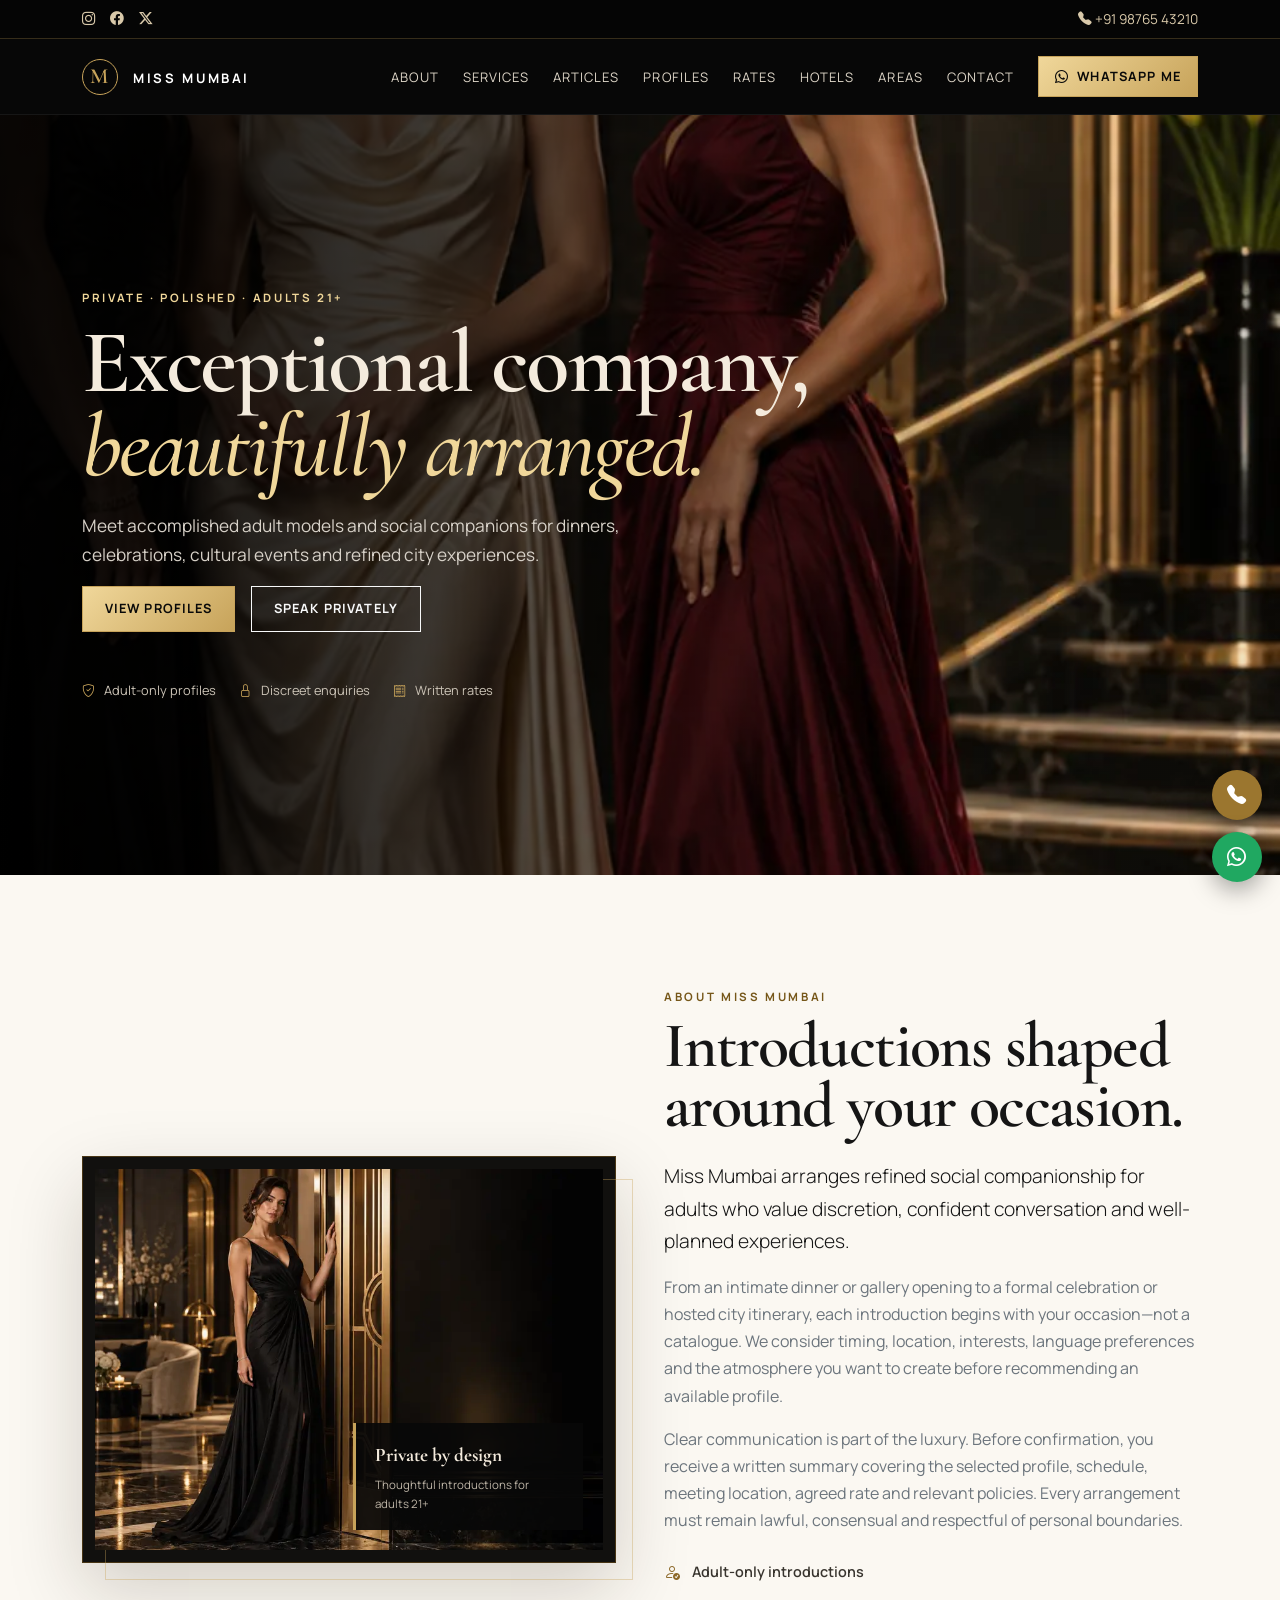
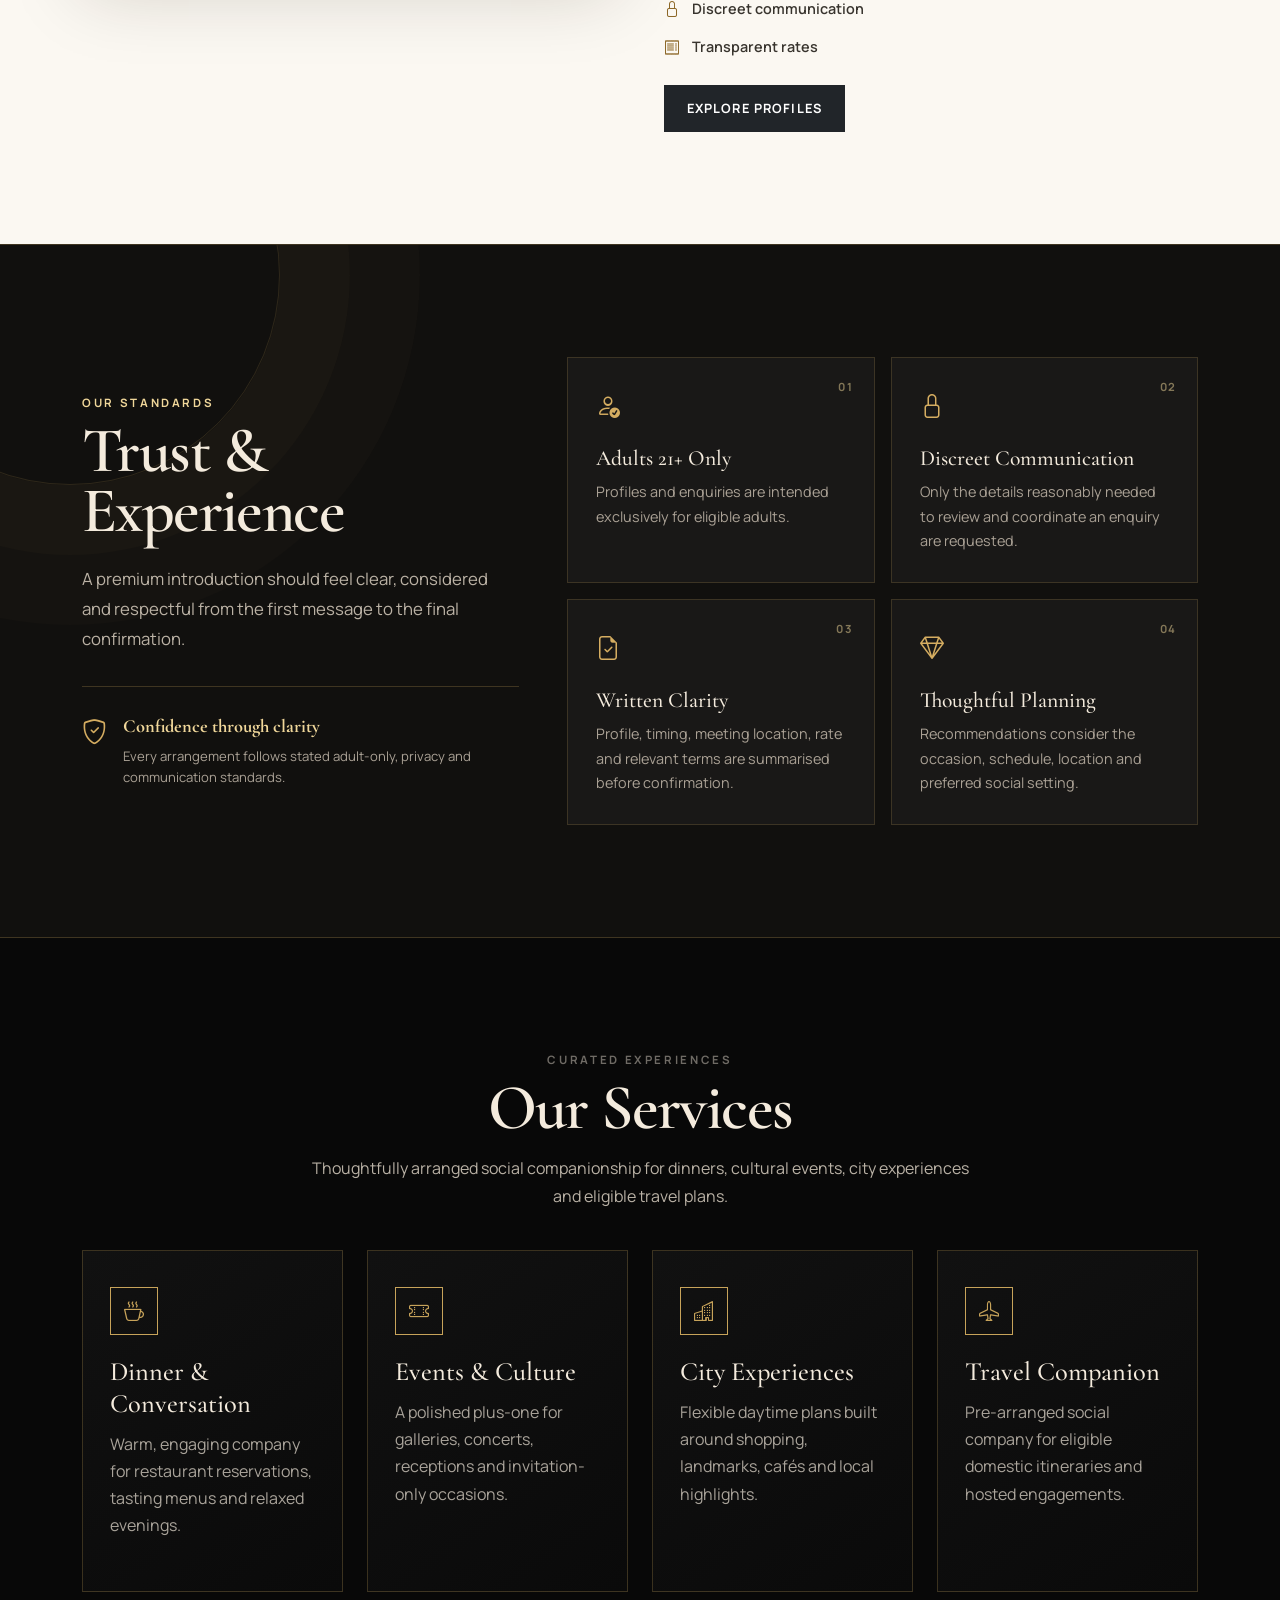
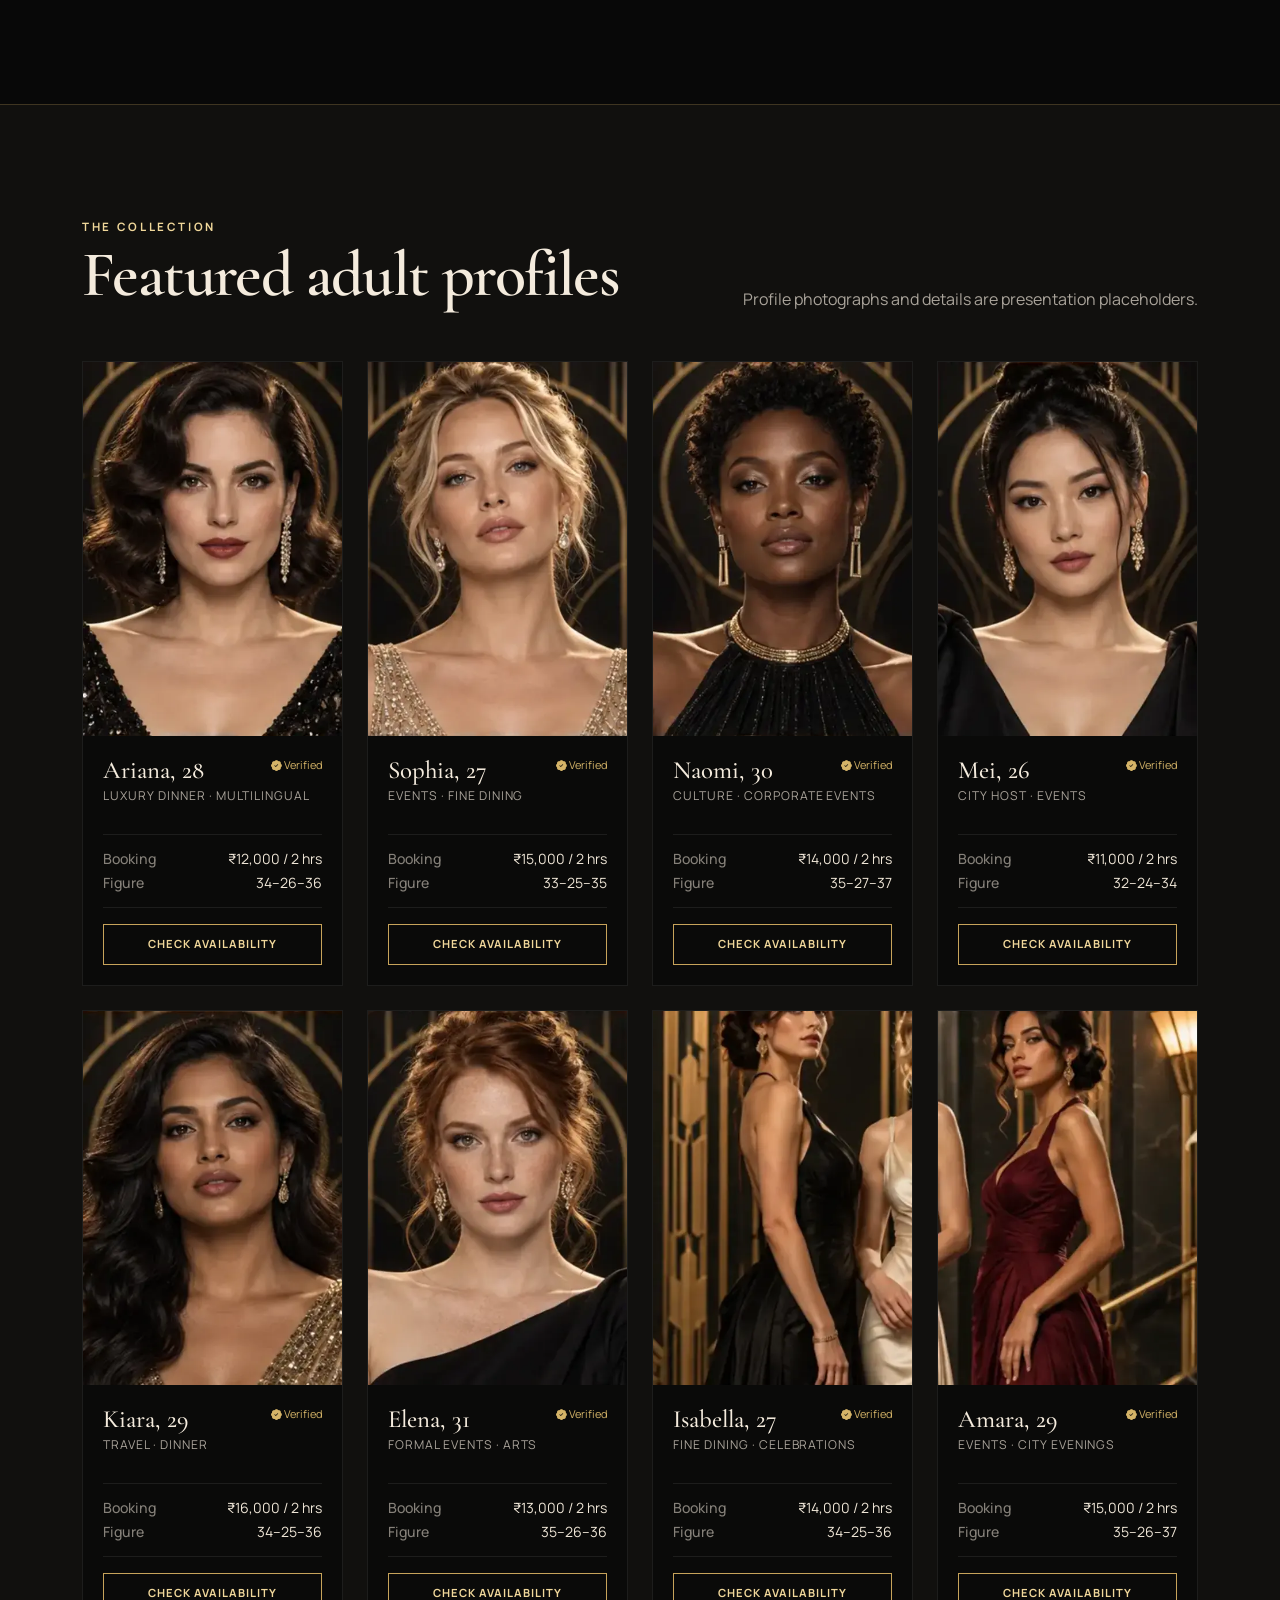
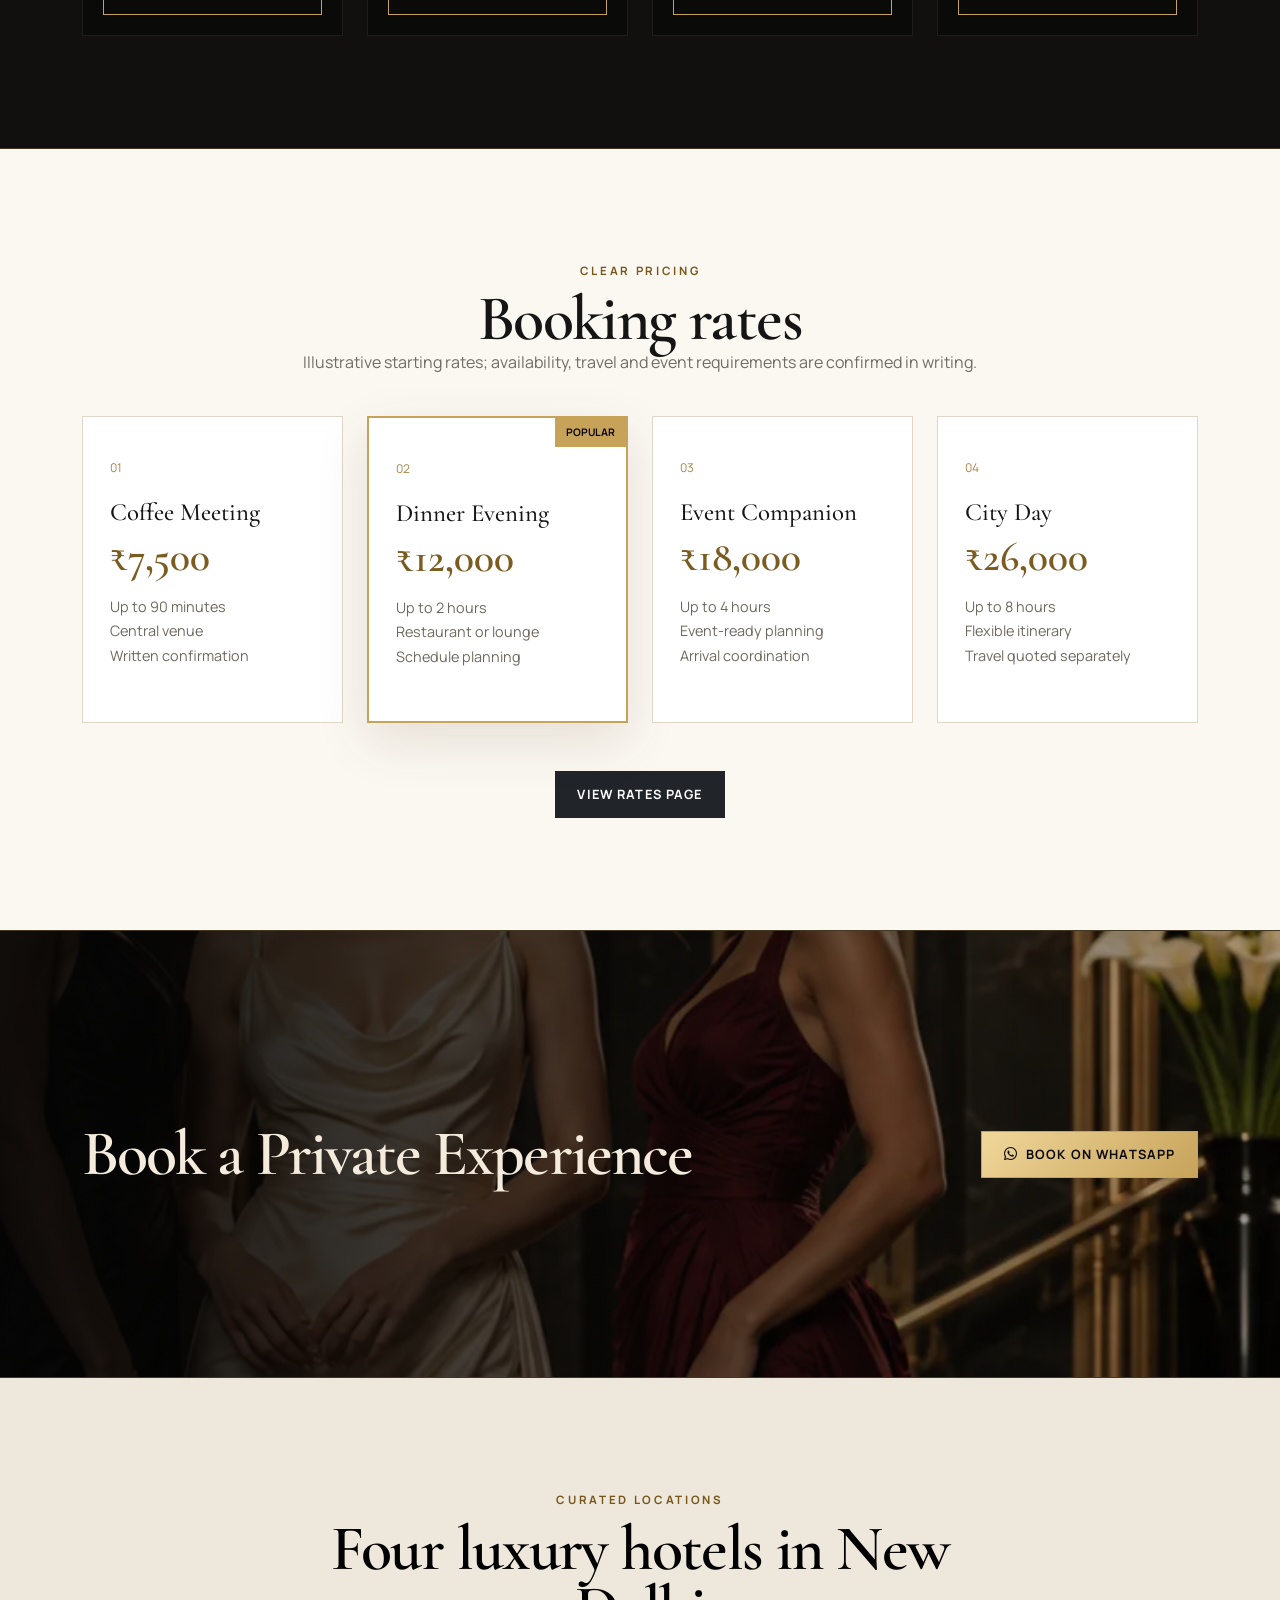
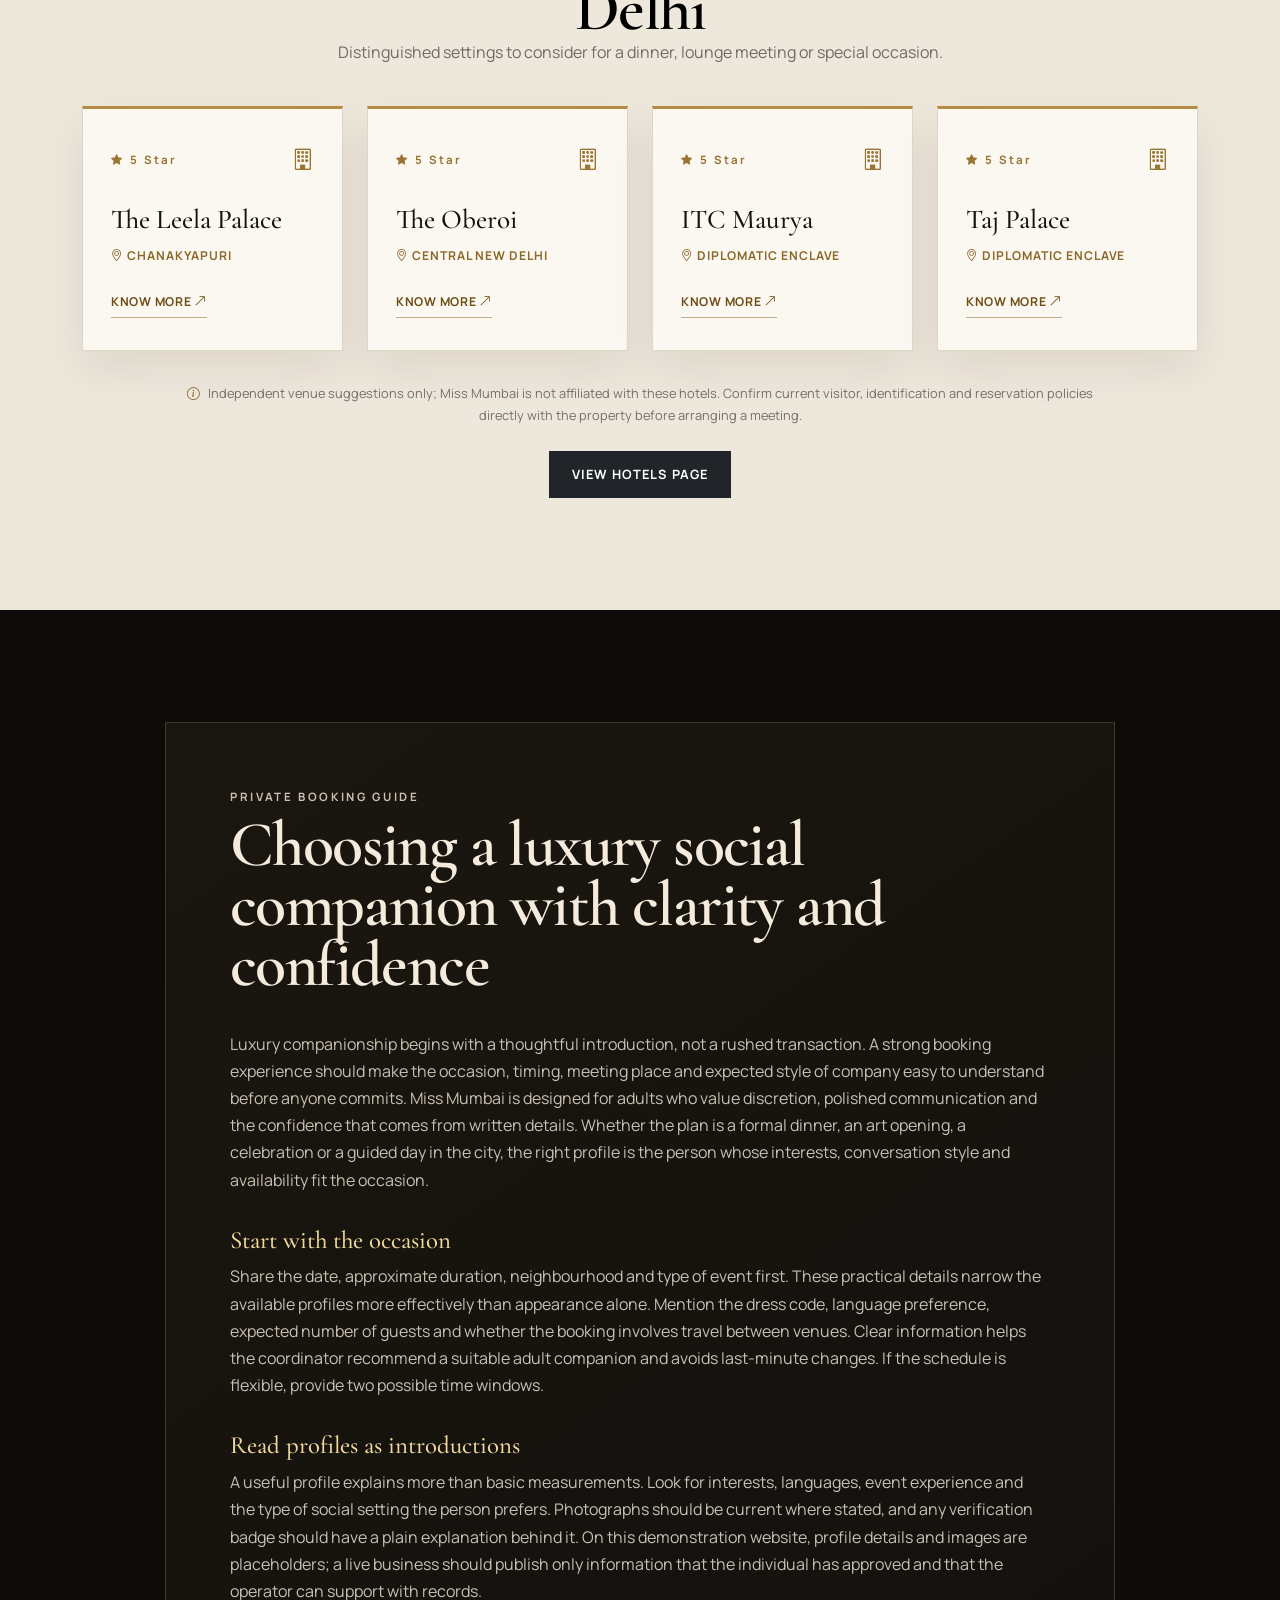
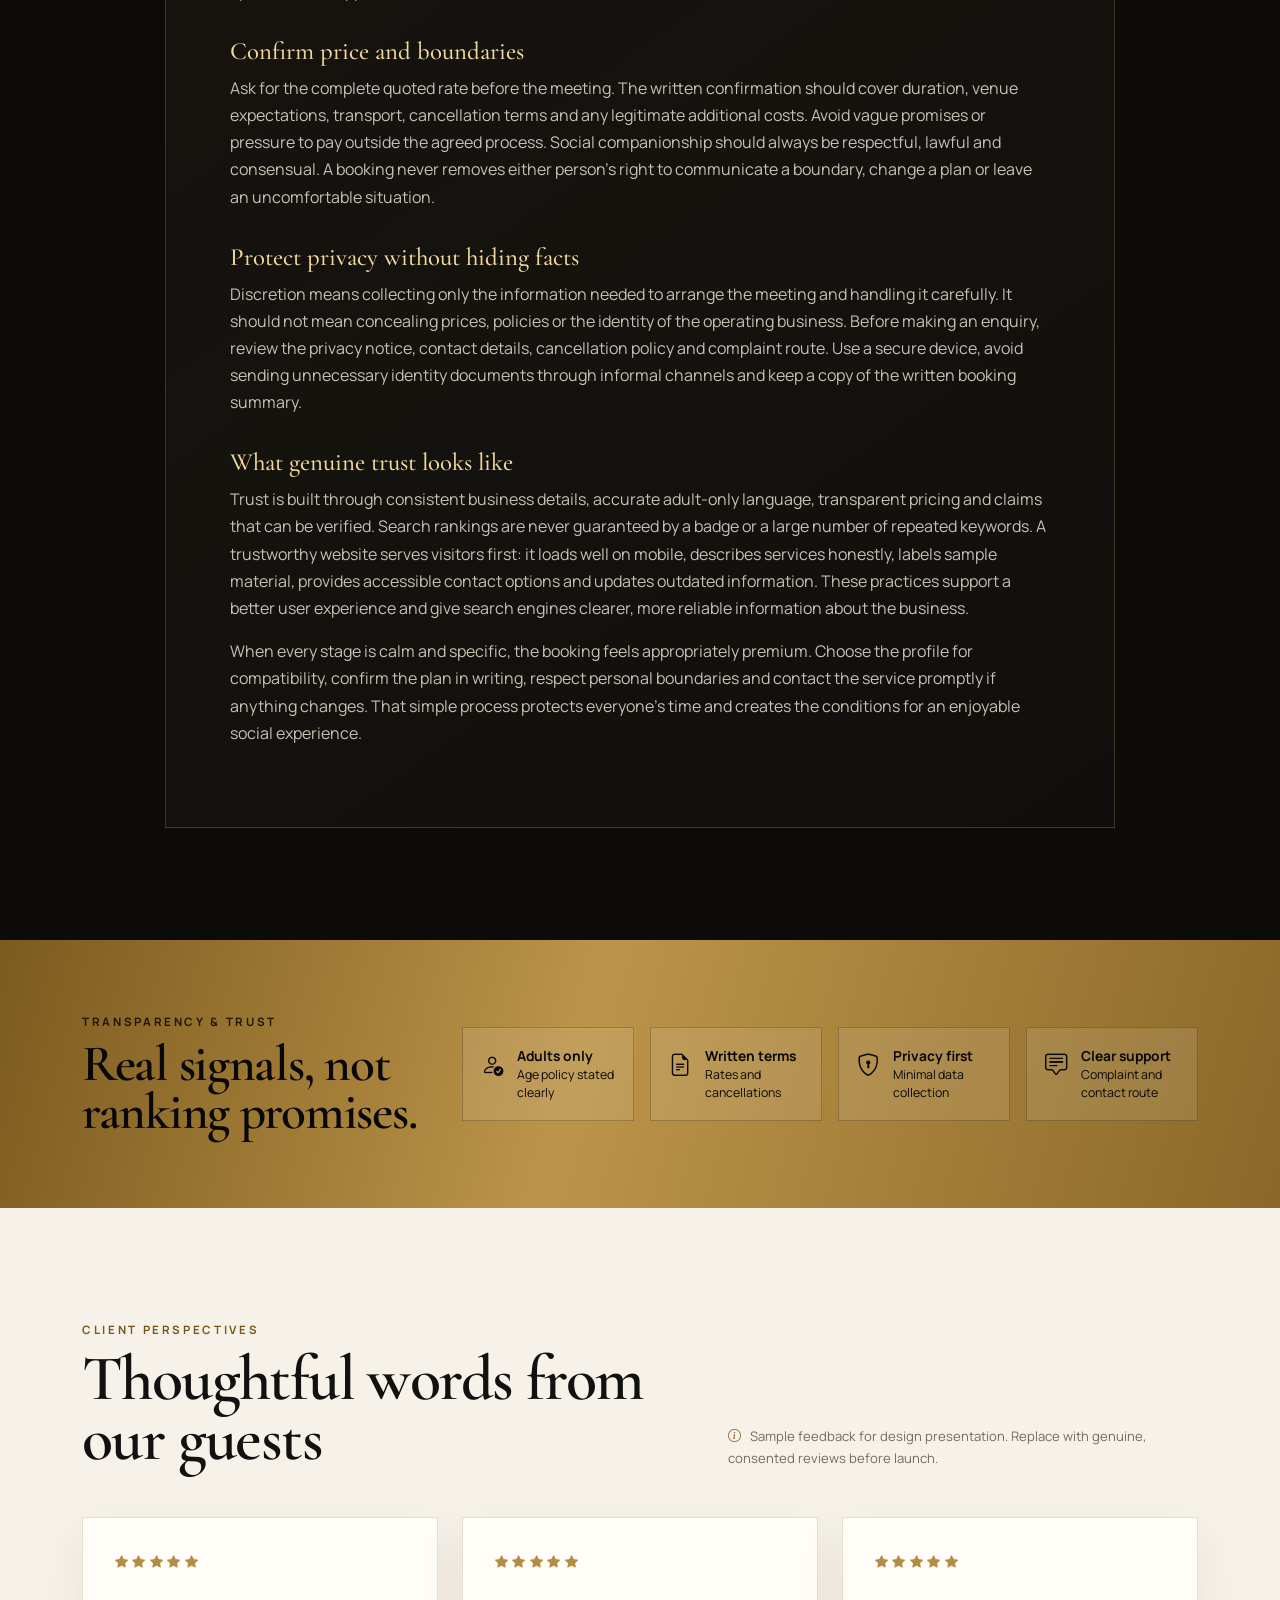
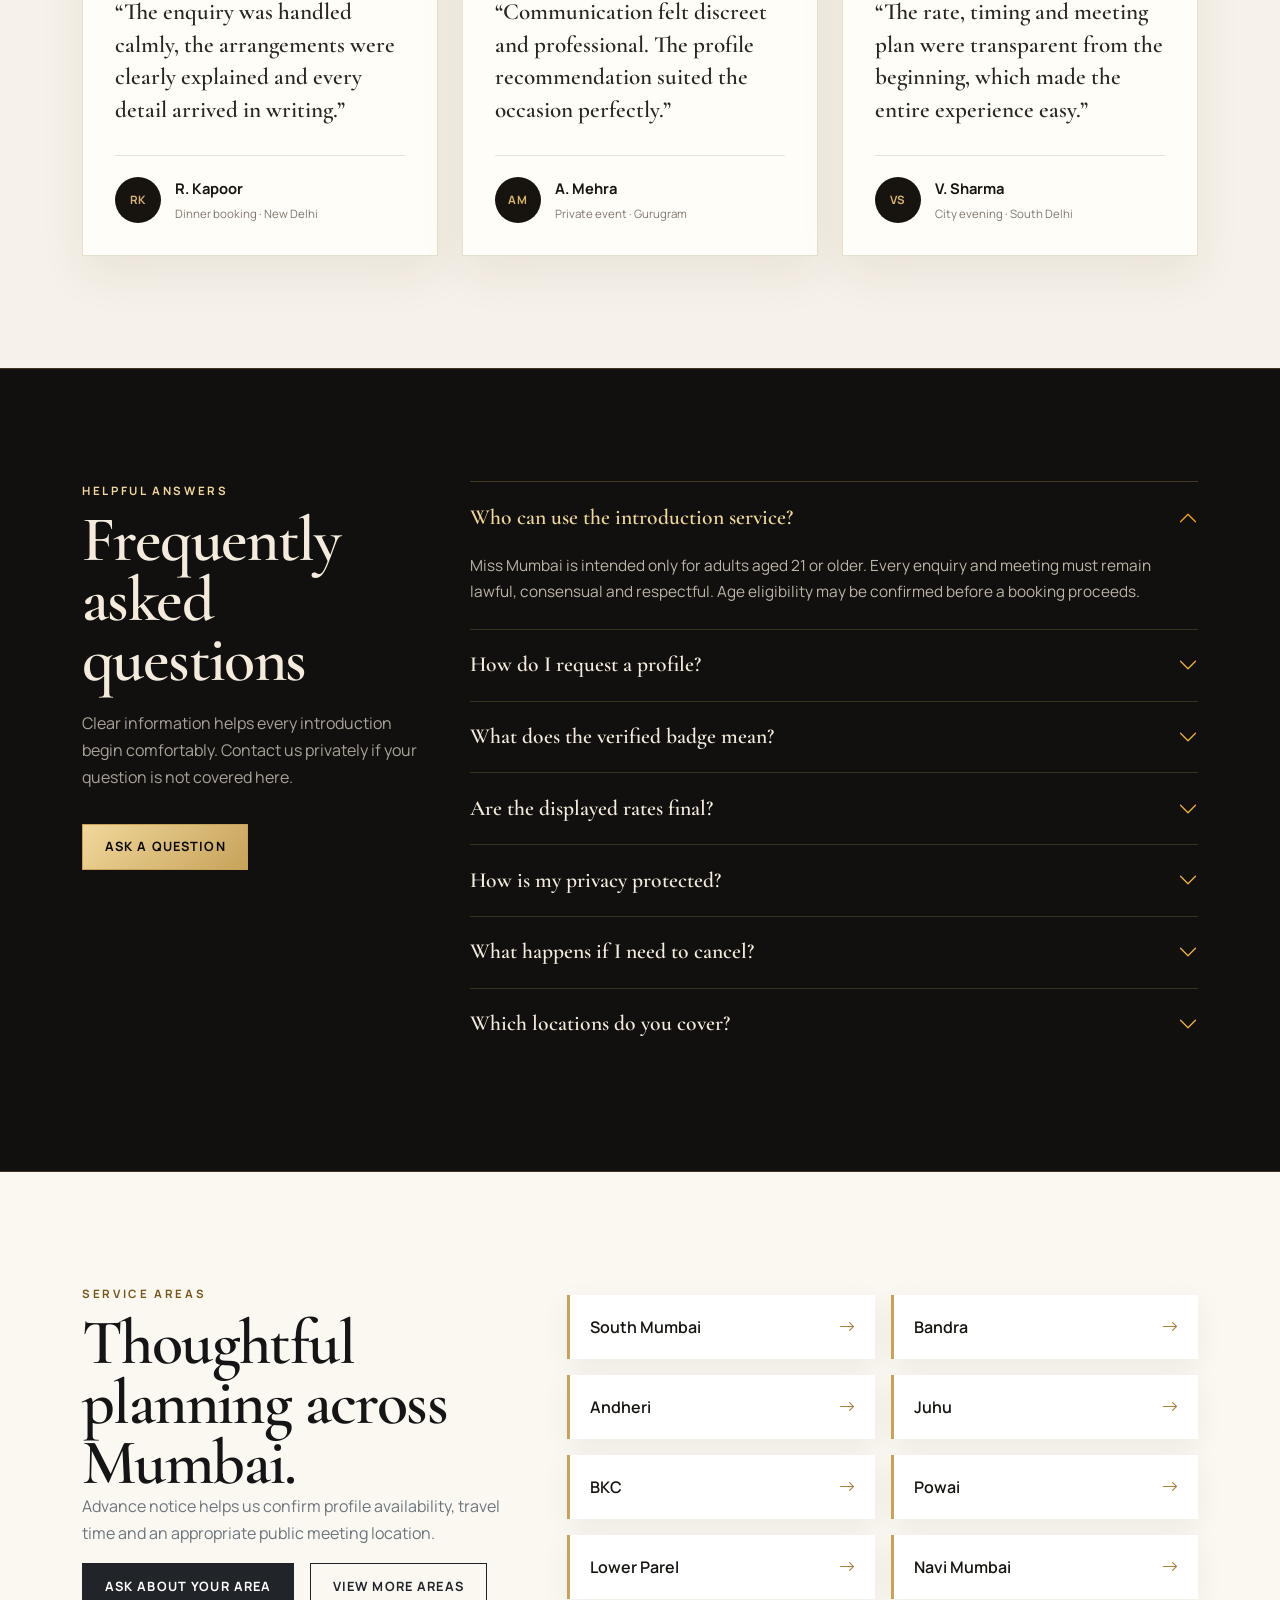
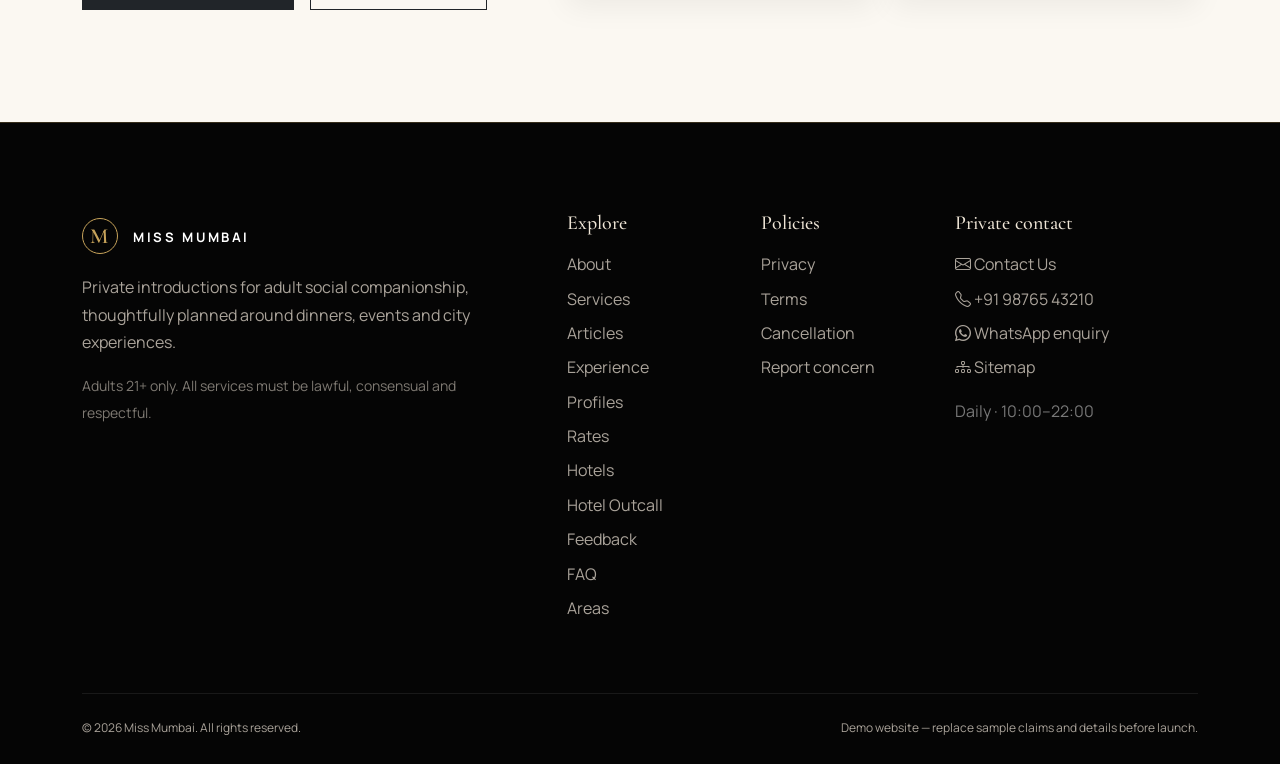
<file: index.html>
<!doctype html>
<html lang="en">
<head>
  <meta charset="utf-8">
  <meta name="viewport" content="width=device-width, initial-scale=1">
  <title>Miss Mumbai | Luxury Adult Models & Social Companions</title>
  <meta name="description" content="Discover tasteful adult model profiles, social companionship services, transparent booking rates, privacy standards, and service areas with Miss Mumbai.">
  <meta name="robots" content="index,follow,max-image-preview:large">
  <meta name="theme-color" content="#080808">
  <link rel="preconnect" href="https://cdn.jsdelivr.net">
  <link rel="preconnect" href="https://fonts.googleapis.com">
  <link rel="preconnect" href="https://fonts.gstatic.com" crossorigin>
  <link href="https://fonts.googleapis.com/css2?family=Cormorant+Garamond:wght@500;600;700&family=Manrope:wght@400;500;600;700&display=swap" rel="stylesheet">
  <link href="https://cdn.jsdelivr.net/npm/bootstrap@5.3.8/dist/css/bootstrap.min.css" rel="stylesheet">
  <link href="https://cdn.jsdelivr.net/npm/bootstrap-icons@1.11.3/font/bootstrap-icons.min.css" rel="stylesheet">
  <link rel="stylesheet" href="assets/styles.css">
  <link rel="stylesheet" href="assets/profiles.css">
  <script type="application/ld+json">
  {
    "@context":"https://schema.org",
    "@type":"ProfessionalService",
    "name":"Miss Mumbai",
    "description":"Adult model and social companionship enquiries for private dinners, events and city experiences.",
    "telephone":"+91-98765-43210",
    "areaServed":["South Mumbai","Bandra","Andheri","Juhu","BKC","Powai","Lower Parel","Navi Mumbai"],
    "priceRange":"₹₹₹",
    "url":"/"
  }
  </script>
</head>
<body>
  <a class="visually-hidden-focusable skip-link" href="#main">Skip to content</a>

  <div class="topbar">
    <div class="container-xl d-flex justify-content-between align-items-center">
      <div class="social-links" aria-label="Social media links">
        <a href="#" aria-label="Instagram"><i class="bi bi-instagram"></i></a>
        <a href="#" aria-label="Facebook"><i class="bi bi-facebook"></i></a>
        <a href="#" aria-label="X"><i class="bi bi-twitter-x"></i></a>
      </div>
      <a class="top-phone" href="tel:+919876543210"><i class="bi bi-telephone-fill"></i> +91 98765 43210</a>
    </div>
  </div>

  <nav class="navbar navbar-expand-lg navbar-dark sticky-top" aria-label="Primary navigation">
    <div class="container-xl">
      <a class="navbar-brand" href="#home"><span>M</span> MISS MUMBAI</a>
      <button class="navbar-toggler" type="button" data-bs-toggle="collapse" data-bs-target="#mainNav" aria-controls="mainNav" aria-expanded="false" aria-label="Toggle navigation">
        <span class="navbar-toggler-icon"></span>
      </button>
      <div class="collapse navbar-collapse" id="mainNav">
        <ul class="navbar-nav ms-auto align-items-lg-center gap-lg-2">
          <li class="nav-item"><a class="nav-link" href="about.html">About</a></li>
<li class="nav-item"><a class="nav-link" href="services.html">Services</a></li>
<li class="nav-item"><a class="nav-link" href="articles.html">Articles</a></li>

          <li class="nav-item"><a class="nav-link" href="profiles.html">Profiles</a></li>
          <li class="nav-item"><a class="nav-link" href="rates.html">Rates</a></li>
          <li class="nav-item"><a class="nav-link" href="hotels.html">Hotels</a></li>



          <li class="nav-item"><a class="nav-link" href="areas.html">Areas</a></li>
          <li class="nav-item"><a class="nav-link" href="contact.html">Contact</a></li>
          <li class="nav-item ms-lg-2"><a class="btn btn-gold btn-sm" href="https://wa.me/919876543210"><i class="bi bi-whatsapp me-1"></i> WhatsApp Me</a></li>
        </ul>
      </div>
    </div>
  </nav>

  <main id="main">
    <header class="hero" id="home">
      <picture class="hero-media" aria-hidden="true">
        <source media="(max-width: 767px)" srcset="assets/veloura-hero-mobile.webp">
        <img src="assets/veloura-hero-desktop.webp" alt="Three adult fashion models in elegant evening gowns inside an art-deco interior">
      </picture>
      <div class="hero-shade"></div>
      <div class="container-xl hero-content">
        <p class="eyebrow">Private · Polished · Adults 21+</p>
        <h1>Exceptional company,<br><em>beautifully arranged.</em></h1>
        <p class="hero-copy">Meet accomplished adult models and social companions for dinners, celebrations, cultural events and refined city experiences.</p>
        <div class="d-flex flex-wrap gap-3">
          <a class="btn btn-gold" href="profiles.html">View profiles</a>
          <a class="btn btn-outline-light" href="tel:+919876543210">Speak privately</a>
        </div>
        <div class="hero-proof" aria-label="Service highlights">
          <span><i class="bi bi-shield-check"></i> Adult-only profiles</span>
          <span><i class="bi bi-lock"></i> Discreet enquiries</span>
          <span><i class="bi bi-receipt"></i> Written rates</span>
        </div>
      </div>
    </header>

    <section class="section section-light" id="about">
      <div class="container-xl">
        <div class="row align-items-center g-5 g-xl-6">
          <div class="col-lg-6">
            <figure class="about-visual mb-0">
              <img src="assets/veloura-about.webp" width="800" height="600" loading="lazy" alt="Adult fashion model in a black evening gown beside a gold art-deco doorway">
              <figcaption><strong>Private by design</strong><span>Thoughtful introductions for adults 21+</span></figcaption>
            </figure>
          </div>
          <div class="col-lg-6 about-copy">
            <p class="eyebrow dark">About Miss Mumbai</p>
            <h2>Introductions shaped around your occasion.</h2>
            <p class="lead mt-4 mb-3">Miss Mumbai arranges refined social companionship for adults who value discretion, confident conversation and well-planned experiences.</p>
            <p class="text-secondary">From an intimate dinner or gallery opening to a formal celebration or hosted city itinerary, each introduction begins with your occasion—not a catalogue. We consider timing, location, interests, language preferences and the atmosphere you want to create before recommending an available profile.</p>
            <p class="text-secondary">Clear communication is part of the luxury. Before confirmation, you receive a written summary covering the selected profile, schedule, meeting location, agreed rate and relevant policies. Every arrangement must remain lawful, consensual and respectful of personal boundaries.</p>
            <div class="about-values" aria-label="Miss Mumbai service values">
              <span><i class="bi bi-person-check"></i> Adult-only introductions</span>
              <span><i class="bi bi-lock"></i> Discreet communication</span>
              <span><i class="bi bi-receipt"></i> Transparent rates</span>
            </div>
            <a class="btn btn-dark mt-4" href="profiles.html">Explore profiles</a>
          </div>
        </div>
      </div>
    </section>

    <section class="section section-ink trust-experience-section" id="experience">
      <div class="container-xl">
        <div class="row align-items-center g-5 g-xl-6">
          <div class="col-lg-5">
            <p class="eyebrow">Our standards</p>
            <h2>Trust &amp; Experience</h2>
            <p class="trust-experience-lead">A premium introduction should feel clear, considered and respectful from the first message to the final confirmation.</p>
            <div class="trust-experience-signature"><i class="bi bi-shield-check"></i><span><strong>Confidence through clarity</strong>Every arrangement follows stated adult-only, privacy and communication standards.</span></div>
          </div>
          <div class="col-lg-7">
            <div class="row g-3">
              <div class="col-sm-6"><article class="experience-card"><span>01</span><i class="bi bi-person-check"></i><h3>Adults 21+ Only</h3><p>Profiles and enquiries are intended exclusively for eligible adults.</p></article></div>
              <div class="col-sm-6"><article class="experience-card"><span>02</span><i class="bi bi-lock"></i><h3>Discreet Communication</h3><p>Only the details reasonably needed to review and coordinate an enquiry are requested.</p></article></div>
              <div class="col-sm-6"><article class="experience-card"><span>03</span><i class="bi bi-file-earmark-check"></i><h3>Written Clarity</h3><p>Profile, timing, meeting location, rate and relevant terms are summarised before confirmation.</p></article></div>
              <div class="col-sm-6"><article class="experience-card"><span>04</span><i class="bi bi-gem"></i><h3>Thoughtful Planning</h3><p>Recommendations consider the occasion, schedule, location and preferred social setting.</p></article></div>
            </div>
          </div>
        </div>
      </div>
    </section>

    <section class="section" id="services">
      <div class="container-xl">
        <div class="section-heading text-center mx-auto">
          <p class="eyebrow">Curated experiences</p>
          <h2>Our Services</h2>
          <p class="services-intro mt-3">Thoughtfully arranged social companionship for dinners, cultural events, city experiences and eligible travel plans.</p>
        </div>
        <div class="row g-4 mt-2">
          <div class="col-md-6 col-xl-3"><article class="service-card"><i class="bi bi-cup-hot"></i><h3>Dinner & Conversation</h3><p>Warm, engaging company for restaurant reservations, tasting menus and relaxed evenings.</p></article></div>
          <div class="col-md-6 col-xl-3"><article class="service-card"><i class="bi bi-ticket-perforated"></i><h3>Events & Culture</h3><p>A polished plus-one for galleries, concerts, receptions and invitation-only occasions.</p></article></div>
          <div class="col-md-6 col-xl-3"><article class="service-card"><i class="bi bi-buildings"></i><h3>City Experiences</h3><p>Flexible daytime plans built around shopping, landmarks, cafés and local highlights.</p></article></div>
          <div class="col-md-6 col-xl-3"><article class="service-card"><i class="bi bi-airplane"></i><h3>Travel Companion</h3><p>Pre-arranged social company for eligible domestic itineraries and hosted engagements.</p></article></div>
        </div>
      </div>
    </section>

    <section class="section section-ink" id="profiles">
      <div class="container-xl">
        <div class="d-lg-flex align-items-end justify-content-between mb-5">
          <div><p class="eyebrow">The collection</p><h2 class="mb-2">Featured adult profiles</h2></div>
          <p class="section-note mb-0">Profile photographs and details are presentation placeholders.</p>
        </div>
        <div class="row g-4">
          <div class="col-sm-6 col-xl-3"><article class="profile-card"><div class="profile-photo p1" role="img" aria-label="Adult brunette model in a black evening dress"></div><div class="profile-body"><div class="d-flex justify-content-between"><h3>Ariana, 28</h3><span class="verified"><i class="bi bi-patch-check-fill"></i> Verified</span></div><p class="profile-type">Luxury Dinner · Multilingual</p><dl><div><dt>Booking</dt><dd>₹12,000 / 2 hrs</dd></div><div><dt>Figure</dt><dd>34–26–36</dd></div></dl><a href="https://wa.me/919876543210?text=Hello%2C%20I%27d%20like%20to%20ask%20about%20Ariana." class="btn btn-profile">Check availability</a></div></article></div>
          <div class="col-sm-6 col-xl-3"><article class="profile-card"><div class="profile-photo p2" role="img" aria-label="Adult blonde model in a champagne evening dress"></div><div class="profile-body"><div class="d-flex justify-content-between"><h3>Sophia, 27</h3><span class="verified"><i class="bi bi-patch-check-fill"></i> Verified</span></div><p class="profile-type">Events · Fine Dining</p><dl><div><dt>Booking</dt><dd>₹15,000 / 2 hrs</dd></div><div><dt>Figure</dt><dd>33–25–35</dd></div></dl><a href="https://wa.me/919876543210?text=Hello%2C%20I%27d%20like%20to%20ask%20about%20Sophia." class="btn btn-profile">Check availability</a></div></article></div>
          <div class="col-sm-6 col-xl-3"><article class="profile-card"><div class="profile-photo p3" role="img" aria-label="Adult model with short natural hair in a black evening dress"></div><div class="profile-body"><div class="d-flex justify-content-between"><h3>Naomi, 30</h3><span class="verified"><i class="bi bi-patch-check-fill"></i> Verified</span></div><p class="profile-type">Culture · Corporate Events</p><dl><div><dt>Booking</dt><dd>₹14,000 / 2 hrs</dd></div><div><dt>Figure</dt><dd>35–27–37</dd></div></dl><a href="https://wa.me/919876543210?text=Hello%2C%20I%27d%20like%20to%20ask%20about%20Naomi." class="btn btn-profile">Check availability</a></div></article></div>
          <div class="col-sm-6 col-xl-3"><article class="profile-card"><div class="profile-photo p4" role="img" aria-label="Adult East Asian model in a black evening dress"></div><div class="profile-body"><div class="d-flex justify-content-between"><h3>Mei, 26</h3><span class="verified"><i class="bi bi-patch-check-fill"></i> Verified</span></div><p class="profile-type">City Host · Events</p><dl><div><dt>Booking</dt><dd>₹11,000 / 2 hrs</dd></div><div><dt>Figure</dt><dd>32–24–34</dd></div></dl><a href="https://wa.me/919876543210?text=Hello%2C%20I%27d%20like%20to%20ask%20about%20Mei." class="btn btn-profile">Check availability</a></div></article></div>
          <div class="col-sm-6 col-xl-3"><article class="profile-card"><div class="profile-photo p5" role="img" aria-label="Adult South Asian model in a champagne evening dress"></div><div class="profile-body"><div class="d-flex justify-content-between"><h3>Kiara, 29</h3><span class="verified"><i class="bi bi-patch-check-fill"></i> Verified</span></div><p class="profile-type">Travel · Dinner</p><dl><div><dt>Booking</dt><dd>₹16,000 / 2 hrs</dd></div><div><dt>Figure</dt><dd>34–25–36</dd></div></dl><a href="https://wa.me/919876543210?text=Hello%2C%20I%27d%20like%20to%20ask%20about%20Kiara." class="btn btn-profile">Check availability</a></div></article></div>
          <div class="col-sm-6 col-xl-3"><article class="profile-card"><div class="profile-photo p6" role="img" aria-label="Adult red-haired model in a black evening dress"></div><div class="profile-body"><div class="d-flex justify-content-between"><h3>Elena, 31</h3><span class="verified"><i class="bi bi-patch-check-fill"></i> Verified</span></div><p class="profile-type">Formal Events · Arts</p><dl><div><dt>Booking</dt><dd>₹13,000 / 2 hrs</dd></div><div><dt>Figure</dt><dd>35–26–36</dd></div></dl><a href="https://wa.me/919876543210?text=Hello%2C%20I%27d%20like%20to%20ask%20about%20Elena." class="btn btn-profile">Check availability</a></div></article></div>
          <div class="col-sm-6 col-xl-3"><article class="profile-card"><div class="profile-photo p7" role="img" aria-label="Adult dark-haired model in a black formal gown"></div><div class="profile-body"><div class="d-flex justify-content-between"><h3>Isabella, 27</h3><span class="verified"><i class="bi bi-patch-check-fill"></i> Verified</span></div><p class="profile-type">Fine Dining · Celebrations</p><dl><div><dt>Booking</dt><dd>₹14,000 / 2 hrs</dd></div><div><dt>Figure</dt><dd>34–25–36</dd></div></dl><a href="https://wa.me/919876543210?text=Hello%2C%20I%27d%20like%20to%20ask%20about%20Isabella." class="btn btn-profile">Check availability</a></div></article></div>
          <div class="col-sm-6 col-xl-3"><article class="profile-card"><div class="profile-photo p8" role="img" aria-label="Adult model in a burgundy formal gown"></div><div class="profile-body"><div class="d-flex justify-content-between"><h3>Amara, 29</h3><span class="verified"><i class="bi bi-patch-check-fill"></i> Verified</span></div><p class="profile-type">Events · City Evenings</p><dl><div><dt>Booking</dt><dd>₹15,000 / 2 hrs</dd></div><div><dt>Figure</dt><dd>35–26–37</dd></div></dl><a href="https://wa.me/919876543210?text=Hello%2C%20I%27d%20like%20to%20ask%20about%20Amara." class="btn btn-profile">Check availability</a></div></article></div>
        </div>
      </div>
    </section>

    <section class="section section-light" id="rates">
      <div class="container-xl">
        <div class="section-heading text-center mx-auto"><p class="eyebrow dark">Clear pricing</p><h2>Booking rates</h2><p>Illustrative starting rates; availability, travel and event requirements are confirmed in writing.</p></div>
        <div class="row g-4 mt-3 justify-content-center">
          <div class="col-md-6 col-xl-3"><div class="rate-card"><span>01</span><h3>Coffee Meeting</h3><strong>₹7,500</strong><p>Up to 90 minutes<br>Central venue<br>Written confirmation</p></div></div>
          <div class="col-md-6 col-xl-3"><div class="rate-card featured"><span>02</span><div class="popular">Popular</div><h3>Dinner Evening</h3><strong>₹12,000</strong><p>Up to 2 hours<br>Restaurant or lounge<br>Schedule planning</p></div></div>
          <div class="col-md-6 col-xl-3"><div class="rate-card"><span>03</span><h3>Event Companion</h3><strong>₹18,000</strong><p>Up to 4 hours<br>Event-ready planning<br>Arrival coordination</p></div></div>
          <div class="col-md-6 col-xl-3"><div class="rate-card"><span>04</span><h3>City Day</h3><strong>₹26,000</strong><p>Up to 8 hours<br>Flexible itinerary<br>Travel quoted separately</p></div></div>
        </div>
        <div class="text-center mt-5"><a class="btn btn-dark" href="rates.html">View Rates Page</a></div>
      </div>
    </section>

    <section class="booking-service-banner" aria-labelledby="bookingBannerTitle">
      <picture class="booking-banner-media" aria-hidden="true">
        <source media="(max-width: 767px)" srcset="assets/veloura-hero-mobile.webp">
        <img src="assets/veloura-hero-desktop.webp" alt="">
      </picture>
      <div class="booking-banner-overlay"></div>
      <div class="container-xl booking-banner-content">
        <div class="booking-banner-line">
          <h2 id="bookingBannerTitle">Book a Private Experience</h2>
          <a class="btn btn-gold" href="https://wa.me/919876543210?text=Hello%2C%20I%27d%20like%20to%20make%20a%20private%20booking%20enquiry."><i class="bi bi-whatsapp me-2"></i>Book on WhatsApp</a>
        </div>
      </div>
    </section>

    <section class="section hotel-section" id="hotels">
      <div class="container-xl">
        <div class="section-heading text-center mx-auto">
          <p class="eyebrow dark">Curated locations</p>
          <h2>Four luxury hotels in New Delhi</h2>
          <p>Distinguished settings to consider for a dinner, lounge meeting or special occasion.</p>
        </div>
        <div class="row g-4 mt-3">
          <div class="col-md-6 col-xl-3">
            <article class="hotel-card">
              <div class="hotel-card-top"><span class="hotel-rating" aria-label="Five-star hotel"><i class="bi bi-star-fill" aria-hidden="true"></i> 5 Star</span><i class="bi bi-building" aria-hidden="true"></i></div>
              <h3>The Leela Palace</h3>
              <p class="hotel-location"><i class="bi bi-geo-alt"></i> Chanakyapuri</p>
              <a href="https://www.theleela.com/the-leela-palace-new-delhi" target="_blank" rel="noopener noreferrer">Know More <i class="bi bi-arrow-up-right"></i></a>
            </article>
          </div>
          <div class="col-md-6 col-xl-3">
            <article class="hotel-card">
              <div class="hotel-card-top"><span class="hotel-rating" aria-label="Five-star hotel"><i class="bi bi-star-fill" aria-hidden="true"></i> 5 Star</span><i class="bi bi-building" aria-hidden="true"></i></div>
              <h3>The Oberoi</h3>
              <p class="hotel-location"><i class="bi bi-geo-alt"></i> Central New Delhi</p>
              <a href="https://www.oberoihotels.com/hotels-in-delhi/" target="_blank" rel="noopener noreferrer">Know More <i class="bi bi-arrow-up-right"></i></a>
            </article>
          </div>
          <div class="col-md-6 col-xl-3">
            <article class="hotel-card">
              <div class="hotel-card-top"><span class="hotel-rating" aria-label="Five-star hotel"><i class="bi bi-star-fill" aria-hidden="true"></i> 5 Star</span><i class="bi bi-building" aria-hidden="true"></i></div>
              <h3>ITC Maurya</h3>
              <p class="hotel-location"><i class="bi bi-geo-alt"></i> Diplomatic Enclave</p>
              <a href="https://www.itchotels.com/in/en/itcmaurya-new-delhi" target="_blank" rel="noopener noreferrer">Know More <i class="bi bi-arrow-up-right"></i></a>
            </article>
          </div>
          <div class="col-md-6 col-xl-3">
            <article class="hotel-card">
              <div class="hotel-card-top"><span class="hotel-rating" aria-label="Five-star hotel"><i class="bi bi-star-fill" aria-hidden="true"></i> 5 Star</span><i class="bi bi-building" aria-hidden="true"></i></div>
              <h3>Taj Palace</h3>
              <p class="hotel-location"><i class="bi bi-geo-alt"></i> Diplomatic Enclave</p>
              <a href="https://www.tajhotels.com/en-in/hotels/taj-palace-new-delhi" target="_blank" rel="noopener noreferrer">Know More <i class="bi bi-arrow-up-right"></i></a>
            </article>
          </div>
        </div>
        <p class="hotel-note"><i class="bi bi-info-circle"></i> Independent venue suggestions only; Miss Mumbai is not affiliated with these hotels. Confirm current visitor, identification and reservation policies directly with the property before arranging a meeting.</p>
        <div class="text-center mt-4"><a class="btn btn-dark" href="hotels.html">View Hotels Page</a></div>
      </div>
    </section>

    <section class="section editorial" id="guide">
      <div class="container-xl">
        <div class="editorial-wrap">
          <p class="eyebrow">Private booking guide</p>
          <h2>Choosing a luxury social companion with clarity and confidence</h2>
          <p>Luxury companionship begins with a thoughtful introduction, not a rushed transaction. A strong booking experience should make the occasion, timing, meeting place and expected style of company easy to understand before anyone commits. Miss Mumbai is designed for adults who value discretion, polished communication and the confidence that comes from written details. Whether the plan is a formal dinner, an art opening, a celebration or a guided day in the city, the right profile is the person whose interests, conversation style and availability fit the occasion.</p>
          <h3>Start with the occasion</h3>
          <p>Share the date, approximate duration, neighbourhood and type of event first. These practical details narrow the available profiles more effectively than appearance alone. Mention the dress code, language preference, expected number of guests and whether the booking involves travel between venues. Clear information helps the coordinator recommend a suitable adult companion and avoids last-minute changes. If the schedule is flexible, provide two possible time windows.</p>
          <h3>Read profiles as introductions</h3>
          <p>A useful profile explains more than basic measurements. Look for interests, languages, event experience and the type of social setting the person prefers. Photographs should be current where stated, and any verification badge should have a plain explanation behind it. On this demonstration website, profile details and images are placeholders; a live business should publish only information that the individual has approved and that the operator can support with records.</p>
          <h3>Confirm price and boundaries</h3>
          <p>Ask for the complete quoted rate before the meeting. The written confirmation should cover duration, venue expectations, transport, cancellation terms and any legitimate additional costs. Avoid vague promises or pressure to pay outside the agreed process. Social companionship should always be respectful, lawful and consensual. A booking never removes either person’s right to communicate a boundary, change a plan or leave an uncomfortable situation.</p>
          <h3>Protect privacy without hiding facts</h3>
          <p>Discretion means collecting only the information needed to arrange the meeting and handling it carefully. It should not mean concealing prices, policies or the identity of the operating business. Before making an enquiry, review the privacy notice, contact details, cancellation policy and complaint route. Use a secure device, avoid sending unnecessary identity documents through informal channels and keep a copy of the written booking summary.</p>
          <h3>What genuine trust looks like</h3>
          <p>Trust is built through consistent business details, accurate adult-only language, transparent pricing and claims that can be verified. Search rankings are never guaranteed by a badge or a large number of repeated keywords. A trustworthy website serves visitors first: it loads well on mobile, describes services honestly, labels sample material, provides accessible contact options and updates outdated information. These practices support a better user experience and give search engines clearer, more reliable information about the business.</p>
          <p>When every stage is calm and specific, the booking feels appropriately premium. Choose the profile for compatibility, confirm the plan in writing, respect personal boundaries and contact the service promptly if anything changes. That simple process protects everyone’s time and creates the conditions for an enjoyable social experience.</p>
        </div>
      </div>
    </section>

    <section class="trust-band" id="trust">
      <div class="container-xl">
        <div class="row align-items-center g-4">
          <div class="col-lg-4"><p class="eyebrow mb-2">Transparency & trust</p><h2>Real signals, not ranking promises.</h2></div>
          <div class="col-lg-8"><div class="row g-3">
            <div class="col-sm-6 col-xl-3"><div class="trust-item"><i class="bi bi-person-check"></i><span><strong>Adults only</strong>Age policy stated clearly</span></div></div>
            <div class="col-sm-6 col-xl-3"><div class="trust-item"><i class="bi bi-file-earmark-text"></i><span><strong>Written terms</strong>Rates and cancellations</span></div></div>
            <div class="col-sm-6 col-xl-3"><div class="trust-item"><i class="bi bi-shield-lock"></i><span><strong>Privacy first</strong>Minimal data collection</span></div></div>
            <div class="col-sm-6 col-xl-3"><div class="trust-item"><i class="bi bi-chat-square-text"></i><span><strong>Clear support</strong>Complaint and contact route</span></div></div>
          </div></div>
        </div>
      </div>
    </section>

    <section class="section feedback-section" id="feedback">
      <div class="container-xl">
        <div class="d-lg-flex align-items-end justify-content-between gap-4 mb-5">
          <div>
            <p class="eyebrow dark">Client perspectives</p>
            <h2>Thoughtful words from our guests</h2>
          </div>
          <p class="feedback-disclaimer mb-0"><i class="bi bi-info-circle"></i> Sample feedback for design presentation. Replace with genuine, consented reviews before launch.</p>
        </div>
        <div class="row g-4">
          <div class="col-md-6 col-xl-4">
            <article class="feedback-card">
              <div class="feedback-stars" aria-label="Five out of five stars"><i class="bi bi-star-fill"></i><i class="bi bi-star-fill"></i><i class="bi bi-star-fill"></i><i class="bi bi-star-fill"></i><i class="bi bi-star-fill"></i></div>
              <blockquote>“The enquiry was handled calmly, the arrangements were clearly explained and every detail arrived in writing.”</blockquote>
              <div class="feedback-author"><span>RK</span><div><strong>R. Kapoor</strong><small>Dinner booking · New Delhi</small></div></div>
            </article>
          </div>
          <div class="col-md-6 col-xl-4">
            <article class="feedback-card">
              <div class="feedback-stars" aria-label="Five out of five stars"><i class="bi bi-star-fill"></i><i class="bi bi-star-fill"></i><i class="bi bi-star-fill"></i><i class="bi bi-star-fill"></i><i class="bi bi-star-fill"></i></div>
              <blockquote>“Communication felt discreet and professional. The profile recommendation suited the occasion perfectly.”</blockquote>
              <div class="feedback-author"><span>AM</span><div><strong>A. Mehra</strong><small>Private event · Gurugram</small></div></div>
            </article>
          </div>
          <div class="col-md-6 col-xl-4">
            <article class="feedback-card">
              <div class="feedback-stars" aria-label="Five out of five stars"><i class="bi bi-star-fill"></i><i class="bi bi-star-fill"></i><i class="bi bi-star-fill"></i><i class="bi bi-star-fill"></i><i class="bi bi-star-fill"></i></div>
              <blockquote>“The rate, timing and meeting plan were transparent from the beginning, which made the entire experience easy.”</blockquote>
              <div class="feedback-author"><span>VS</span><div><strong>V. Sharma</strong><small>City evening · South Delhi</small></div></div>
            </article>
          </div>
        </div>
      </div>
    </section>

    <section class="section section-ink faq-section" id="faq">
      <div class="container-xl">
        <div class="row g-5">
          <div class="col-lg-4">
            <p class="eyebrow">Helpful answers</p>
            <h2>Frequently asked questions</h2>
            <p class="faq-intro">Clear information helps every introduction begin comfortably. Contact us privately if your question is not covered here.</p>
            <a class="btn btn-gold mt-3" href="https://wa.me/919876543210">Ask a question</a>
          </div>
          <div class="col-lg-8">
            <div class="accordion accordion-flush luxury-accordion" id="missMumbaiFaq">
              <div class="accordion-item">
                <h3 class="accordion-header"><button class="accordion-button" type="button" data-bs-toggle="collapse" data-bs-target="#faqOne" aria-expanded="true" aria-controls="faqOne">Who can use the introduction service?</button></h3>
                <div id="faqOne" class="accordion-collapse collapse show" data-bs-parent="#missMumbaiFaq"><div class="accordion-body">Miss Mumbai is intended only for adults aged 21 or older. Every enquiry and meeting must remain lawful, consensual and respectful. Age eligibility may be confirmed before a booking proceeds.</div></div>
              </div>
              <div class="accordion-item">
                <h3 class="accordion-header"><button class="accordion-button collapsed" type="button" data-bs-toggle="collapse" data-bs-target="#faqTwo" aria-expanded="false" aria-controls="faqTwo">How do I request a profile?</button></h3>
                <div id="faqTwo" class="accordion-collapse collapse" data-bs-parent="#missMumbaiFaq"><div class="accordion-body">Send the preferred profile name together with the date, approximate duration, occasion and neighbourhood. We will confirm availability and provide a written summary before any arrangement is accepted.</div></div>
              </div>
              <div class="accordion-item">
                <h3 class="accordion-header"><button class="accordion-button collapsed" type="button" data-bs-toggle="collapse" data-bs-target="#faqThree" aria-expanded="false" aria-controls="faqThree">What does the verified badge mean?</button></h3>
                <div id="faqThree" class="accordion-collapse collapse" data-bs-parent="#missMumbaiFaq"><div class="accordion-body">On a live website, a verified badge should mean the operator has completed its documented identity and adult-age checks. The current profiles are demonstration content, so their badges must be replaced with accurate claims before commercial use.</div></div>
              </div>
              <div class="accordion-item">
                <h3 class="accordion-header"><button class="accordion-button collapsed" type="button" data-bs-toggle="collapse" data-bs-target="#faqFour" aria-expanded="false" aria-controls="faqFour">Are the displayed rates final?</button></h3>
                <div id="faqFour" class="accordion-collapse collapse" data-bs-parent="#missMumbaiFaq"><div class="accordion-body">The displayed prices are illustrative starting rates. The final written quote can vary by profile, duration, location, travel requirements and occasion. No additional charge should be assumed unless it appears in the confirmed summary.</div></div>
              </div>
              <div class="accordion-item">
                <h3 class="accordion-header"><button class="accordion-button collapsed" type="button" data-bs-toggle="collapse" data-bs-target="#faqFive" aria-expanded="false" aria-controls="faqFive">How is my privacy protected?</button></h3>
                <div id="faqFive" class="accordion-collapse collapse" data-bs-parent="#missMumbaiFaq"><div class="accordion-body">Only information reasonably required to review and coordinate an enquiry should be requested. Avoid sharing unnecessary identity documents or sensitive details through informal channels, and review the published privacy notice before booking.</div></div>
              </div>
              <div class="accordion-item">
                <h3 class="accordion-header"><button class="accordion-button collapsed" type="button" data-bs-toggle="collapse" data-bs-target="#faqSix" aria-expanded="false" aria-controls="faqSix">What happens if I need to cancel?</button></h3>
                <div id="faqSix" class="accordion-collapse collapse" data-bs-parent="#missMumbaiFaq"><div class="accordion-body">Cancellation terms should be included with the written confirmation. Contact the coordinator as early as possible if plans change; applicable fees depend on the notice period, travel already arranged and the confirmed policy.</div></div>
              </div>
              <div class="accordion-item">
                <h3 class="accordion-header"><button class="accordion-button collapsed" type="button" data-bs-toggle="collapse" data-bs-target="#faqSeven" aria-expanded="false" aria-controls="faqSeven">Which locations do you cover?</button></h3>
                <div id="faqSeven" class="accordion-collapse collapse" data-bs-parent="#missMumbaiFaq"><div class="accordion-body">The listed service areas include South Mumbai, Bandra, Andheri, Juhu, BKC, Powai, Lower Parel, Worli, Santacruz, Goregaon, Thane and Navi Mumbai. Availability and travel time are confirmed individually for each enquiry.</div></div>
              </div>
            </div>
          </div>
        </div>
      </div>
    </section>

    <section class="section section-light" id="areas">
      <div class="container-xl">
        <div class="row g-5 align-items-center">
          <div class="col-lg-5"><p class="eyebrow dark">Service areas</p><h2>Thoughtful planning across Mumbai.</h2><p class="text-secondary">Advance notice helps us confirm profile availability, travel time and an appropriate public meeting location.</p><div class="d-flex flex-wrap gap-3"><a class="btn btn-dark" href="tel:+919876543210">Ask about your area</a><a class="btn btn-outline-dark" href="areas.html">View More Areas</a></div></div>
          <div class="col-lg-7"><div class="area-grid"><a href="areas.html#south-mumbai">South Mumbai <i class="bi bi-arrow-right"></i></a><a href="areas.html#bandra">Bandra <i class="bi bi-arrow-right"></i></a><a href="areas.html#andheri">Andheri <i class="bi bi-arrow-right"></i></a><a href="areas.html#juhu">Juhu <i class="bi bi-arrow-right"></i></a><a href="areas.html#bkc">BKC <i class="bi bi-arrow-right"></i></a><a href="areas.html#powai">Powai <i class="bi bi-arrow-right"></i></a><a href="areas.html#lower-parel">Lower Parel <i class="bi bi-arrow-right"></i></a><a href="areas.html#navi-mumbai">Navi Mumbai <i class="bi bi-arrow-right"></i></a></div></div>
        </div>
      </div>
    </section>
  </main>

  <footer>
    <div class="container-xl">
      <div class="row g-5">
        <div class="col-lg-5"><a class="footer-brand" href="#home"><span>M</span> MISS MUMBAI</a><p>Private introductions for adult social companionship, thoughtfully planned around dinners, events and city experiences.</p><small>Adults 21+ only. All services must be lawful, consensual and respectful.</small></div>
        <div class="col-6 col-lg-2"><h3>Explore</h3><a href="about.html">About</a><a href="services.html">Services</a><a href="articles.html">Articles</a><a href="#experience">Experience</a><a href="profiles.html">Profiles</a><a href="rates.html">Rates</a><a href="hotels.html">Hotels</a><a href="hotel-outcall.html">Hotel Outcall</a><a href="#feedback">Feedback</a><a href="#faq">FAQ</a><a href="areas.html">Areas</a></div>
        <div class="col-6 col-lg-2"><h3>Policies</h3><a href="#trust">Privacy</a><a href="#trust">Terms</a><a href="#trust">Cancellation</a><a href="#trust">Report concern</a></div>
        <div class="col-lg-3"><h3>Private contact</h3><a href="contact.html"><i class="bi bi-envelope"></i> Contact Us</a><a href="tel:+919876543210"><i class="bi bi-telephone"></i> +91 98765 43210</a><a href="https://wa.me/919876543210"><i class="bi bi-whatsapp"></i> WhatsApp enquiry</a><a href="sitemap.html"><i class="bi bi-diagram-3"></i> Sitemap</a><p class="hours">Daily · 10:00–22:00</p></div>
      </div>
      <div class="footer-bottom"><span>© <span id="year"></span> Miss Mumbai. All rights reserved.</span><span>Demo website — replace sample claims and details before launch.</span></div>
    </div>
  </footer>

  <div class="floating-contact" aria-label="Quick contact">
    <a class="float-call" href="tel:+919876543210" aria-label="Call Miss Mumbai"><i class="bi bi-telephone-fill"></i></a>
    <a class="float-whatsapp" href="https://wa.me/919876543210" aria-label="Message Miss Mumbai on WhatsApp"><i class="bi bi-whatsapp"></i></a>
  </div>

  <script src="https://cdn.jsdelivr.net/npm/bootstrap@5.3.8/dist/js/bootstrap.bundle.min.js"></script>
  <script src="assets/site.js"></script>
</body>
</html>
</file>
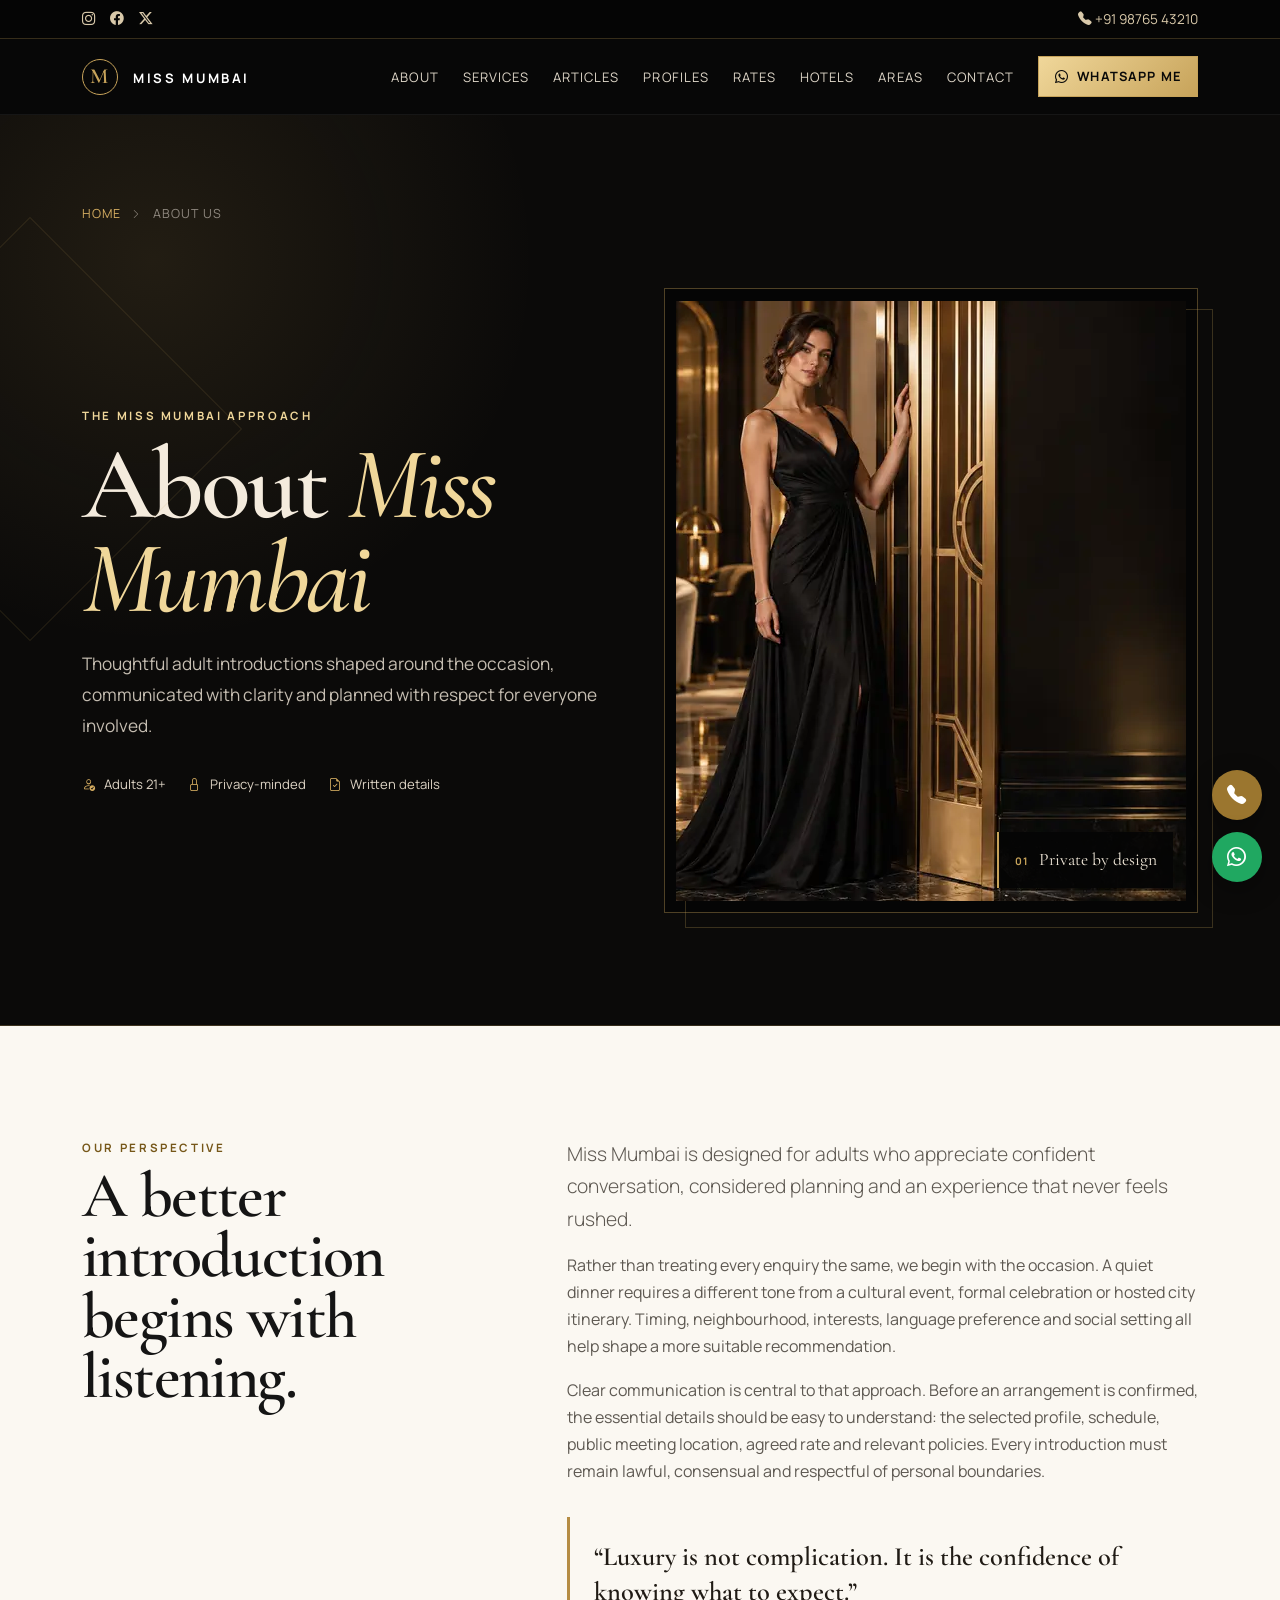
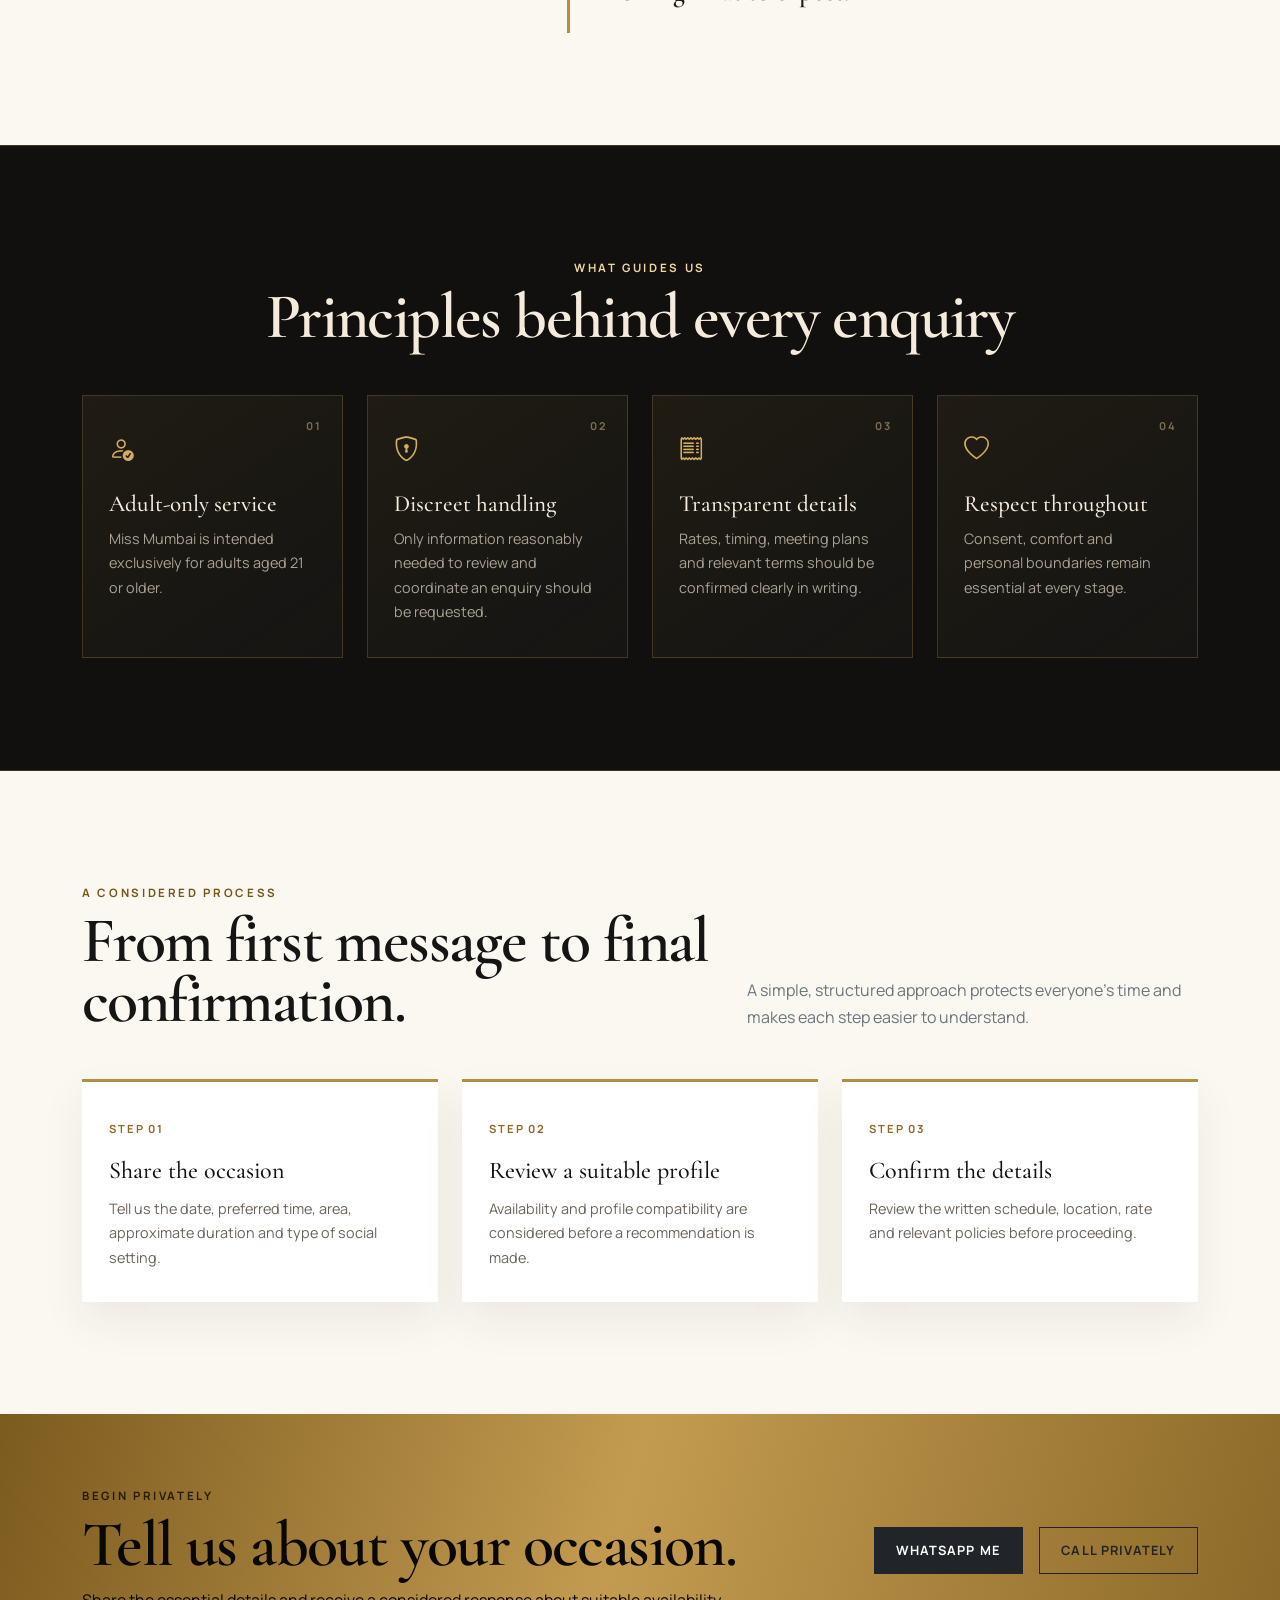
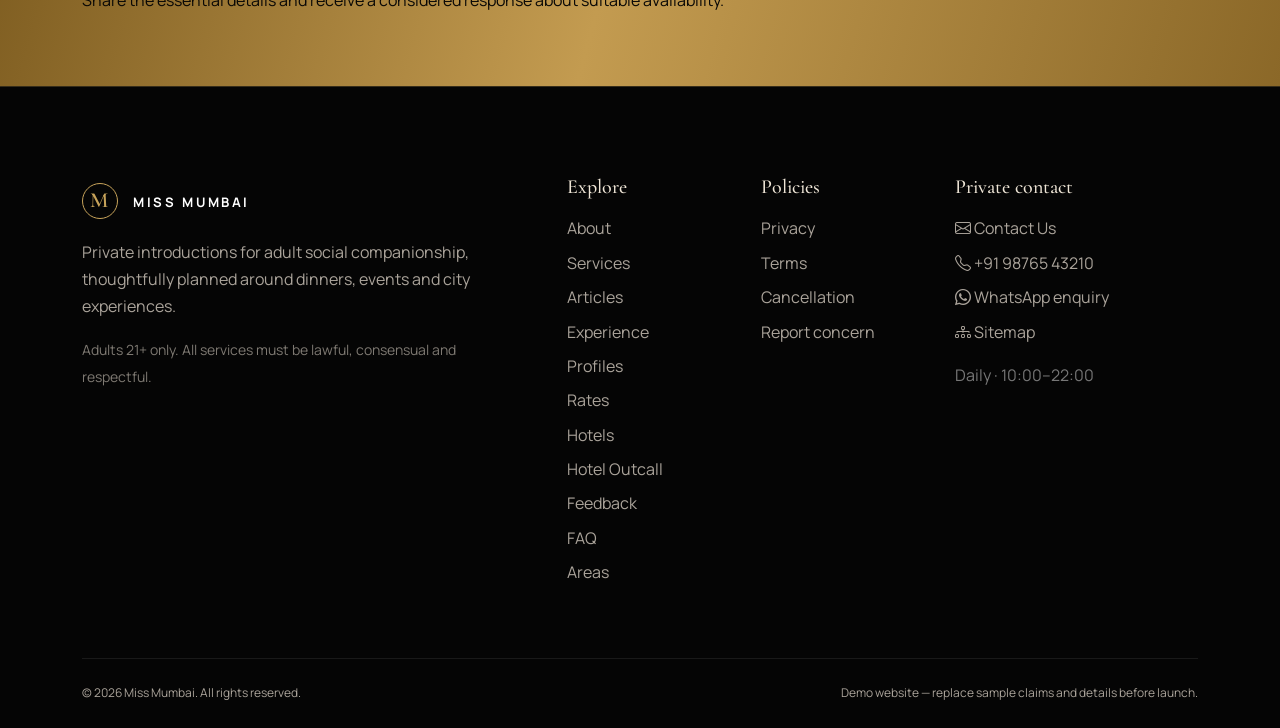
<file: about.html>
<!doctype html>
<html lang="en">
<head>
  <meta charset="utf-8">
  <meta name="viewport" content="width=device-width, initial-scale=1">
  <title>About Miss Mumbai | Private Adult Social Introductions</title>
  <meta name="description" content="Learn about Miss Mumbai's thoughtful approach to adult social introductions, discreet communication, written clarity and experience-led planning.">
  <meta name="robots" content="index,follow,max-image-preview:large">
  <meta name="theme-color" content="#080808">
  <link rel="preconnect" href="https://cdn.jsdelivr.net">
  <link rel="preconnect" href="https://fonts.googleapis.com">
  <link rel="preconnect" href="https://fonts.gstatic.com" crossorigin>
  <link href="https://fonts.googleapis.com/css2?family=Cormorant+Garamond:wght@500;600;700&family=Manrope:wght@400;500;600;700&display=swap" rel="stylesheet">
  <link href="https://cdn.jsdelivr.net/npm/bootstrap@5.3.8/dist/css/bootstrap.min.css" rel="stylesheet">
  <link href="https://cdn.jsdelivr.net/npm/bootstrap-icons@1.11.3/font/bootstrap-icons.min.css" rel="stylesheet">
  <link rel="stylesheet" href="assets/styles.css">
  <link rel="stylesheet" href="assets/profiles.css">
  <script type="application/ld+json">
  {
    "@context":"https://schema.org",
    "@type":"AboutPage",
    "name":"About Miss Mumbai",
    "description":"Miss Mumbai's approach to private adult social introductions and thoughtful occasion planning.",
    "isPartOf":{"@type":"WebSite","name":"Miss Mumbai","url":"/"}
  }
  </script>
</head>
<body>
  <a class="visually-hidden-focusable skip-link" href="#main">Skip to content</a>

  <div class="topbar">
    <div class="container-xl d-flex justify-content-between align-items-center">
      <div class="social-links" aria-label="Social media links">
        <a href="#" aria-label="Instagram"><i class="bi bi-instagram"></i></a>
        <a href="#" aria-label="Facebook"><i class="bi bi-facebook"></i></a>
        <a href="#" aria-label="X"><i class="bi bi-twitter-x"></i></a>
      </div>
      <a class="top-phone" href="tel:+919876543210"><i class="bi bi-telephone-fill"></i> +91 98765 43210</a>
    </div>
  </div>

  <nav class="navbar navbar-expand-lg navbar-dark sticky-top" aria-label="Primary navigation">
    <div class="container-xl">
      <a class="navbar-brand" href="index.html"><span>M</span> MISS MUMBAI</a>
      <button class="navbar-toggler" type="button" data-bs-toggle="collapse" data-bs-target="#mainNav" aria-controls="mainNav" aria-expanded="false" aria-label="Toggle navigation">
        <span class="navbar-toggler-icon"></span>
      </button>
      <div class="collapse navbar-collapse" id="mainNav">
        <ul class="navbar-nav ms-auto align-items-lg-center gap-lg-2">
          <li class="nav-item"><a class="nav-link active" aria-current="page" href="about.html">About</a></li>
<li class="nav-item"><a class="nav-link" href="services.html">Services</a></li>
<li class="nav-item"><a class="nav-link" href="articles.html">Articles</a></li>

          <li class="nav-item"><a class="nav-link" href="profiles.html">Profiles</a></li>
          <li class="nav-item"><a class="nav-link" href="rates.html">Rates</a></li>
          <li class="nav-item"><a class="nav-link" href="hotels.html">Hotels</a></li>



          <li class="nav-item"><a class="nav-link" href="areas.html">Areas</a></li>
          <li class="nav-item"><a class="nav-link" href="contact.html">Contact</a></li>
          <li class="nav-item ms-lg-2"><a class="btn btn-gold btn-sm" href="https://wa.me/919876543210"><i class="bi bi-whatsapp me-1"></i> WhatsApp Me</a></li>
        </ul>
      </div>
    </div>
  </nav>

  <main id="main">
    <header class="about-page-hero">
      <div class="container-xl">
        <nav class="about-breadcrumb" aria-label="Breadcrumb"><a href="index.html">Home</a><i class="bi bi-chevron-right"></i><span>About Us</span></nav>
        <div class="row align-items-center g-5 g-xl-6">
          <div class="col-lg-6">
            <p class="eyebrow">The Miss Mumbai approach</p>
            <h1>About <em>Miss Mumbai</em></h1>
            <p class="about-page-lead">Thoughtful adult introductions shaped around the occasion, communicated with clarity and planned with respect for everyone involved.</p>
            <div class="about-hero-points" aria-label="Service principles">
              <span><i class="bi bi-person-check"></i> Adults 21+</span>
              <span><i class="bi bi-lock"></i> Privacy-minded</span>
              <span><i class="bi bi-file-earmark-check"></i> Written details</span>
            </div>
          </div>
          <div class="col-lg-6">
            <figure class="about-page-image mb-0">
              <img src="assets/veloura-about.webp" width="800" height="600" alt="Adult fashion model in an elegant evening gown beside a gold art-deco doorway">
              <figcaption><span>01</span>Private by design</figcaption>
            </figure>
          </div>
        </div>
      </div>
    </header>

    <section class="section section-light about-story">
      <div class="container-xl">
        <div class="row g-5 g-xl-6">
          <div class="col-lg-5">
            <p class="eyebrow dark">Our perspective</p>
            <h2>A better introduction begins with listening.</h2>
          </div>
          <div class="col-lg-7">
            <p class="lead">Miss Mumbai is designed for adults who appreciate confident conversation, considered planning and an experience that never feels rushed.</p>
            <p>Rather than treating every enquiry the same, we begin with the occasion. A quiet dinner requires a different tone from a cultural event, formal celebration or hosted city itinerary. Timing, neighbourhood, interests, language preference and social setting all help shape a more suitable recommendation.</p>
            <p>Clear communication is central to that approach. Before an arrangement is confirmed, the essential details should be easy to understand: the selected profile, schedule, public meeting location, agreed rate and relevant policies. Every introduction must remain lawful, consensual and respectful of personal boundaries.</p>
            <blockquote>“Luxury is not complication. It is the confidence of knowing what to expect.”</blockquote>
          </div>
        </div>
      </div>
    </section>

    <section class="section section-ink about-principles">
      <div class="container-xl">
        <div class="section-heading text-center mx-auto mb-5">
          <p class="eyebrow">What guides us</p>
          <h2>Principles behind every enquiry</h2>
        </div>
        <div class="row g-4">
          <div class="col-md-6 col-xl-3"><article class="about-principle"><span>01</span><i class="bi bi-person-check"></i><h3>Adult-only service</h3><p>Miss Mumbai is intended exclusively for adults aged 21 or older.</p></article></div>
          <div class="col-md-6 col-xl-3"><article class="about-principle"><span>02</span><i class="bi bi-shield-lock"></i><h3>Discreet handling</h3><p>Only information reasonably needed to review and coordinate an enquiry should be requested.</p></article></div>
          <div class="col-md-6 col-xl-3"><article class="about-principle"><span>03</span><i class="bi bi-receipt"></i><h3>Transparent details</h3><p>Rates, timing, meeting plans and relevant terms should be confirmed clearly in writing.</p></article></div>
          <div class="col-md-6 col-xl-3"><article class="about-principle"><span>04</span><i class="bi bi-heart"></i><h3>Respect throughout</h3><p>Consent, comfort and personal boundaries remain essential at every stage.</p></article></div>
        </div>
      </div>
    </section>

    <section class="section section-light about-process">
      <div class="container-xl">
        <div class="row align-items-end g-4 mb-5">
          <div class="col-lg-7"><p class="eyebrow dark">A considered process</p><h2>From first message to final confirmation.</h2></div>
          <div class="col-lg-5"><p class="text-secondary mb-0">A simple, structured approach protects everyone’s time and makes each step easier to understand.</p></div>
        </div>
        <div class="row g-4">
          <div class="col-md-4"><article class="about-step"><span>Step 01</span><h3>Share the occasion</h3><p>Tell us the date, preferred time, area, approximate duration and type of social setting.</p></article></div>
          <div class="col-md-4"><article class="about-step"><span>Step 02</span><h3>Review a suitable profile</h3><p>Availability and profile compatibility are considered before a recommendation is made.</p></article></div>
          <div class="col-md-4"><article class="about-step"><span>Step 03</span><h3>Confirm the details</h3><p>Review the written schedule, location, rate and relevant policies before proceeding.</p></article></div>
        </div>
      </div>
    </section>

    <section class="about-page-cta">
      <div class="container-xl">
        <div class="row align-items-center g-4">
          <div class="col-lg-8"><p class="eyebrow">Begin privately</p><h2>Tell us about your occasion.</h2><p>Share the essential details and receive a considered response about suitable availability.</p></div>
          <div class="col-lg-4 d-flex flex-wrap justify-content-lg-end gap-3"><a class="btn btn-dark" href="https://wa.me/919876543210">WhatsApp Me</a><a class="btn btn-outline-dark" href="tel:+919876543210">Call privately</a></div>
        </div>
      </div>
    </section>
  </main>

  <footer>
    <div class="container-xl">
      <div class="row g-5">
        <div class="col-lg-5"><a class="footer-brand" href="index.html"><span>M</span> MISS MUMBAI</a><p>Private introductions for adult social companionship, thoughtfully planned around dinners, events and city experiences.</p><small>Adults 21+ only. All services must be lawful, consensual and respectful.</small></div>
        <div class="col-6 col-lg-2"><h3>Explore</h3><a href="about.html">About</a><a href="services.html">Services</a><a href="articles.html">Articles</a><a href="index.html#experience">Experience</a><a href="profiles.html">Profiles</a><a href="rates.html">Rates</a><a href="hotels.html">Hotels</a><a href="hotel-outcall.html">Hotel Outcall</a><a href="index.html#feedback">Feedback</a><a href="index.html#faq">FAQ</a><a href="areas.html">Areas</a></div>
        <div class="col-6 col-lg-2"><h3>Policies</h3><a href="index.html#trust">Privacy</a><a href="index.html#trust">Terms</a><a href="index.html#trust">Cancellation</a><a href="index.html#trust">Report concern</a></div>
        <div class="col-lg-3"><h3>Private contact</h3><a href="contact.html"><i class="bi bi-envelope"></i> Contact Us</a><a href="tel:+919876543210"><i class="bi bi-telephone"></i> +91 98765 43210</a><a href="https://wa.me/919876543210"><i class="bi bi-whatsapp"></i> WhatsApp enquiry</a><a href="sitemap.html"><i class="bi bi-diagram-3"></i> Sitemap</a><p class="hours">Daily · 10:00–22:00</p></div>
      </div>
      <div class="footer-bottom"><span>© <span id="year"></span> Miss Mumbai. All rights reserved.</span><span>Demo website — replace sample claims and details before launch.</span></div>
    </div>
  </footer>

  <div class="floating-contact" aria-label="Quick contact">
    <a class="float-call" href="tel:+919876543210" aria-label="Call Miss Mumbai"><i class="bi bi-telephone-fill"></i></a>
    <a class="float-whatsapp" href="https://wa.me/919876543210" aria-label="Message Miss Mumbai on WhatsApp"><i class="bi bi-whatsapp"></i></a>
  </div>

  <script src="https://cdn.jsdelivr.net/npm/bootstrap@5.3.8/dist/js/bootstrap.bundle.min.js"></script>
  <script src="assets/site.js"></script>
</body>
</html>
</file>
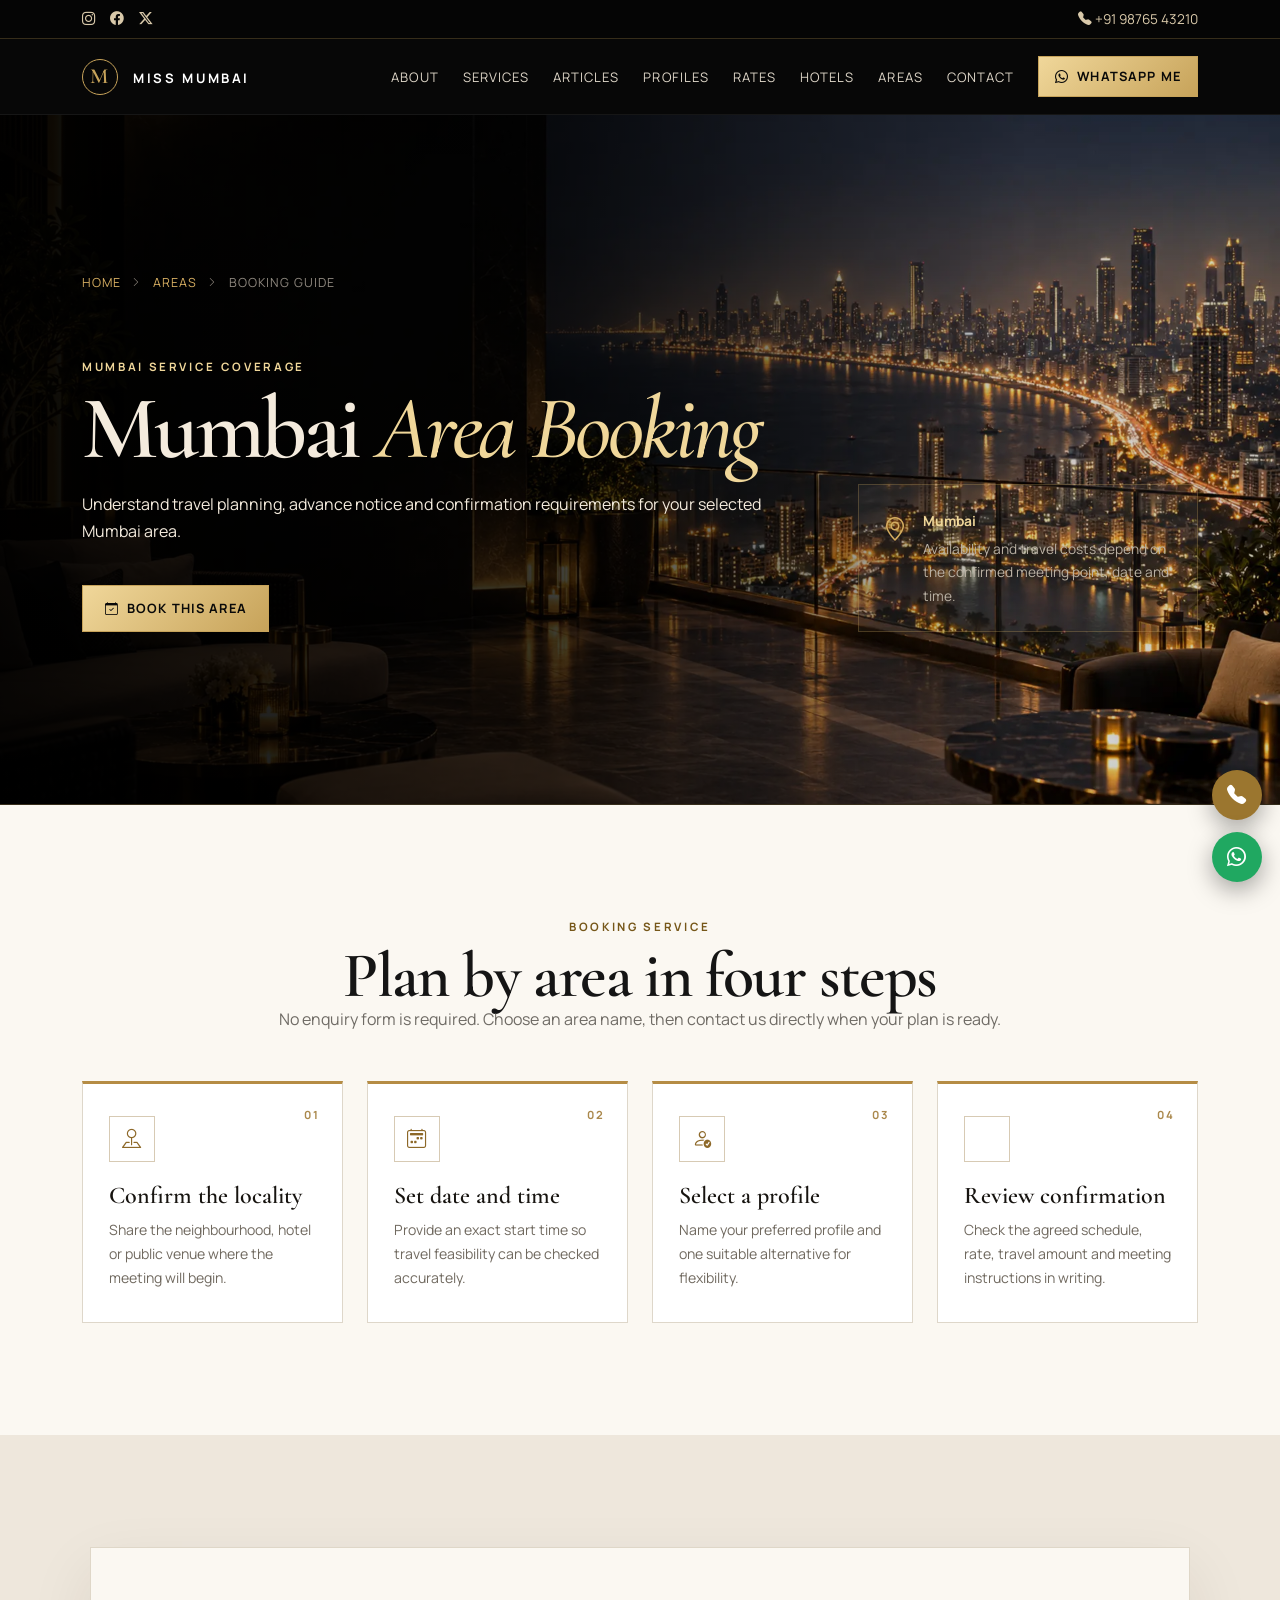
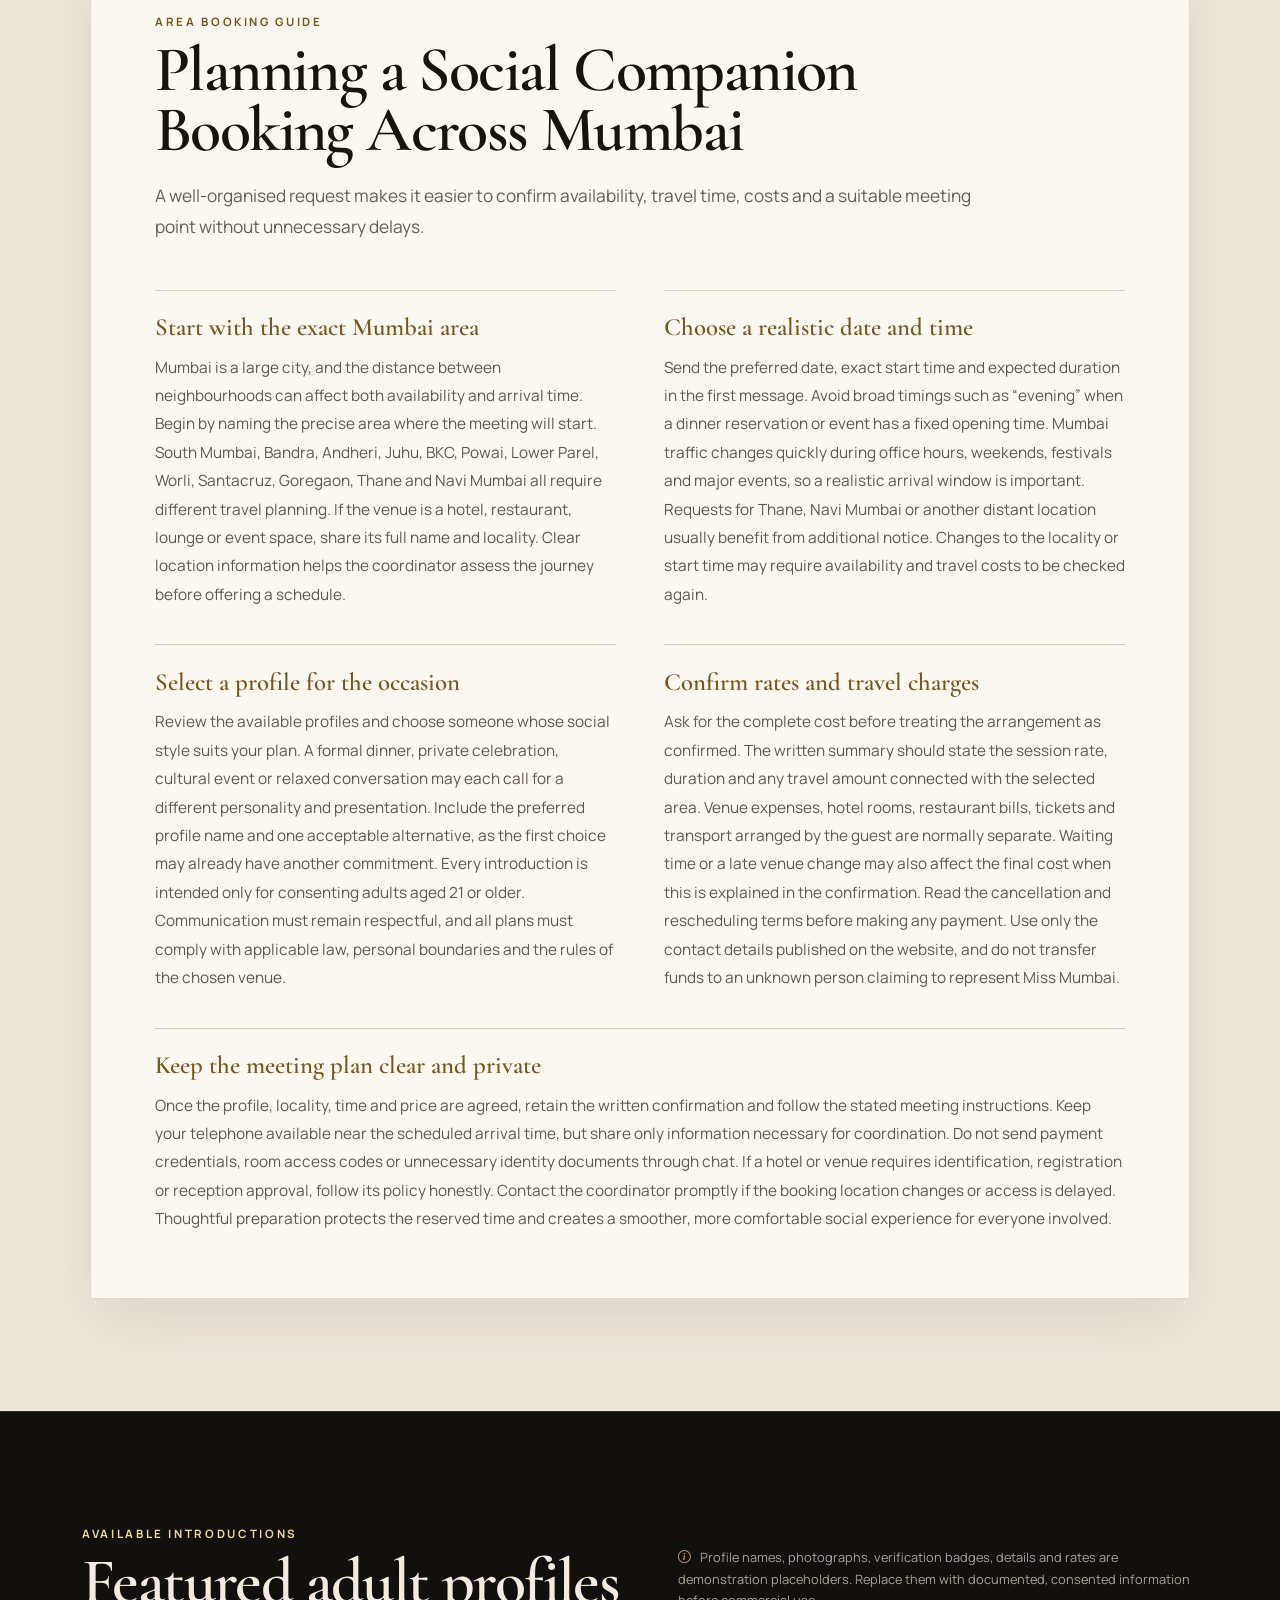
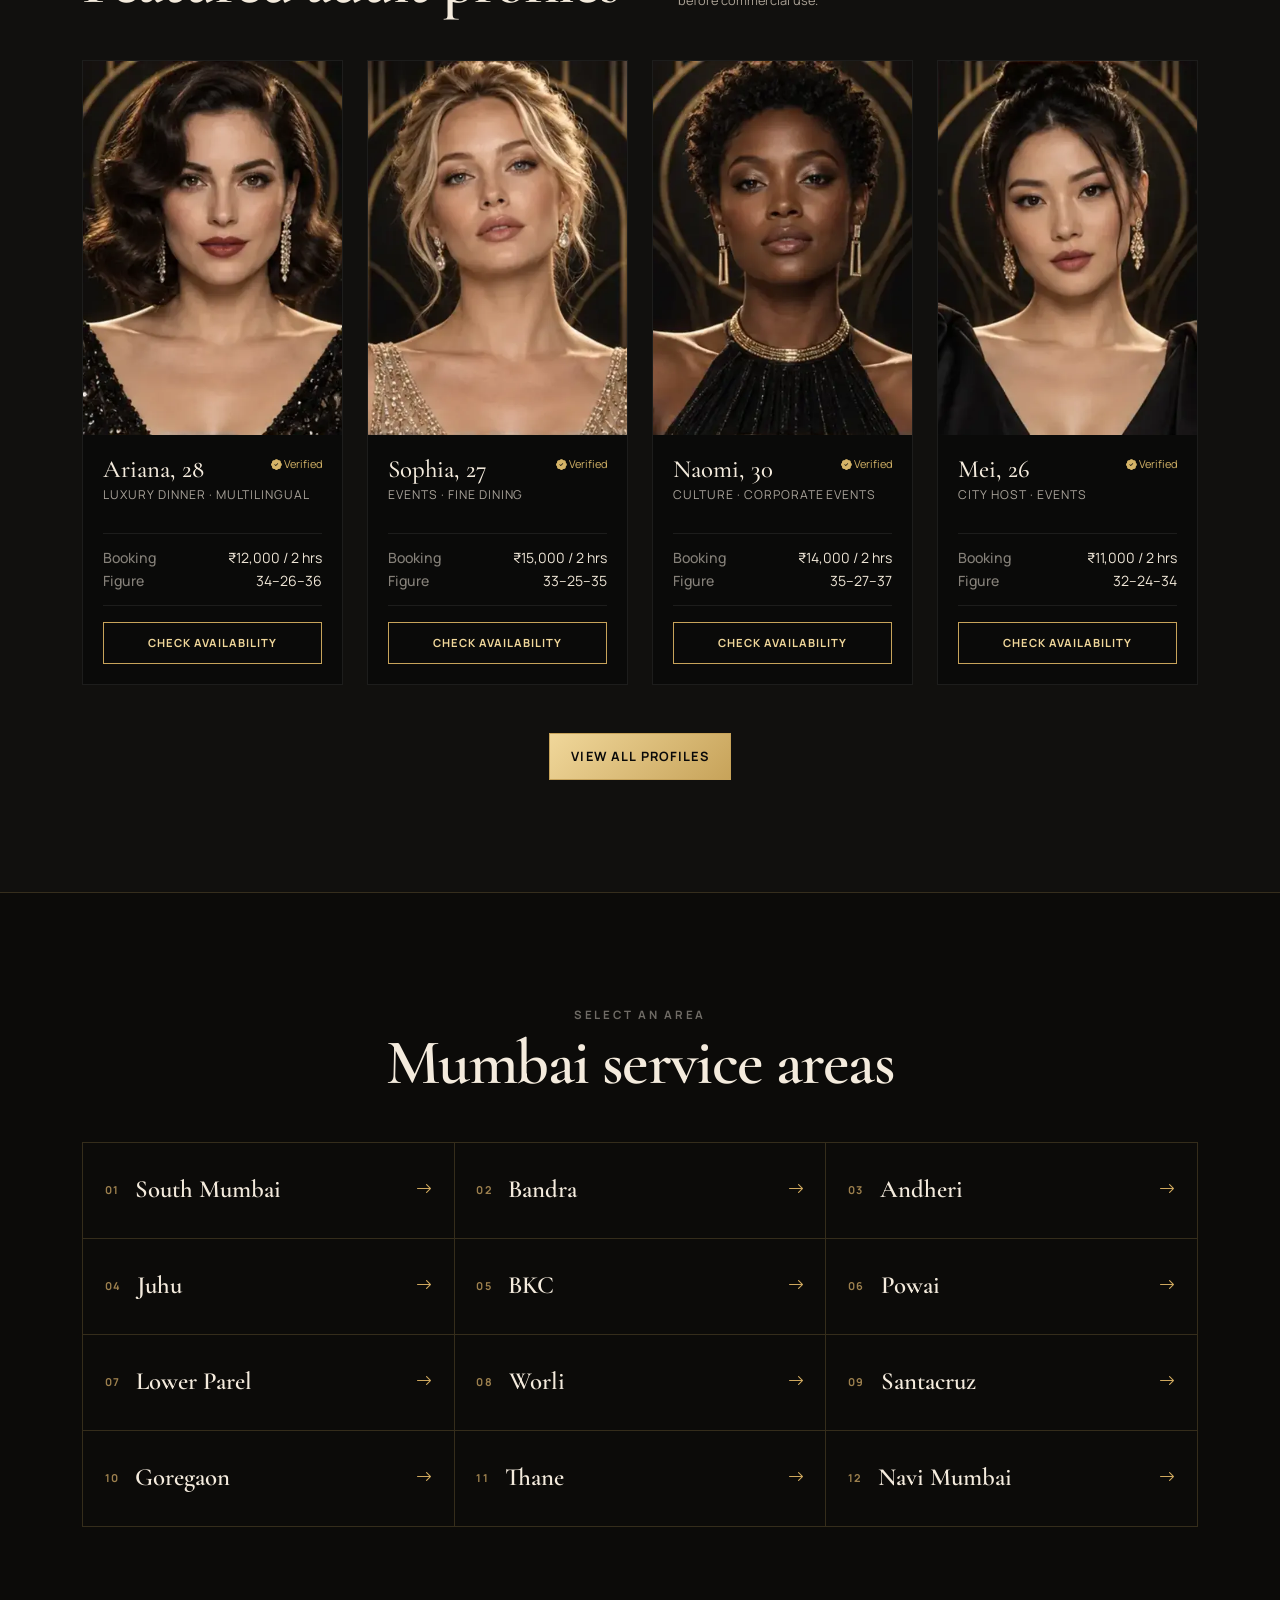
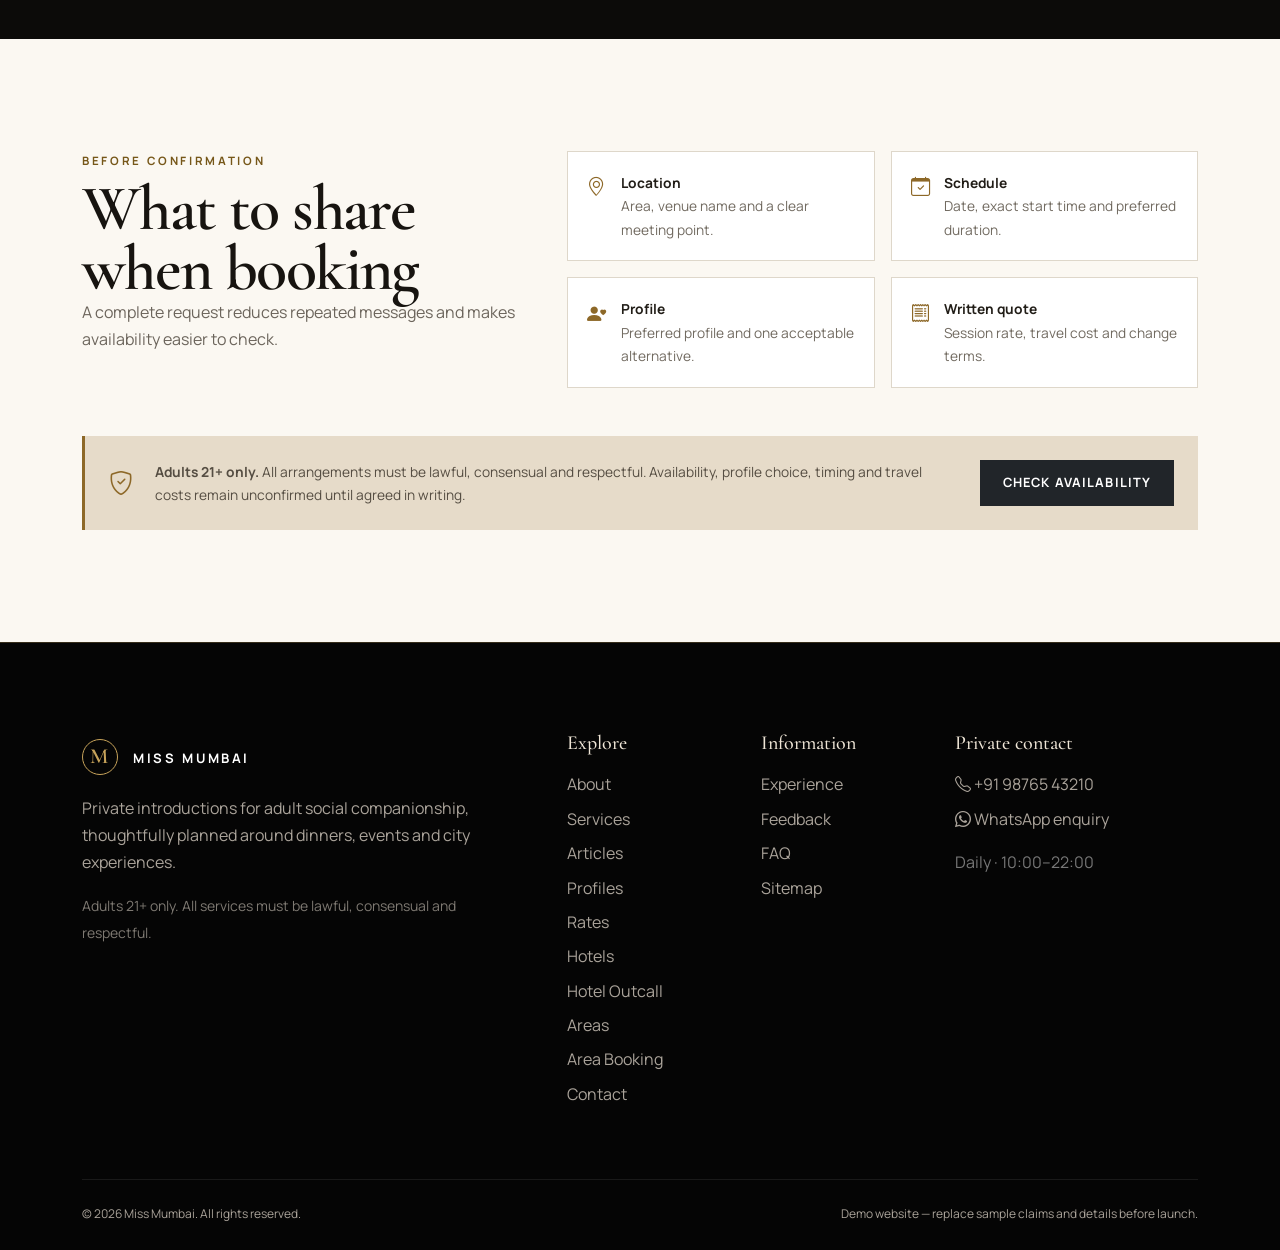
<file: area-booking.html>
<!doctype html>
<html lang="en">
<head>
  <meta charset="utf-8">
  <meta name="viewport" content="width=device-width, initial-scale=1">
  <title>Mumbai Area Booking Guide | Miss Mumbai</title>
  <meta name="description" content="Review booking guidance for Miss Mumbai service areas including South Mumbai, Bandra, Andheri, Juhu, BKC, Powai, Thane and Navi Mumbai.">
  <meta name="robots" content="index,follow,max-image-preview:large">
  <meta name="theme-color" content="#080808">
  <link rel="preconnect" href="https://cdn.jsdelivr.net">
  <link rel="preconnect" href="https://fonts.googleapis.com">
  <link rel="preconnect" href="https://fonts.gstatic.com" crossorigin>
  <link href="https://fonts.googleapis.com/css2?family=Cormorant+Garamond:wght@500;600;700&family=Manrope:wght@400;500;600;700&display=swap" rel="stylesheet">
  <link href="https://cdn.jsdelivr.net/npm/bootstrap@5.3.8/dist/css/bootstrap.min.css" rel="stylesheet">
  <link href="https://cdn.jsdelivr.net/npm/bootstrap-icons@1.11.3/font/bootstrap-icons.min.css" rel="stylesheet">
  <link rel="stylesheet" href="assets/styles.css">
  <link rel="stylesheet" href="assets/profiles.css">
</head>
<body>
  <a class="visually-hidden-focusable skip-link" href="#main">Skip to content</a>
  <div class="topbar"><div class="container-xl d-flex justify-content-between align-items-center"><div class="social-links" aria-label="Social media links"><a href="#" aria-label="Instagram"><i class="bi bi-instagram"></i></a><a href="#" aria-label="Facebook"><i class="bi bi-facebook"></i></a><a href="#" aria-label="X"><i class="bi bi-twitter-x"></i></a></div><a class="top-phone" href="tel:+919876543210"><i class="bi bi-telephone-fill"></i> +91 98765 43210</a></div></div>
  <nav class="navbar navbar-expand-lg navbar-dark sticky-top" aria-label="Primary navigation"><div class="container-xl"><a class="navbar-brand" href="index.html"><span>M</span> MISS MUMBAI</a><button class="navbar-toggler" type="button" data-bs-toggle="collapse" data-bs-target="#mainNav" aria-controls="mainNav" aria-expanded="false" aria-label="Toggle navigation"><span class="navbar-toggler-icon"></span></button><div class="collapse navbar-collapse" id="mainNav"><ul class="navbar-nav ms-auto align-items-lg-center gap-lg-2"><li class="nav-item"><a class="nav-link" href="about.html">About</a></li>
<li class="nav-item"><a class="nav-link" href="services.html">Services</a></li>
<li class="nav-item"><a class="nav-link" href="articles.html">Articles</a></li><li class="nav-item"><a class="nav-link" href="profiles.html">Profiles</a></li><li class="nav-item"><a class="nav-link" href="rates.html">Rates</a></li><li class="nav-item"><a class="nav-link" href="hotels.html">Hotels</a></li><li class="nav-item"><a class="nav-link active" aria-current="page" href="areas.html">Areas</a></li><li class="nav-item"><a class="nav-link" href="contact.html">Contact</a></li><li class="nav-item ms-lg-2"><a class="btn btn-gold btn-sm" href="https://wa.me/919876543210"><i class="bi bi-whatsapp me-1"></i> WhatsApp Me</a></li></ul></div></div></nav>

  <main id="main">
    <header class="area-booking-hero"><img class="area-booking-media" src="assets/miss-mumbai-area-booking-banner.webp" alt="Luxury terrace overlooking Mumbai's illuminated skyline and curving coastline at night"><div class="area-booking-overlay"></div><div class="container-xl"><nav class="about-breadcrumb" aria-label="Breadcrumb"><a href="index.html">Home</a><i class="bi bi-chevron-right"></i><a href="areas.html">Areas</a><i class="bi bi-chevron-right"></i><span>Booking Guide</span></nav><div class="row align-items-end g-5"><div class="col-lg-8"><p class="eyebrow">Mumbai service coverage</p><h1><span id="selectedAreaName">Mumbai</span> <em>Area Booking</em></h1><p>Understand travel planning, advance notice and confirmation requirements for your selected Mumbai area.</p><a class="btn btn-gold mt-4" id="areaHeroBookingButton" href="https://wa.me/919876543210?text=Hello%2C%20I%20would%20like%20to%20check%20availability%20for%20a%20Mumbai%20service%20area."><i class="bi bi-calendar-check me-2"></i>Book This Area</a></div><div class="col-lg-4"><div class="area-hero-note"><i class="bi bi-geo-alt"></i><span><strong id="selectedAreaLabel">Mumbai</strong>Availability and travel costs depend on the confirmed meeting point, date and time.</span></div></div></div></div></header>

    <section class="section section-light area-process"><div class="container-xl"><div class="section-heading text-center mx-auto mb-5"><p class="eyebrow dark">Booking service</p><h2>Plan by area in four steps</h2><p>No enquiry form is required. Choose an area name, then contact us directly when your plan is ready.</p></div><div class="row g-4"><div class="col-md-6 col-xl-3"><article><span>01</span><i class="bi bi-pin-map"></i><h3>Confirm the locality</h3><p>Share the neighbourhood, hotel or public venue where the meeting will begin.</p></article></div><div class="col-md-6 col-xl-3"><article><span>02</span><i class="bi bi-calendar2-week"></i><h3>Set date and time</h3><p>Provide an exact start time so travel feasibility can be checked accurately.</p></article></div><div class="col-md-6 col-xl-3"><article><span>03</span><i class="bi bi-person-check"></i><h3>Select a profile</h3><p>Name your preferred profile and one suitable alternative for flexibility.</p></article></div><div class="col-md-6 col-xl-3"><article><span>04</span><i class="bi bi-chat-square-check"></i><h3>Review confirmation</h3><p>Check the agreed schedule, rate, travel amount and meeting instructions in writing.</p></article></div></div></div></section>

    <section class="section area-web-content"><div class="container-xl"><article class="area-editorial"><header><p class="eyebrow dark">Area booking guide</p><h2>Planning a Social Companion Booking Across Mumbai</h2><p class="area-article-lead">A well-organised request makes it easier to confirm availability, travel time, costs and a suitable meeting point without unnecessary delays.</p></header><div class="area-article-grid">
      <section><h3>Start with the exact Mumbai area</h3><p>Mumbai is a large city, and the distance between neighbourhoods can affect both availability and arrival time. Begin by naming the precise area where the meeting will start. South Mumbai, Bandra, Andheri, Juhu, BKC, Powai, Lower Parel, Worli, Santacruz, Goregaon, Thane and Navi Mumbai all require different travel planning. If the venue is a hotel, restaurant, lounge or event space, share its full name and locality. Clear location information helps the coordinator assess the journey before offering a schedule.</p></section>
      <section><h3>Choose a realistic date and time</h3><p>Send the preferred date, exact start time and expected duration in the first message. Avoid broad timings such as “evening” when a dinner reservation or event has a fixed opening time. Mumbai traffic changes quickly during office hours, weekends, festivals and major events, so a realistic arrival window is important. Requests for Thane, Navi Mumbai or another distant location usually benefit from additional notice. Changes to the locality or start time may require availability and travel costs to be checked again.</p></section>
      <section><h3>Select a profile for the occasion</h3><p>Review the available profiles and choose someone whose social style suits your plan. A formal dinner, private celebration, cultural event or relaxed conversation may each call for a different personality and presentation. Include the preferred profile name and one acceptable alternative, as the first choice may already have another commitment. Every introduction is intended only for consenting adults aged 21 or older. Communication must remain respectful, and all plans must comply with applicable law, personal boundaries and the rules of the chosen venue.</p></section>
      <section><h3>Confirm rates and travel charges</h3><p>Ask for the complete cost before treating the arrangement as confirmed. The written summary should state the session rate, duration and any travel amount connected with the selected area. Venue expenses, hotel rooms, restaurant bills, tickets and transport arranged by the guest are normally separate. Waiting time or a late venue change may also affect the final cost when this is explained in the confirmation. Read the cancellation and rescheduling terms before making any payment. Use only the contact details published on the website, and do not transfer funds to an unknown person claiming to represent Miss Mumbai.</p></section>
      <section><h3>Keep the meeting plan clear and private</h3><p>Once the profile, locality, time and price are agreed, retain the written confirmation and follow the stated meeting instructions. Keep your telephone available near the scheduled arrival time, but share only information necessary for coordination. Do not send payment credentials, room access codes or unnecessary identity documents through chat. If a hotel or venue requires identification, registration or reception approval, follow its policy honestly. Contact the coordinator promptly if the booking location changes or access is delayed. Thoughtful preparation protects the reserved time and creates a smoother, more comfortable social experience for everyone involved.</p></section>
    </div></article></div></section>

    <section class="section area-profile-section"><div class="container-xl"><div class="d-lg-flex align-items-end justify-content-between gap-4 mb-5"><div><p class="eyebrow">Available introductions</p><h2>Featured adult profiles</h2></div><p class="area-profile-note mb-0"><i class="bi bi-info-circle"></i> Profile names, photographs, verification badges, details and rates are demonstration placeholders. Replace them with documented, consented information before commercial use.</p></div><div class="row g-4">
      <div class="col-sm-6 col-xl-3"><article class="profile-card"><div class="profile-photo p1" role="img" aria-label="Adult brunette model in a black evening dress"></div><div class="profile-body"><div class="d-flex justify-content-between"><h3>Ariana, 28</h3><span class="verified"><i class="bi bi-patch-check-fill"></i> Verified</span></div><p class="profile-type">Luxury Dinner · Multilingual</p><dl><div><dt>Booking</dt><dd>₹12,000 / 2 hrs</dd></div><div><dt>Figure</dt><dd>34–26–36</dd></div></dl><a href="https://wa.me/919876543210?text=Hello%2C%20I%27d%20like%20to%20ask%20about%20Ariana." class="btn btn-profile area-profile-link" data-profile-name="Ariana">Check availability</a></div></article></div>
      <div class="col-sm-6 col-xl-3"><article class="profile-card"><div class="profile-photo p2" role="img" aria-label="Adult blonde model in a champagne evening dress"></div><div class="profile-body"><div class="d-flex justify-content-between"><h3>Sophia, 27</h3><span class="verified"><i class="bi bi-patch-check-fill"></i> Verified</span></div><p class="profile-type">Events · Fine Dining</p><dl><div><dt>Booking</dt><dd>₹15,000 / 2 hrs</dd></div><div><dt>Figure</dt><dd>33–25–35</dd></div></dl><a href="https://wa.me/919876543210?text=Hello%2C%20I%27d%20like%20to%20ask%20about%20Sophia." class="btn btn-profile area-profile-link" data-profile-name="Sophia">Check availability</a></div></article></div>
      <div class="col-sm-6 col-xl-3"><article class="profile-card"><div class="profile-photo p3" role="img" aria-label="Adult model with short natural hair in a black evening dress"></div><div class="profile-body"><div class="d-flex justify-content-between"><h3>Naomi, 30</h3><span class="verified"><i class="bi bi-patch-check-fill"></i> Verified</span></div><p class="profile-type">Culture · Corporate Events</p><dl><div><dt>Booking</dt><dd>₹14,000 / 2 hrs</dd></div><div><dt>Figure</dt><dd>35–27–37</dd></div></dl><a href="https://wa.me/919876543210?text=Hello%2C%20I%27d%20like%20to%20ask%20about%20Naomi." class="btn btn-profile area-profile-link" data-profile-name="Naomi">Check availability</a></div></article></div>
      <div class="col-sm-6 col-xl-3"><article class="profile-card"><div class="profile-photo p4" role="img" aria-label="Adult East Asian model in a black evening dress"></div><div class="profile-body"><div class="d-flex justify-content-between"><h3>Mei, 26</h3><span class="verified"><i class="bi bi-patch-check-fill"></i> Verified</span></div><p class="profile-type">City Host · Events</p><dl><div><dt>Booking</dt><dd>₹11,000 / 2 hrs</dd></div><div><dt>Figure</dt><dd>32–24–34</dd></div></dl><a href="https://wa.me/919876543210?text=Hello%2C%20I%27d%20like%20to%20ask%20about%20Mei." class="btn btn-profile area-profile-link" data-profile-name="Mei">Check availability</a></div></article></div>
    </div><div class="text-center mt-5"><a class="btn btn-gold" href="profiles.html">View All Profiles</a></div></div></section>

    <section class="section area-name-section"><div class="container-xl"><div class="section-heading mx-auto text-center mb-5"><p class="eyebrow">Select an area</p><h2>Mumbai service areas</h2></div><div class="area-name-grid">
      <a id="south-mumbai" data-area-name="South Mumbai" href="area-booking.html?area=south-mumbai"><span>01</span>South Mumbai<i class="bi bi-arrow-right"></i></a>
      <a id="bandra" data-area-name="Bandra" href="area-booking.html?area=bandra"><span>02</span>Bandra<i class="bi bi-arrow-right"></i></a>
      <a id="andheri" data-area-name="Andheri" href="area-booking.html?area=andheri"><span>03</span>Andheri<i class="bi bi-arrow-right"></i></a>
      <a id="juhu" data-area-name="Juhu" href="area-booking.html?area=juhu"><span>04</span>Juhu<i class="bi bi-arrow-right"></i></a>
      <a id="bkc" data-area-name="BKC" href="area-booking.html?area=bkc"><span>05</span>BKC<i class="bi bi-arrow-right"></i></a>
      <a id="powai" data-area-name="Powai" href="area-booking.html?area=powai"><span>06</span>Powai<i class="bi bi-arrow-right"></i></a>
      <a id="lower-parel" data-area-name="Lower Parel" href="area-booking.html?area=lower-parel"><span>07</span>Lower Parel<i class="bi bi-arrow-right"></i></a>
      <a id="worli" data-area-name="Worli" href="area-booking.html?area=worli"><span>08</span>Worli<i class="bi bi-arrow-right"></i></a>
      <a id="santacruz" data-area-name="Santacruz" href="area-booking.html?area=santacruz"><span>09</span>Santacruz<i class="bi bi-arrow-right"></i></a>
      <a id="goregaon" data-area-name="Goregaon" href="area-booking.html?area=goregaon"><span>10</span>Goregaon<i class="bi bi-arrow-right"></i></a>
      <a id="thane" data-area-name="Thane" href="area-booking.html?area=thane"><span>11</span>Thane<i class="bi bi-arrow-right"></i></a>
      <a id="navi-mumbai" data-area-name="Navi Mumbai" href="area-booking.html?area=navi-mumbai"><span>12</span>Navi Mumbai<i class="bi bi-arrow-right"></i></a>
    </div></div></section>

    <section class="section section-light area-booking-notes"><div class="container-xl"><div class="row g-5"><div class="col-lg-5"><p class="eyebrow dark">Before confirmation</p><h2>What to share when booking</h2><p>A complete request reduces repeated messages and makes availability easier to check.</p></div><div class="col-lg-7"><div class="area-checklist"><div><i class="bi bi-geo-alt"></i><span><strong>Location</strong>Area, venue name and a clear meeting point.</span></div><div><i class="bi bi-calendar-check"></i><span><strong>Schedule</strong>Date, exact start time and preferred duration.</span></div><div><i class="bi bi-person-heart"></i><span><strong>Profile</strong>Preferred profile and one acceptable alternative.</span></div><div><i class="bi bi-receipt"></i><span><strong>Written quote</strong>Session rate, travel cost and change terms.</span></div></div></div></div><div class="area-policy-note"><i class="bi bi-shield-check"></i><p><strong>Adults 21+ only.</strong> All arrangements must be lawful, consensual and respectful. Availability, profile choice, timing and travel costs remain unconfirmed until agreed in writing.</p><a class="btn btn-dark" id="areaWhatsAppLink" href="https://wa.me/919876543210?text=Hello%2C%20I%20would%20like%20to%20check%20availability%20for%20a%20Mumbai%20service%20area.">Check Availability</a></div></div></section>
  </main>

  <footer><div class="container-xl"><div class="row g-5"><div class="col-lg-5"><a class="footer-brand" href="index.html"><span>M</span> MISS MUMBAI</a><p>Private introductions for adult social companionship, thoughtfully planned around dinners, events and city experiences.</p><small>Adults 21+ only. All services must be lawful, consensual and respectful.</small></div><div class="col-6 col-lg-2"><h3>Explore</h3><a href="about.html">About</a><a href="services.html">Services</a><a href="articles.html">Articles</a><a href="profiles.html">Profiles</a><a href="rates.html">Rates</a><a href="hotels.html">Hotels</a><a href="hotel-outcall.html">Hotel Outcall</a><a href="areas.html">Areas</a><a href="area-booking.html">Area Booking</a><a href="contact.html">Contact</a></div><div class="col-6 col-lg-2"><h3>Information</h3><a href="index.html#experience">Experience</a><a href="index.html#feedback">Feedback</a><a href="index.html#faq">FAQ</a><a href="sitemap.html">Sitemap</a></div><div class="col-lg-3"><h3>Private contact</h3><a href="tel:+919876543210"><i class="bi bi-telephone"></i> +91 98765 43210</a><a href="https://wa.me/919876543210"><i class="bi bi-whatsapp"></i> WhatsApp enquiry</a><p class="hours">Daily · 10:00–22:00</p></div></div><div class="footer-bottom"><span>© <span id="year"></span> Miss Mumbai. All rights reserved.</span><span>Demo website — replace sample claims and details before launch.</span></div></div></footer>
  <div class="floating-contact" aria-label="Quick contact"><a class="float-call" href="tel:+919876543210" aria-label="Call Miss Mumbai"><i class="bi bi-telephone-fill"></i></a><a class="float-whatsapp" href="https://wa.me/919876543210" aria-label="Message Miss Mumbai on WhatsApp"><i class="bi bi-whatsapp"></i></a></div>
  <script src="https://cdn.jsdelivr.net/npm/bootstrap@5.3.8/dist/js/bootstrap.bundle.min.js"></script><script src="assets/site.js"></script>
</body>
</html>
</file>
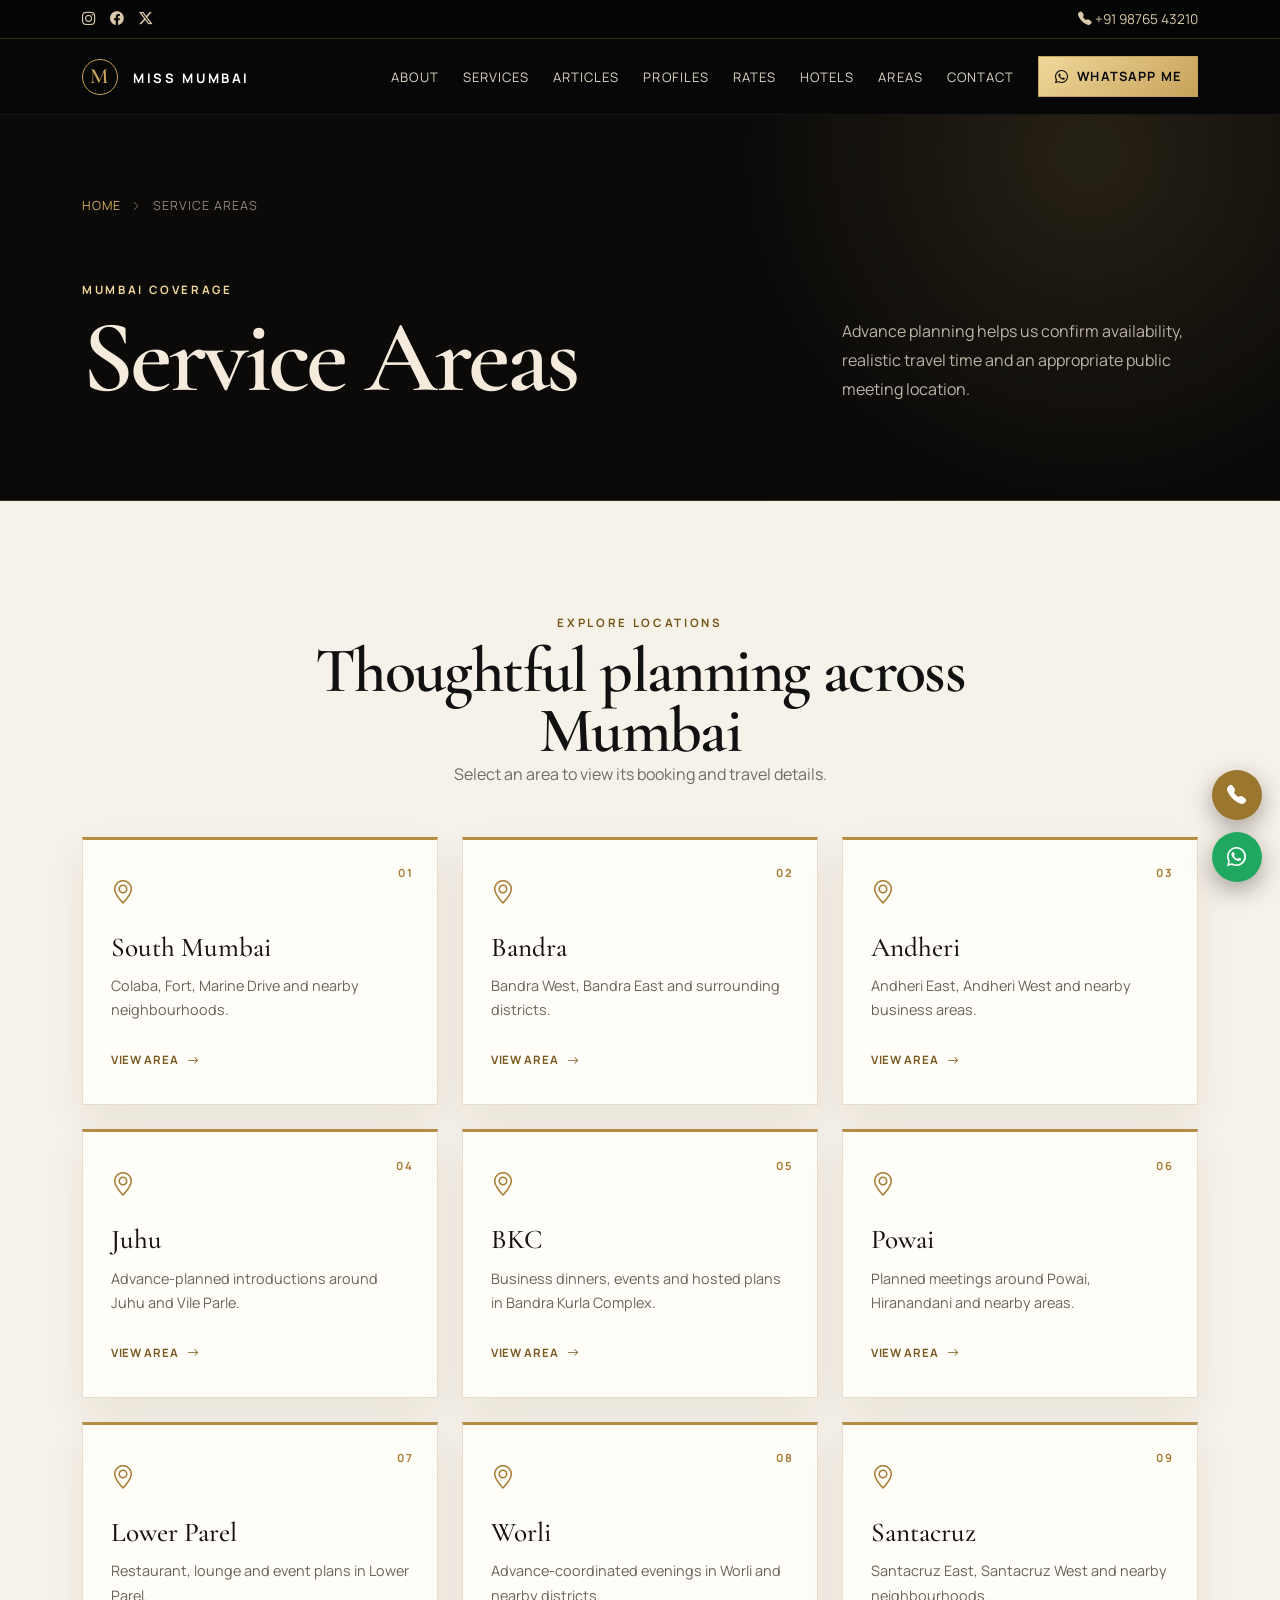
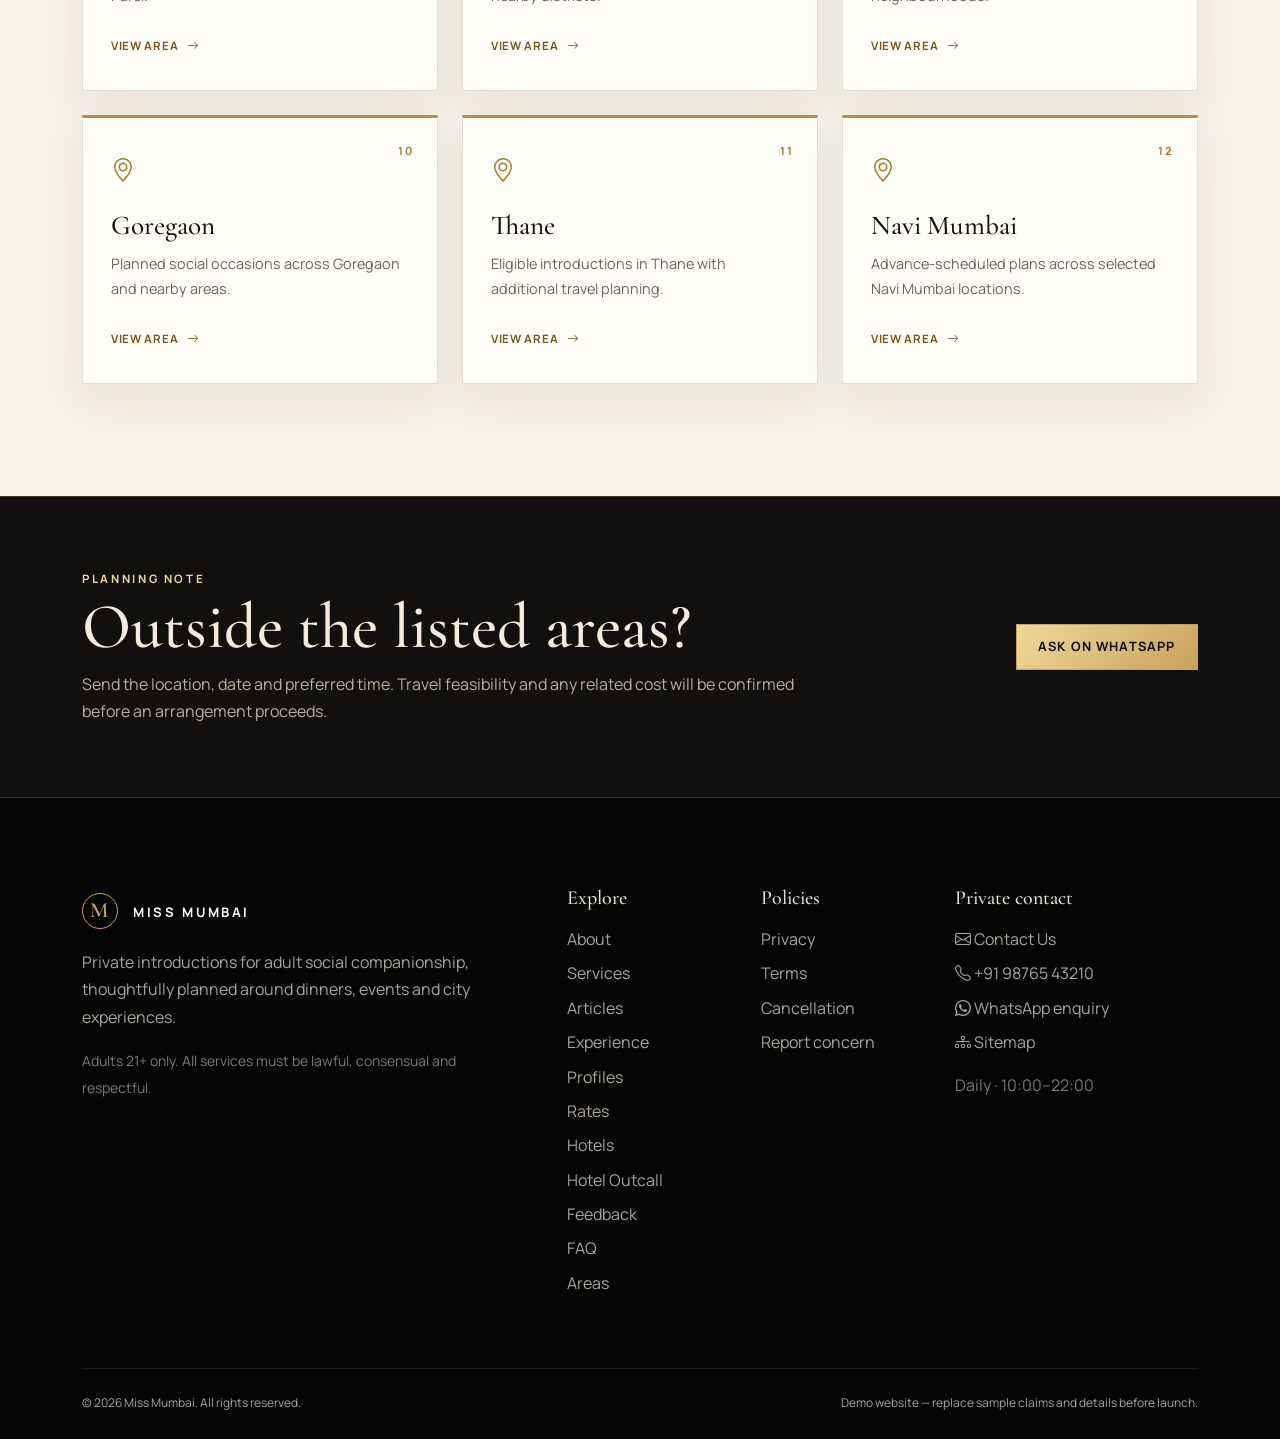
<file: areas.html>
<!doctype html>
<html lang="en">
<head>
  <meta charset="utf-8">
  <meta name="viewport" content="width=device-width, initial-scale=1">
  <title>Service Areas in Mumbai | Miss Mumbai</title>
  <meta name="description" content="Explore Miss Mumbai service areas across South Mumbai, Bandra, Andheri, Juhu, BKC, Powai, Lower Parel, Worli, Thane and Navi Mumbai.">
  <meta name="robots" content="index,follow,max-image-preview:large">
  <meta name="theme-color" content="#080808">
  <link rel="preconnect" href="https://cdn.jsdelivr.net">
  <link rel="preconnect" href="https://fonts.googleapis.com">
  <link rel="preconnect" href="https://fonts.gstatic.com" crossorigin>
  <link href="https://fonts.googleapis.com/css2?family=Cormorant+Garamond:wght@500;600;700&family=Manrope:wght@400;500;600;700&display=swap" rel="stylesheet">
  <link href="https://cdn.jsdelivr.net/npm/bootstrap@5.3.8/dist/css/bootstrap.min.css" rel="stylesheet">
  <link href="https://cdn.jsdelivr.net/npm/bootstrap-icons@1.11.3/font/bootstrap-icons.min.css" rel="stylesheet">
  <link rel="stylesheet" href="assets/styles.css">
  <link rel="stylesheet" href="assets/profiles.css">
  <script type="application/ld+json">
  {
    "@context":"https://schema.org",
    "@type":"CollectionPage",
    "name":"Miss Mumbai Service Areas",
    "description":"Mumbai neighbourhoods covered for advance-planned adult social introductions.",
    "isPartOf":{"@type":"WebSite","name":"Miss Mumbai","url":"/"}
  }
  </script>
</head>
<body>
  <a class="visually-hidden-focusable skip-link" href="#main">Skip to content</a>

  <div class="topbar">
    <div class="container-xl d-flex justify-content-between align-items-center">
      <div class="social-links" aria-label="Social media links">
        <a href="#" aria-label="Instagram"><i class="bi bi-instagram"></i></a>
        <a href="#" aria-label="Facebook"><i class="bi bi-facebook"></i></a>
        <a href="#" aria-label="X"><i class="bi bi-twitter-x"></i></a>
      </div>
      <a class="top-phone" href="tel:+919876543210"><i class="bi bi-telephone-fill"></i> +91 98765 43210</a>
    </div>
  </div>

  <nav class="navbar navbar-expand-lg navbar-dark sticky-top" aria-label="Primary navigation">
    <div class="container-xl">
      <a class="navbar-brand" href="index.html"><span>M</span> MISS MUMBAI</a>
      <button class="navbar-toggler" type="button" data-bs-toggle="collapse" data-bs-target="#mainNav" aria-controls="mainNav" aria-expanded="false" aria-label="Toggle navigation"><span class="navbar-toggler-icon"></span></button>
      <div class="collapse navbar-collapse" id="mainNav">
        <ul class="navbar-nav ms-auto align-items-lg-center gap-lg-2">
          <li class="nav-item"><a class="nav-link" href="about.html">About</a></li>
<li class="nav-item"><a class="nav-link" href="services.html">Services</a></li>
<li class="nav-item"><a class="nav-link" href="articles.html">Articles</a></li>

          <li class="nav-item"><a class="nav-link" href="profiles.html">Profiles</a></li>
          <li class="nav-item"><a class="nav-link" href="rates.html">Rates</a></li>
          <li class="nav-item"><a class="nav-link" href="hotels.html">Hotels</a></li>



          <li class="nav-item"><a class="nav-link active" aria-current="page" href="areas.html">Areas</a></li>
          <li class="nav-item"><a class="nav-link" href="contact.html">Contact</a></li>
          <li class="nav-item ms-lg-2"><a class="btn btn-gold btn-sm" href="https://wa.me/919876543210"><i class="bi bi-whatsapp me-1"></i> WhatsApp Me</a></li>
        </ul>
      </div>
    </div>
  </nav>

  <main id="main">
    <header class="areas-page-hero">
      <div class="container-xl">
        <nav class="about-breadcrumb" aria-label="Breadcrumb"><a href="index.html">Home</a><i class="bi bi-chevron-right"></i><span>Service Areas</span></nav>
        <div class="row align-items-end g-4">
          <div class="col-lg-8"><p class="eyebrow">Mumbai coverage</p><h1>Service Areas</h1></div>
          <div class="col-lg-4"><p>Advance planning helps us confirm availability, realistic travel time and an appropriate public meeting location.</p></div>
        </div>
      </div>
    </header>

    <section class="section areas-directory">
      <div class="container-xl">
        <div class="section-heading text-center mx-auto mb-5"><p class="eyebrow dark">Explore locations</p><h2>Thoughtful planning across Mumbai</h2><p>Select an area to view its booking and travel details.</p></div>
        <div class="row g-4">
          <div class="col-md-6 col-xl-4"><a class="location-card" id="south-mumbai" href="area-booking.html?area=south-mumbai"><span>01</span><i class="bi bi-geo-alt"></i><h3>South Mumbai</h3><p>Colaba, Fort, Marine Drive and nearby neighbourhoods.</p><strong>View area <i class="bi bi-arrow-right"></i></strong></a></div>
          <div class="col-md-6 col-xl-4"><a class="location-card" id="bandra" href="area-booking.html?area=bandra"><span>02</span><i class="bi bi-geo-alt"></i><h3>Bandra</h3><p>Bandra West, Bandra East and surrounding districts.</p><strong>View area <i class="bi bi-arrow-right"></i></strong></a></div>
          <div class="col-md-6 col-xl-4"><a class="location-card" id="andheri" href="area-booking.html?area=andheri"><span>03</span><i class="bi bi-geo-alt"></i><h3>Andheri</h3><p>Andheri East, Andheri West and nearby business areas.</p><strong>View area <i class="bi bi-arrow-right"></i></strong></a></div>
          <div class="col-md-6 col-xl-4"><a class="location-card" id="juhu" href="area-booking.html?area=juhu"><span>04</span><i class="bi bi-geo-alt"></i><h3>Juhu</h3><p>Advance-planned introductions around Juhu and Vile Parle.</p><strong>View area <i class="bi bi-arrow-right"></i></strong></a></div>
          <div class="col-md-6 col-xl-4"><a class="location-card" id="bkc" href="area-booking.html?area=bkc"><span>05</span><i class="bi bi-geo-alt"></i><h3>BKC</h3><p>Business dinners, events and hosted plans in Bandra Kurla Complex.</p><strong>View area <i class="bi bi-arrow-right"></i></strong></a></div>
          <div class="col-md-6 col-xl-4"><a class="location-card" id="powai" href="area-booking.html?area=powai"><span>06</span><i class="bi bi-geo-alt"></i><h3>Powai</h3><p>Planned meetings around Powai, Hiranandani and nearby areas.</p><strong>View area <i class="bi bi-arrow-right"></i></strong></a></div>
          <div class="col-md-6 col-xl-4"><a class="location-card" id="lower-parel" href="area-booking.html?area=lower-parel"><span>07</span><i class="bi bi-geo-alt"></i><h3>Lower Parel</h3><p>Restaurant, lounge and event plans in Lower Parel.</p><strong>View area <i class="bi bi-arrow-right"></i></strong></a></div>
          <div class="col-md-6 col-xl-4"><a class="location-card" id="worli" href="area-booking.html?area=worli"><span>08</span><i class="bi bi-geo-alt"></i><h3>Worli</h3><p>Advance-coordinated evenings in Worli and nearby districts.</p><strong>View area <i class="bi bi-arrow-right"></i></strong></a></div>
          <div class="col-md-6 col-xl-4"><a class="location-card" id="santacruz" href="area-booking.html?area=santacruz"><span>09</span><i class="bi bi-geo-alt"></i><h3>Santacruz</h3><p>Santacruz East, Santacruz West and nearby neighbourhoods.</p><strong>View area <i class="bi bi-arrow-right"></i></strong></a></div>
          <div class="col-md-6 col-xl-4"><a class="location-card" id="goregaon" href="area-booking.html?area=goregaon"><span>10</span><i class="bi bi-geo-alt"></i><h3>Goregaon</h3><p>Planned social occasions across Goregaon and nearby areas.</p><strong>View area <i class="bi bi-arrow-right"></i></strong></a></div>
          <div class="col-md-6 col-xl-4"><a class="location-card" id="thane" href="area-booking.html?area=thane"><span>11</span><i class="bi bi-geo-alt"></i><h3>Thane</h3><p>Eligible introductions in Thane with additional travel planning.</p><strong>View area <i class="bi bi-arrow-right"></i></strong></a></div>
          <div class="col-md-6 col-xl-4"><a class="location-card" id="navi-mumbai" href="area-booking.html?area=navi-mumbai"><span>12</span><i class="bi bi-geo-alt"></i><h3>Navi Mumbai</h3><p>Advance-scheduled plans across selected Navi Mumbai locations.</p><strong>View area <i class="bi bi-arrow-right"></i></strong></a></div>
        </div>
      </div>
    </section>

    <section class="areas-guidance">
      <div class="container-xl">
        <div class="row align-items-center g-4">
          <div class="col-lg-8"><p class="eyebrow">Planning note</p><h2>Outside the listed areas?</h2><p>Send the location, date and preferred time. Travel feasibility and any related cost will be confirmed before an arrangement proceeds.</p></div>
          <div class="col-lg-4 d-flex justify-content-lg-end"><a class="btn btn-gold" href="https://wa.me/919876543210">Ask on WhatsApp</a></div>
        </div>
      </div>
    </section>
  </main>

  <footer>
    <div class="container-xl">
      <div class="row g-5">
        <div class="col-lg-5"><a class="footer-brand" href="index.html"><span>M</span> MISS MUMBAI</a><p>Private introductions for adult social companionship, thoughtfully planned around dinners, events and city experiences.</p><small>Adults 21+ only. All services must be lawful, consensual and respectful.</small></div>
        <div class="col-6 col-lg-2"><h3>Explore</h3><a href="about.html">About</a><a href="services.html">Services</a><a href="articles.html">Articles</a><a href="index.html#experience">Experience</a><a href="profiles.html">Profiles</a><a href="rates.html">Rates</a><a href="hotels.html">Hotels</a><a href="hotel-outcall.html">Hotel Outcall</a><a href="index.html#feedback">Feedback</a><a href="index.html#faq">FAQ</a><a href="areas.html">Areas</a></div>
        <div class="col-6 col-lg-2"><h3>Policies</h3><a href="index.html#trust">Privacy</a><a href="index.html#trust">Terms</a><a href="index.html#trust">Cancellation</a><a href="index.html#trust">Report concern</a></div>
        <div class="col-lg-3"><h3>Private contact</h3><a href="contact.html"><i class="bi bi-envelope"></i> Contact Us</a><a href="tel:+919876543210"><i class="bi bi-telephone"></i> +91 98765 43210</a><a href="https://wa.me/919876543210"><i class="bi bi-whatsapp"></i> WhatsApp enquiry</a><a href="sitemap.html"><i class="bi bi-diagram-3"></i> Sitemap</a><p class="hours">Daily · 10:00–22:00</p></div>
      </div>
      <div class="footer-bottom"><span>© <span id="year"></span> Miss Mumbai. All rights reserved.</span><span>Demo website — replace sample claims and details before launch.</span></div>
    </div>
  </footer>

  <div class="floating-contact" aria-label="Quick contact">
    <a class="float-call" href="tel:+919876543210" aria-label="Call Miss Mumbai"><i class="bi bi-telephone-fill"></i></a>
    <a class="float-whatsapp" href="https://wa.me/919876543210" aria-label="Message Miss Mumbai on WhatsApp"><i class="bi bi-whatsapp"></i></a>
  </div>

  <script src="https://cdn.jsdelivr.net/npm/bootstrap@5.3.8/dist/js/bootstrap.bundle.min.js"></script>
  <script src="assets/site.js"></script>
</body>
</html>
</file>
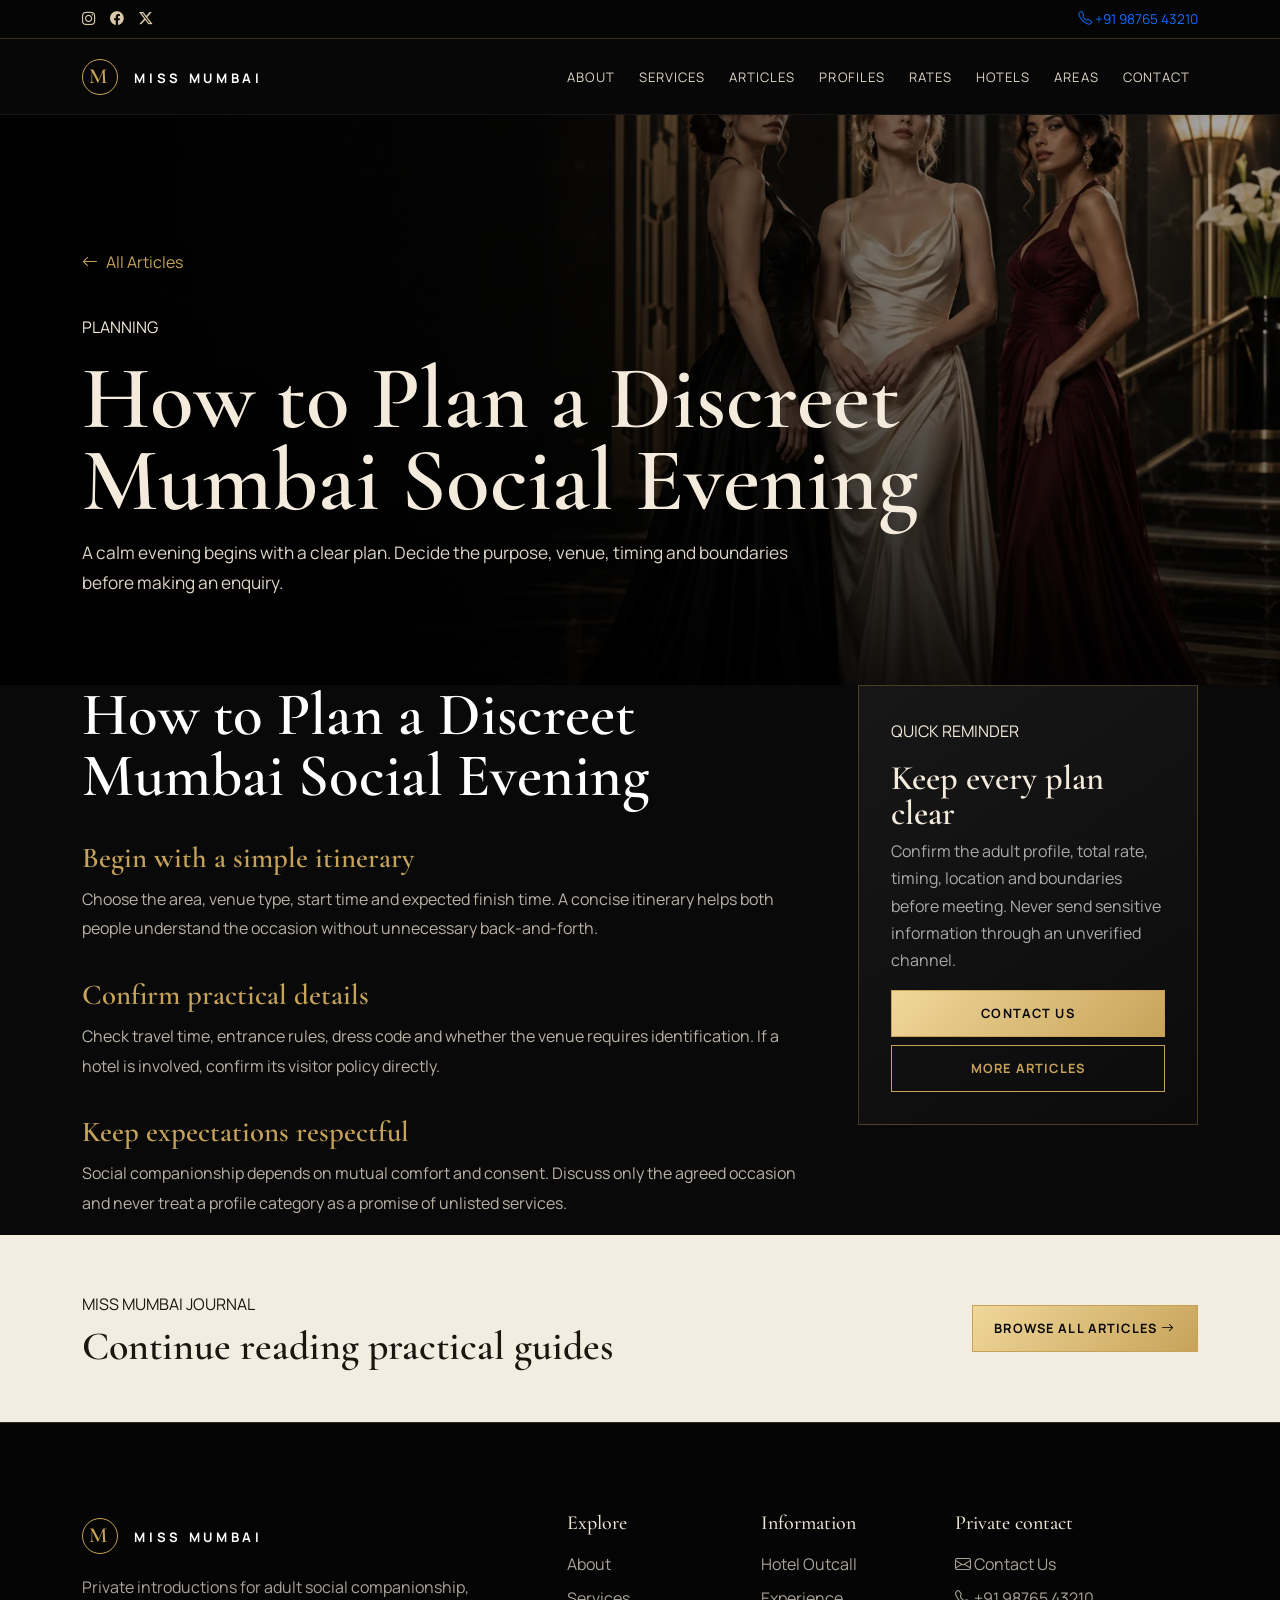
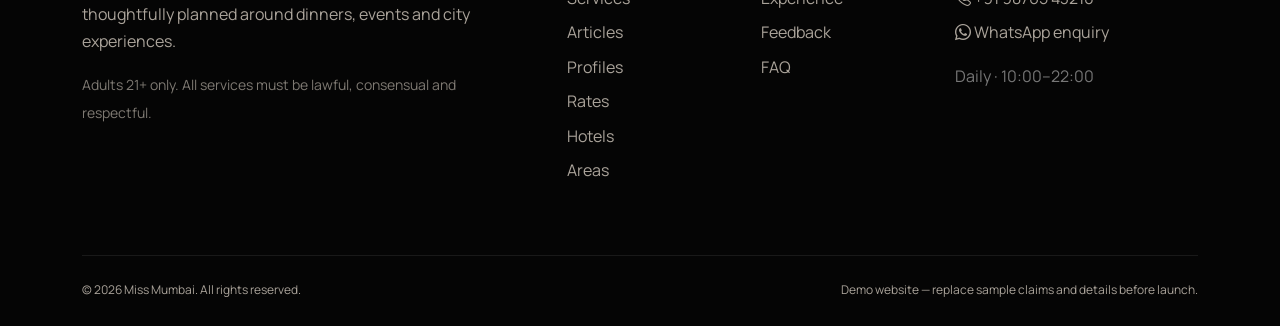
<file: article.html>
<!doctype html>
<html lang="en">
<head>
  <meta charset="utf-8">
  <meta name="viewport" content="width=device-width, initial-scale=1">
  <title>Article | Miss Mumbai</title>
  <meta name="description" content="Practical Mumbai social-companionship planning guide for adults 21+.">
  <meta name="robots" content="index,follow">
  <link rel="preconnect" href="https://fonts.googleapis.com">
  <link rel="preconnect" href="https://fonts.gstatic.com" crossorigin>
  <link href="https://fonts.googleapis.com/css2?family=Cormorant+Garamond:wght@500;600;700&family=Manrope:wght@400;500;600;700&display=swap" rel="stylesheet">
  <link href="https://cdn.jsdelivr.net/npm/bootstrap@5.3.8/dist/css/bootstrap.min.css" rel="stylesheet">
  <link href="https://cdn.jsdelivr.net/npm/bootstrap-icons@1.11.3/font/bootstrap-icons.min.css" rel="stylesheet">
  <link href="assets/styles.css" rel="stylesheet">
  <link href="assets/articles.css" rel="stylesheet">
</head>
<body>
  <div class="topbar"><div class="container-xl d-flex justify-content-between align-items-center"><div class="social-links"><a href="#" aria-label="Instagram"><i class="bi bi-instagram"></i></a><a href="#" aria-label="Facebook"><i class="bi bi-facebook"></i></a><a href="#" aria-label="X"><i class="bi bi-twitter-x"></i></a></div><a href="tel:+919876543210"><i class="bi bi-telephone"></i> +91 98765 43210</a></div></div>
  <nav class="navbar navbar-expand-lg navbar-dark sticky-top" aria-label="Primary navigation"><div class="container-xl"><a class="navbar-brand" href="index.html"><span>M</span> MISS MUMBAI</a><button class="navbar-toggler" type="button" data-bs-toggle="collapse" data-bs-target="#mainNav" aria-controls="mainNav" aria-expanded="false" aria-label="Toggle navigation"><span class="navbar-toggler-icon"></span></button><div class="collapse navbar-collapse" id="mainNav"><ul class="navbar-nav ms-auto align-items-lg-center gap-lg-2"><li class="nav-item"><a class="nav-link" href="about.html">About</a></li><li class="nav-item"><a class="nav-link" href="services.html">Services</a></li><li class="nav-item"><a class="nav-link active" href="articles.html">Articles</a></li><li class="nav-item"><a class="nav-link" href="profiles.html">Profiles</a></li><li class="nav-item"><a class="nav-link" href="rates.html">Rates</a></li><li class="nav-item"><a class="nav-link" href="hotels.html">Hotels</a></li><li class="nav-item"><a class="nav-link" href="areas.html">Areas</a></li><li class="nav-item"><a class="nav-link" href="contact.html">Contact</a></li></ul></div></div></nav>
  <main>
    <header class="article-detail-hero"><img id="articleImage" src="assets/veloura-hero-desktop.webp" alt=""><div class="article-detail-shade"></div><div class="container-xl article-detail-heading"><a href="articles.html" class="article-back"><i class="bi bi-arrow-left"></i> All Articles</a><p class="section-kicker" id="articleCategory">GUIDE</p><h1 id="articleTitle">Article</h1><p id="articleIntro"></p></div></header>
    <section class="article-body section-pad"><div class="container-xl"><div class="row g-5"><article class="col-lg-8"><div id="articleContent"></div></article><aside class="col-lg-4"><div class="article-aside"><p class="section-kicker">QUICK REMINDER</p><h2>Keep every plan clear</h2><p>Confirm the adult profile, total rate, timing, location and boundaries before meeting. Never send sensitive information through an unverified channel.</p><a class="btn btn-gold w-100" href="contact.html">Contact Us</a><a class="btn btn-outline-gold w-100 mt-2" href="articles.html">More Articles</a></div></aside></div></div></section>
    <section class="article-next"><div class="container-xl d-flex flex-column flex-md-row justify-content-between align-items-md-center gap-3"><div><p class="section-kicker mb-2">MISS MUMBAI JOURNAL</p><h2>Continue reading practical guides</h2></div><a class="btn btn-gold" href="articles.html">Browse All Articles <i class="bi bi-arrow-right"></i></a></div></section>
  </main>
  <footer><div class="container-xl"><div class="row g-5"><div class="col-lg-5"><a class="footer-brand" href="index.html"><span>M</span> MISS MUMBAI</a><p>Private introductions for adult social companionship, thoughtfully planned around dinners, events and city experiences.</p><small>Adults 21+ only. All services must be lawful, consensual and respectful.</small></div><div class="col-6 col-lg-2"><h3>Explore</h3><a href="about.html">About</a><a href="services.html">Services</a><a href="articles.html">Articles</a><a href="profiles.html">Profiles</a><a href="rates.html">Rates</a><a href="hotels.html">Hotels</a><a href="areas.html">Areas</a></div><div class="col-6 col-lg-2"><h3>Information</h3><a href="hotel-outcall.html">Hotel Outcall</a><a href="index.html#experience">Experience</a><a href="index.html#feedback">Feedback</a><a href="index.html#faq">FAQ</a></div><div class="col-lg-3"><h3>Private contact</h3><a href="contact.html"><i class="bi bi-envelope"></i> Contact Us</a><a href="tel:+919876543210"><i class="bi bi-telephone"></i> +91 98765 43210</a><a href="https://wa.me/919876543210"><i class="bi bi-whatsapp"></i> WhatsApp enquiry</a><p class="hours">Daily · 10:00–22:00</p></div></div><div class="footer-bottom"><span>© <span id="year"></span> Miss Mumbai. All rights reserved.</span><span>Demo website — replace sample claims and details before launch.</span></div></div></footer>
  <script src="https://cdn.jsdelivr.net/npm/bootstrap@5.3.8/dist/js/bootstrap.bundle.min.js"></script>
  <script src="assets/site.js"></script>
  <script src="assets/article.js"></script>
</body>
</html>
</file>
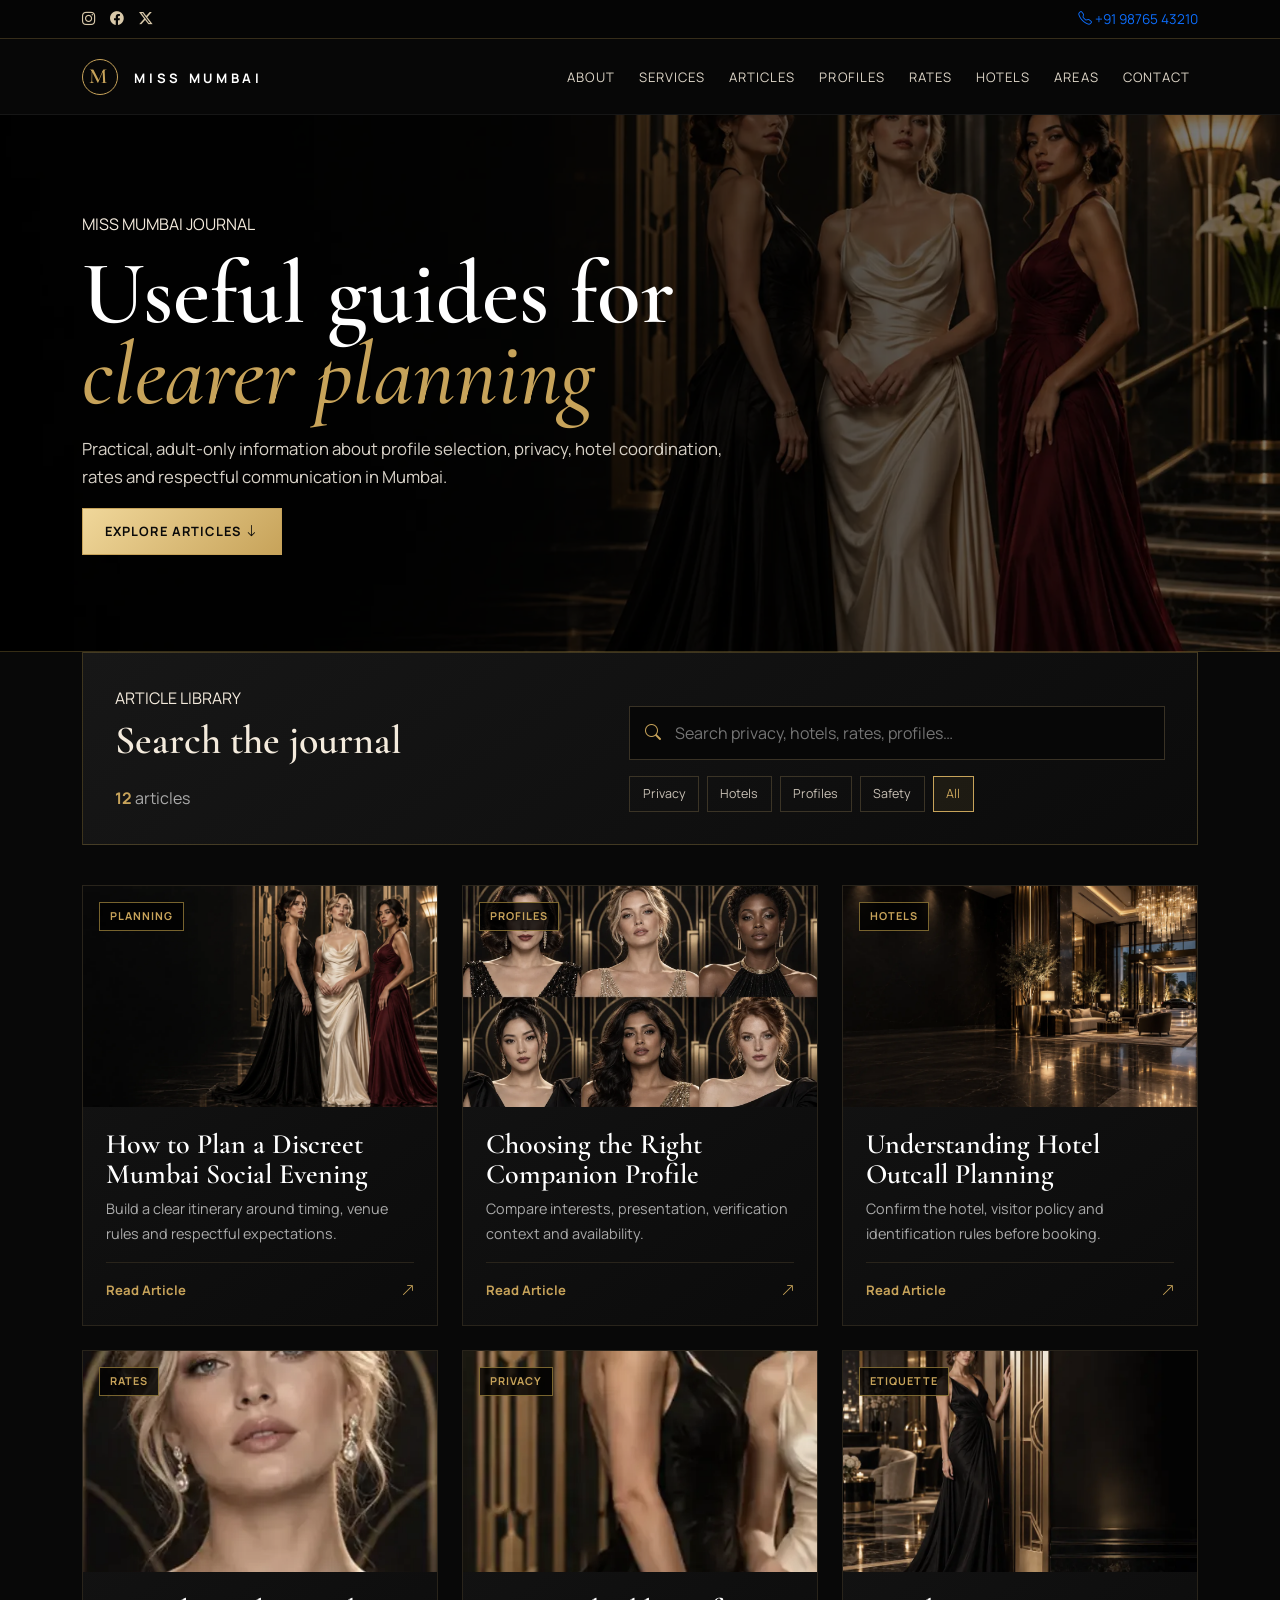
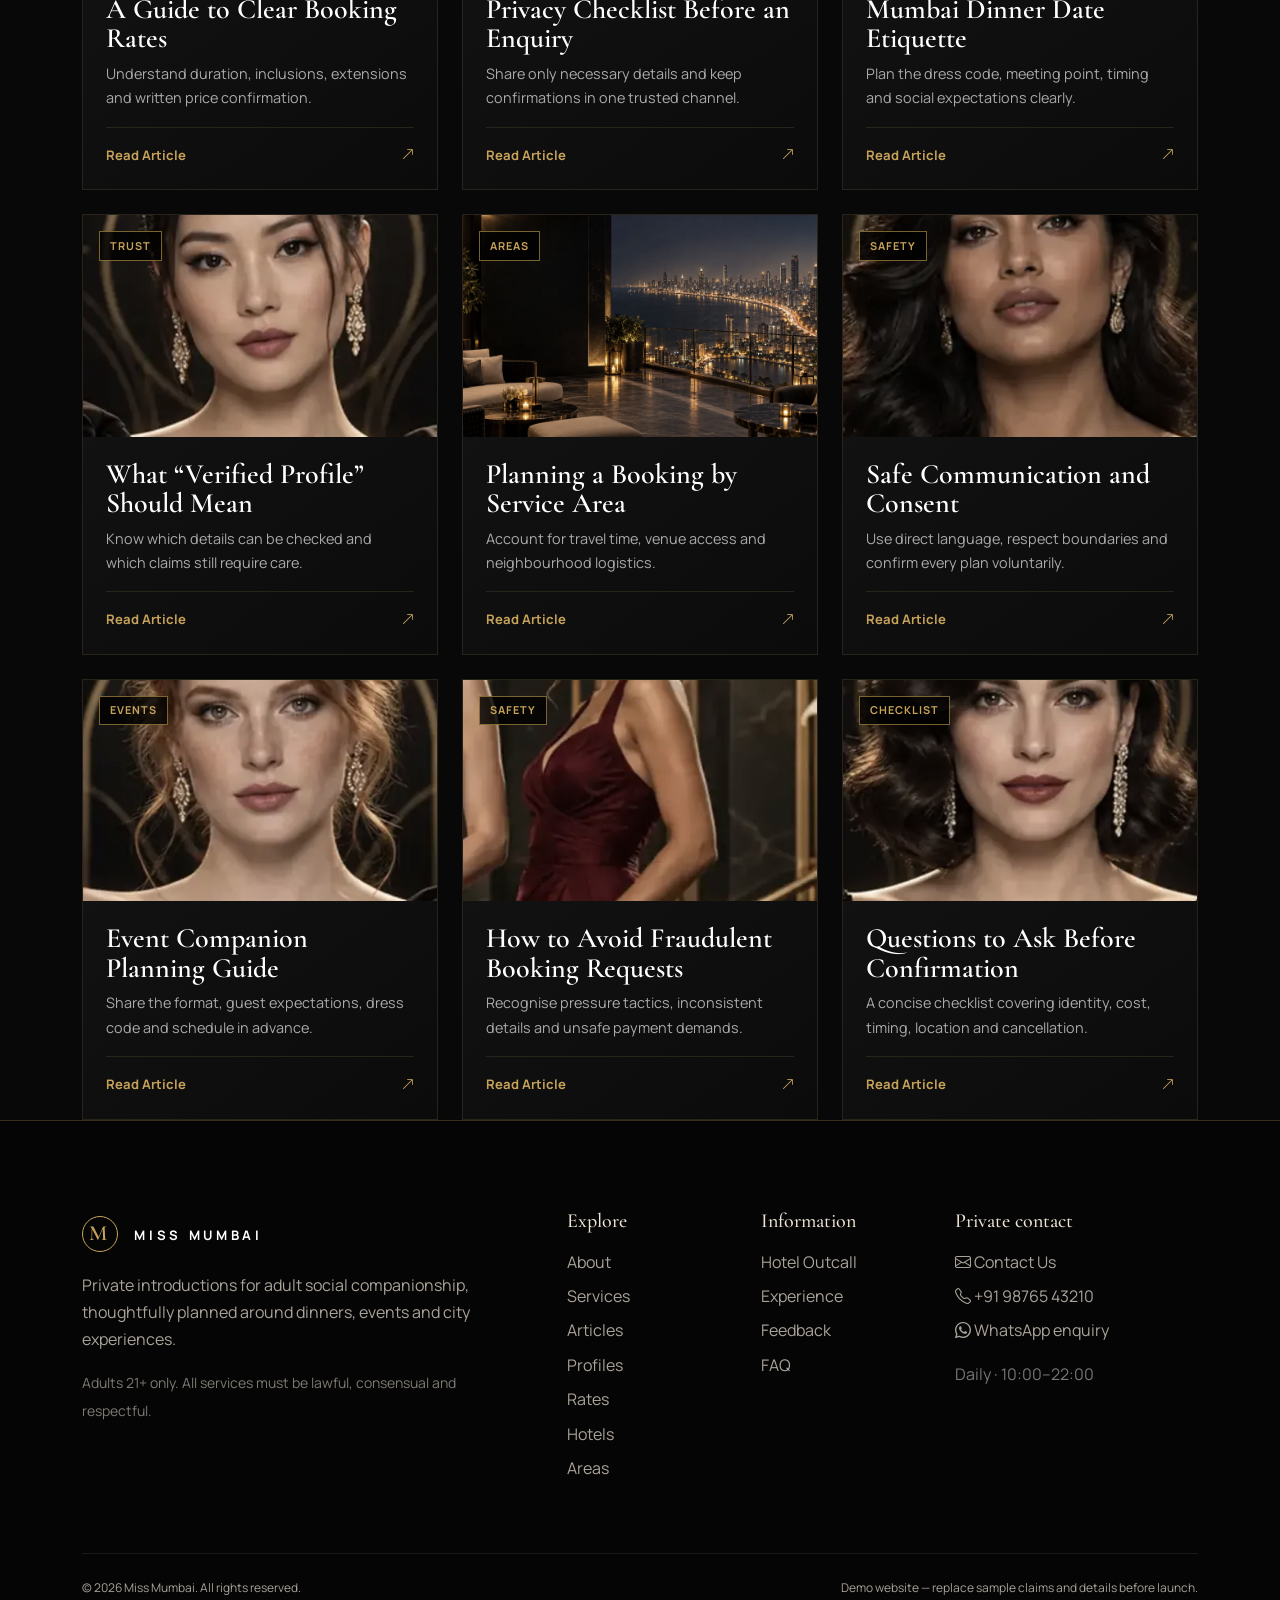
<file: articles.html>
<!doctype html>
<html lang="en">
<head>
  <meta charset="utf-8">
  <meta name="viewport" content="width=device-width, initial-scale=1">
  <title>Mumbai Companion Guides & Articles | Miss Mumbai</title>
  <meta name="description" content="Read practical Mumbai companionship guides covering privacy, profile selection, hotel planning, rates, safety, consent and fraud prevention.">
  <meta name="robots" content="index,follow">
  <link rel="preconnect" href="https://fonts.googleapis.com">
  <link rel="preconnect" href="https://fonts.gstatic.com" crossorigin>
  <link href="https://fonts.googleapis.com/css2?family=Cormorant+Garamond:wght@500;600;700&family=Manrope:wght@400;500;600;700&display=swap" rel="stylesheet">
  <link href="https://cdn.jsdelivr.net/npm/bootstrap@5.3.8/dist/css/bootstrap.min.css" rel="stylesheet">
  <link href="https://cdn.jsdelivr.net/npm/bootstrap-icons@1.11.3/font/bootstrap-icons.min.css" rel="stylesheet">
  <link href="assets/styles.css" rel="stylesheet">
  <link href="assets/articles.css" rel="stylesheet">
</head>
<body>
  <div class="topbar"><div class="container-xl d-flex justify-content-between align-items-center"><div class="social-links"><a href="#" aria-label="Instagram"><i class="bi bi-instagram"></i></a><a href="#" aria-label="Facebook"><i class="bi bi-facebook"></i></a><a href="#" aria-label="X"><i class="bi bi-twitter-x"></i></a></div><a href="tel:+919876543210"><i class="bi bi-telephone"></i> +91 98765 43210</a></div></div>
  <nav class="navbar navbar-expand-lg navbar-dark sticky-top" aria-label="Primary navigation"><div class="container-xl"><a class="navbar-brand" href="index.html"><span>M</span> MISS MUMBAI</a><button class="navbar-toggler" type="button" data-bs-toggle="collapse" data-bs-target="#mainNav" aria-controls="mainNav" aria-expanded="false" aria-label="Toggle navigation"><span class="navbar-toggler-icon"></span></button><div class="collapse navbar-collapse" id="mainNav"><ul class="navbar-nav ms-auto align-items-lg-center gap-lg-2"><li class="nav-item"><a class="nav-link" href="about.html">About</a></li><li class="nav-item"><a class="nav-link" href="services.html">Services</a></li><li class="nav-item"><a class="nav-link active" aria-current="page" href="articles.html">Articles</a></li><li class="nav-item"><a class="nav-link" href="profiles.html">Profiles</a></li><li class="nav-item"><a class="nav-link" href="rates.html">Rates</a></li><li class="nav-item"><a class="nav-link" href="hotels.html">Hotels</a></li><li class="nav-item"><a class="nav-link" href="areas.html">Areas</a></li><li class="nav-item"><a class="nav-link" href="contact.html">Contact</a></li></ul></div></div></nav>

  <header class="articles-hero"><div class="container-xl"><p class="section-kicker">MISS MUMBAI JOURNAL</p><h1>Useful guides for <em>clearer planning</em></h1><p>Practical, adult-only information about profile selection, privacy, hotel coordination, rates and respectful communication in Mumbai.</p><a class="btn btn-gold" href="#articleLibrary">Explore Articles <i class="bi bi-arrow-down"></i></a></div></header>

  <main id="articleLibrary">
    <section class="article-directory section-pad"><div class="container-xl">
      <div class="article-tools"><div><p class="section-kicker mb-2">ARTICLE LIBRARY</p><h2>Search the journal</h2></div><div class="article-search"><i class="bi bi-search"></i><label class="visually-hidden" for="articleSearch">Search articles</label><input id="articleSearch" type="search" placeholder="Search privacy, hotels, rates, profiles…" autocomplete="off"><button id="clearArticleSearch" type="button" aria-label="Clear search"><i class="bi bi-x-lg"></i></button></div><p class="article-count"><strong id="articleCount">12</strong> articles</p><div class="article-filters"><button data-filter="privacy">Privacy</button><button data-filter="hotel">Hotels</button><button data-filter="profile">Profiles</button><button data-filter="safety">Safety</button><button data-filter="">All</button></div></div>
      <div class="row g-4" id="articleGrid">
        <div class="col-md-6 col-xl-4 article-item" data-search="planning mumbai social evening privacy etiquette"><a class="article-card" href="article.html?article=plan-discreet-mumbai-evening"><img src="assets/veloura-hero-desktop.webp" alt="Mumbai evening planning guide" loading="lazy"><span class="article-category">Planning</span><div><h2>How to Plan a Discreet Mumbai Social Evening</h2><p>Build a clear itinerary around timing, venue rules and respectful expectations.</p><span class="article-read">Read Article <i class="bi bi-arrow-up-right"></i></span></div></a></div>
        <div class="col-md-6 col-xl-4 article-item" data-search="profile selection verified companion matching"><a class="article-card" href="article.html?article=choose-companion-profile"><img src="assets/veloura-profile-grid.webp" alt="Companion profile selection guide" loading="lazy"><span class="article-category">Profiles</span><div><h2>Choosing the Right Companion Profile</h2><p>Compare interests, presentation, verification context and availability.</p><span class="article-read">Read Article <i class="bi bi-arrow-up-right"></i></span></div></a></div>
        <div class="col-md-6 col-xl-4 article-item" data-search="hotel outcall mumbai visitor policy identification"><a class="article-card" href="article.html?article=mumbai-hotel-outcall-planning"><img src="assets/miss-mumbai-hotel-outcall-banner.webp" alt="Mumbai hotel outcall planning guide" loading="lazy"><span class="article-category">Hotels</span><div><h2>Understanding Hotel Outcall Planning</h2><p>Confirm the hotel, visitor policy and identification rules before booking.</p><span class="article-read">Read Article <i class="bi bi-arrow-up-right"></i></span></div></a></div>
        <div class="col-md-6 col-xl-4 article-item" data-search="booking rates pricing transparency duration"><a class="article-card" href="article.html?article=understanding-booking-rates"><img src="assets/veloura-profile-2.webp" alt="Guide to clear booking rates" loading="lazy"><span class="article-category">Rates</span><div><h2>A Guide to Clear Booking Rates</h2><p>Understand duration, inclusions, extensions and written price confirmation.</p><span class="article-read">Read Article <i class="bi bi-arrow-up-right"></i></span></div></a></div>
        <div class="col-md-6 col-xl-4 article-item" data-search="privacy checklist enquiry personal data discretion"><a class="article-card" href="article.html?article=privacy-checklist-before-enquiry"><img src="assets/veloura-profile-7-portrait.webp" alt="Privacy checklist before an enquiry" loading="lazy"><span class="article-category">Privacy</span><div><h2>Privacy Checklist Before an Enquiry</h2><p>Share only necessary details and keep confirmations in one trusted channel.</p><span class="article-read">Read Article <i class="bi bi-arrow-up-right"></i></span></div></a></div>
        <div class="col-md-6 col-xl-4 article-item" data-search="dinner date etiquette mumbai event companion"><a class="article-card" href="article.html?article=mumbai-dinner-date-etiquette"><img src="assets/veloura-about.webp" alt="Mumbai dinner date etiquette" loading="lazy"><span class="article-category">Etiquette</span><div><h2>Mumbai Dinner Date Etiquette</h2><p>Plan the dress code, meeting point, timing and social expectations clearly.</p><span class="article-read">Read Article <i class="bi bi-arrow-up-right"></i></span></div></a></div>
        <div class="col-md-6 col-xl-4 article-item" data-search="verified profile information identity photos trust"><a class="article-card" href="article.html?article=verified-profile-information"><img src="assets/veloura-profile-4.webp" alt="Verified profile information guide" loading="lazy"><span class="article-category">Trust</span><div><h2>What “Verified Profile” Should Mean</h2><p>Know which details can be checked and which claims still require care.</p><span class="article-read">Read Article <i class="bi bi-arrow-up-right"></i></span></div></a></div>
        <div class="col-md-6 col-xl-4 article-item" data-search="service area booking mumbai location travel"><a class="article-card" href="article.html?article=booking-by-service-area"><img src="assets/miss-mumbai-area-booking-banner.webp" alt="Mumbai service area booking guide" loading="lazy"><span class="article-category">Areas</span><div><h2>Planning a Booking by Service Area</h2><p>Account for travel time, venue access and neighbourhood logistics.</p><span class="article-read">Read Article <i class="bi bi-arrow-up-right"></i></span></div></a></div>
        <div class="col-md-6 col-xl-4 article-item" data-search="safe communication consent boundaries respectful"><a class="article-card" href="article.html?article=safe-communication-and-consent"><img src="assets/veloura-profile-5.webp" alt="Safe communication and consent guide" loading="lazy"><span class="article-category">Safety</span><div><h2>Safe Communication and Consent</h2><p>Use direct language, respect boundaries and confirm every plan voluntarily.</p><span class="article-read">Read Article <i class="bi bi-arrow-up-right"></i></span></div></a></div>
        <div class="col-md-6 col-xl-4 article-item" data-search="event companion planning dress code itinerary"><a class="article-card" href="article.html?article=event-companion-planning"><img src="assets/veloura-profile-6.webp" alt="Event companion planning guide" loading="lazy"><span class="article-category">Events</span><div><h2>Event Companion Planning Guide</h2><p>Share the format, guest expectations, dress code and schedule in advance.</p><span class="article-read">Read Article <i class="bi bi-arrow-up-right"></i></span></div></a></div>
        <div class="col-md-6 col-xl-4 article-item" data-search="fraud prevention scam advance payment safety"><a class="article-card" href="article.html?article=avoid-booking-fraud"><img src="assets/veloura-profile-8-portrait.webp" alt="Booking fraud prevention guide" loading="lazy"><span class="article-category">Safety</span><div><h2>How to Avoid Fraudulent Booking Requests</h2><p>Recognise pressure tactics, inconsistent details and unsafe payment demands.</p><span class="article-read">Read Article <i class="bi bi-arrow-up-right"></i></span></div></a></div>
        <div class="col-md-6 col-xl-4 article-item" data-search="questions before confirmation booking checklist"><a class="article-card" href="article.html?article=questions-before-confirmation"><img src="assets/veloura-profile-1.webp" alt="Questions before booking confirmation" loading="lazy"><span class="article-category">Checklist</span><div><h2>Questions to Ask Before Confirmation</h2><p>A concise checklist covering identity, cost, timing, location and cancellation.</p><span class="article-read">Read Article <i class="bi bi-arrow-up-right"></i></span></div></a></div>
      </div>
      <div class="article-empty d-none" id="articleEmpty"><i class="bi bi-journal-x"></i><h2>No matching article</h2><p>Try a shorter keyword or choose another topic.</p><button class="btn btn-outline-gold" id="resetArticles">Show all articles</button></div>
    </div></section>
  </main>

  <footer><div class="container-xl"><div class="row g-5"><div class="col-lg-5"><a class="footer-brand" href="index.html"><span>M</span> MISS MUMBAI</a><p>Private introductions for adult social companionship, thoughtfully planned around dinners, events and city experiences.</p><small>Adults 21+ only. All services must be lawful, consensual and respectful.</small></div><div class="col-6 col-lg-2"><h3>Explore</h3><a href="about.html">About</a><a href="services.html">Services</a><a href="articles.html">Articles</a><a href="profiles.html">Profiles</a><a href="rates.html">Rates</a><a href="hotels.html">Hotels</a><a href="areas.html">Areas</a></div><div class="col-6 col-lg-2"><h3>Information</h3><a href="hotel-outcall.html">Hotel Outcall</a><a href="index.html#experience">Experience</a><a href="index.html#feedback">Feedback</a><a href="index.html#faq">FAQ</a></div><div class="col-lg-3"><h3>Private contact</h3><a href="contact.html"><i class="bi bi-envelope"></i> Contact Us</a><a href="tel:+919876543210"><i class="bi bi-telephone"></i> +91 98765 43210</a><a href="https://wa.me/919876543210"><i class="bi bi-whatsapp"></i> WhatsApp enquiry</a><p class="hours">Daily · 10:00–22:00</p></div></div><div class="footer-bottom"><span>© <span id="year"></span> Miss Mumbai. All rights reserved.</span><span>Demo website — replace sample claims and details before launch.</span></div></div></footer>
  <script src="https://cdn.jsdelivr.net/npm/bootstrap@5.3.8/dist/js/bootstrap.bundle.min.js"></script>
  <script src="assets/site.js"></script>
  <script src="assets/articles.js"></script>
</body>
</html>
</file>
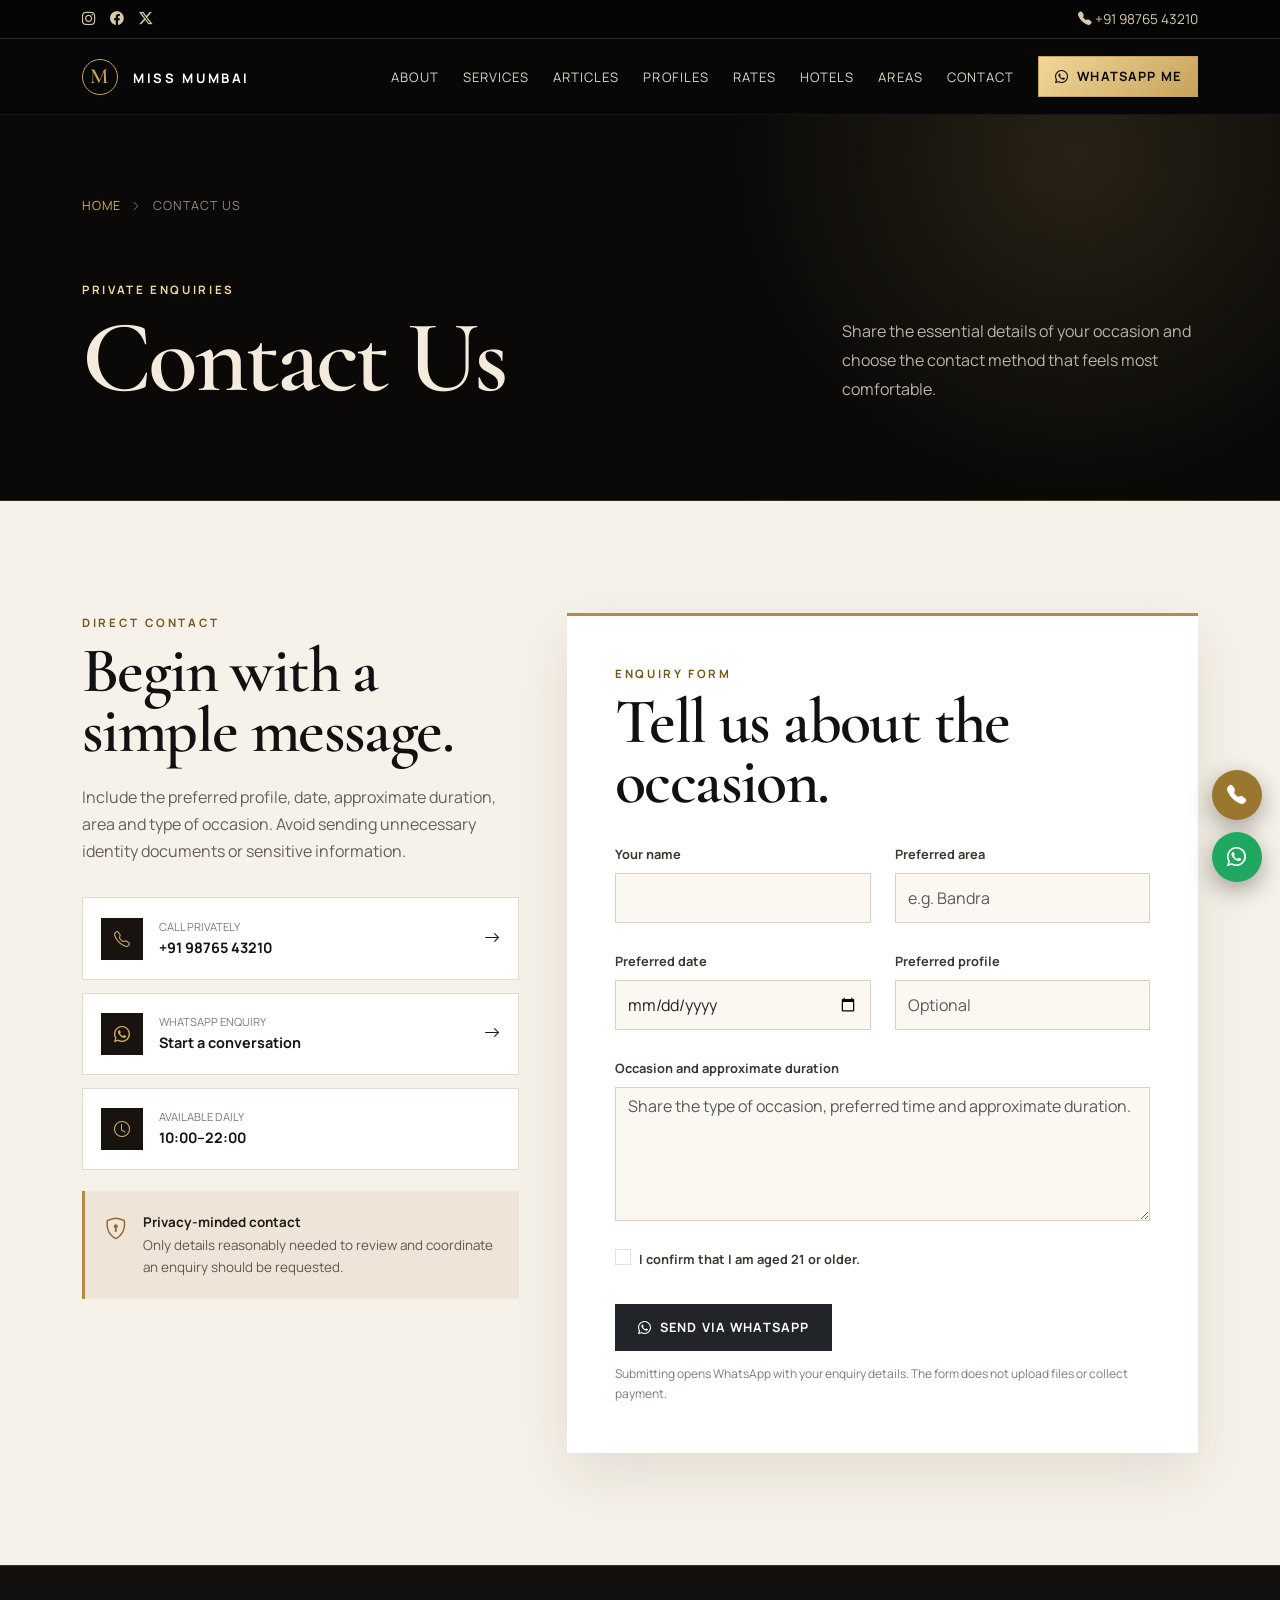
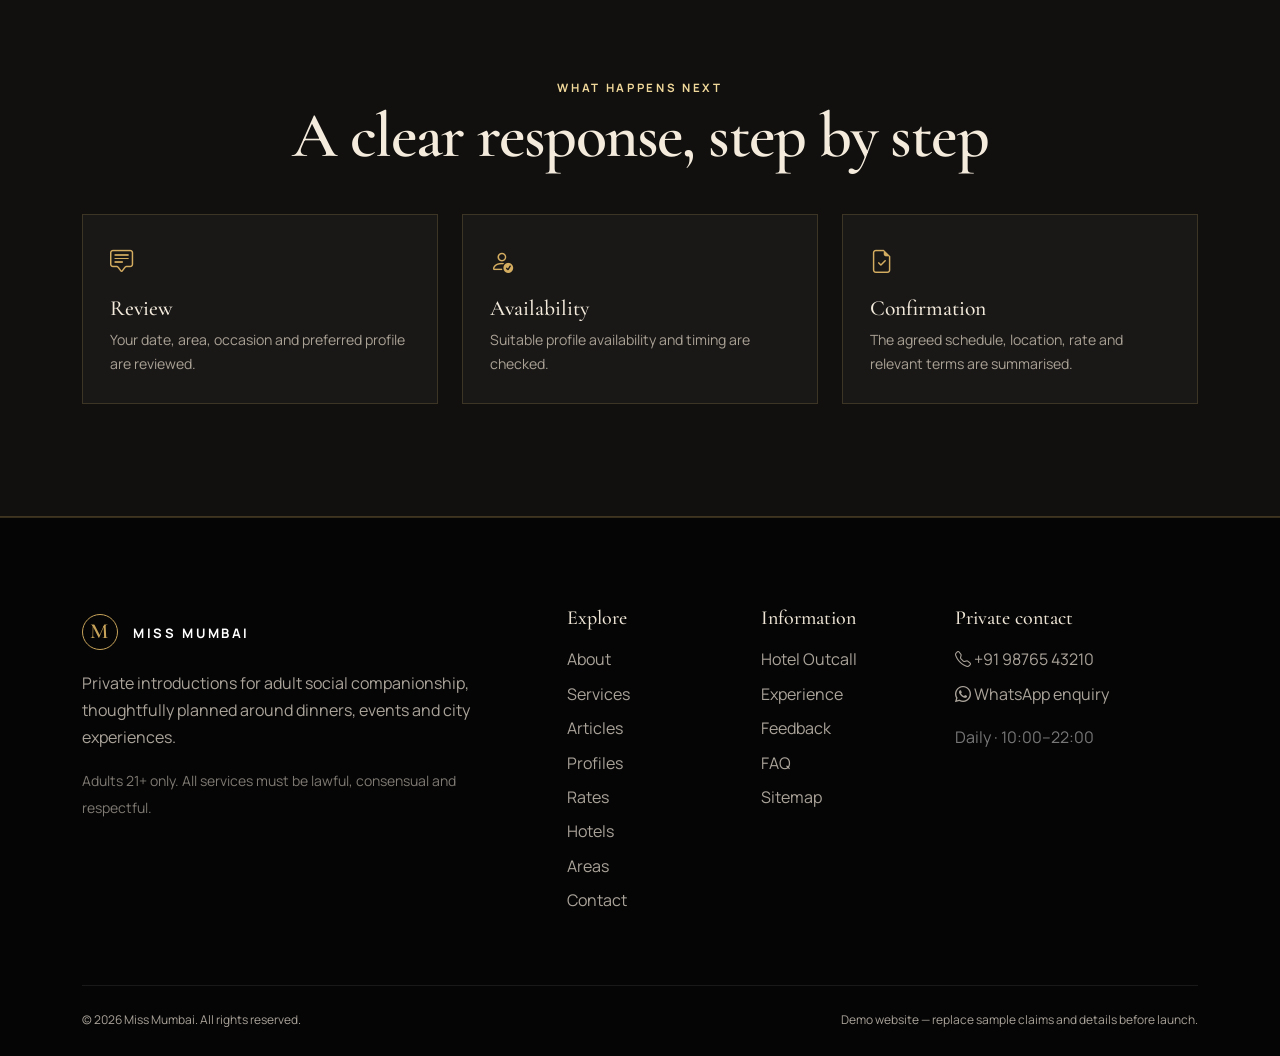
<file: contact.html>
<!doctype html>
<html lang="en">
<head>
  <meta charset="utf-8"><meta name="viewport" content="width=device-width, initial-scale=1">
  <title>Contact Us | Miss Mumbai</title><meta name="description" content="Contact Miss Mumbai privately by telephone, WhatsApp or the enquiry form for adult social introduction availability.">
  <meta name="robots" content="index,follow,max-image-preview:large"><meta name="theme-color" content="#080808">
  <link rel="preconnect" href="https://cdn.jsdelivr.net"><link rel="preconnect" href="https://fonts.googleapis.com"><link rel="preconnect" href="https://fonts.gstatic.com" crossorigin>
  <link href="https://fonts.googleapis.com/css2?family=Cormorant+Garamond:wght@500;600;700&family=Manrope:wght@400;500;600;700&display=swap" rel="stylesheet"><link href="https://cdn.jsdelivr.net/npm/bootstrap@5.3.8/dist/css/bootstrap.min.css" rel="stylesheet"><link href="https://cdn.jsdelivr.net/npm/bootstrap-icons@1.11.3/font/bootstrap-icons.min.css" rel="stylesheet"><link rel="stylesheet" href="assets/styles.css"><link rel="stylesheet" href="assets/profiles.css">
</head>
<body>
  <a class="visually-hidden-focusable skip-link" href="#main">Skip to content</a>
  <div class="topbar"><div class="container-xl d-flex justify-content-between align-items-center"><div class="social-links" aria-label="Social media links"><a href="#" aria-label="Instagram"><i class="bi bi-instagram"></i></a><a href="#" aria-label="Facebook"><i class="bi bi-facebook"></i></a><a href="#" aria-label="X"><i class="bi bi-twitter-x"></i></a></div><a class="top-phone" href="tel:+919876543210"><i class="bi bi-telephone-fill"></i> +91 98765 43210</a></div></div>
  <nav class="navbar navbar-expand-lg navbar-dark sticky-top" aria-label="Primary navigation"><div class="container-xl"><a class="navbar-brand" href="index.html"><span>M</span> MISS MUMBAI</a><button class="navbar-toggler" type="button" data-bs-toggle="collapse" data-bs-target="#mainNav" aria-controls="mainNav" aria-expanded="false" aria-label="Toggle navigation"><span class="navbar-toggler-icon"></span></button><div class="collapse navbar-collapse" id="mainNav"><ul class="navbar-nav ms-auto align-items-lg-center gap-lg-2"><li class="nav-item"><a class="nav-link" href="about.html">About</a></li>
<li class="nav-item"><a class="nav-link" href="services.html">Services</a></li>
<li class="nav-item"><a class="nav-link" href="articles.html">Articles</a></li><li class="nav-item"><a class="nav-link" href="profiles.html">Profiles</a></li><li class="nav-item"><a class="nav-link" href="rates.html">Rates</a></li><li class="nav-item"><a class="nav-link" href="hotels.html">Hotels</a></li><li class="nav-item"><a class="nav-link" href="areas.html">Areas</a></li><li class="nav-item"><a class="nav-link active" aria-current="page" href="contact.html">Contact</a></li><li class="nav-item ms-lg-2"><a class="btn btn-gold btn-sm" href="https://wa.me/919876543210"><i class="bi bi-whatsapp me-1"></i> WhatsApp Me</a></li></ul></div></div></nav>
  <main id="main">
    <header class="inner-page-hero"><div class="container-xl"><nav class="about-breadcrumb" aria-label="Breadcrumb"><a href="index.html">Home</a><i class="bi bi-chevron-right"></i><span>Contact Us</span></nav><div class="row align-items-end g-4"><div class="col-lg-8"><p class="eyebrow">Private enquiries</p><h1>Contact Us</h1></div><div class="col-lg-4"><p>Share the essential details of your occasion and choose the contact method that feels most comfortable.</p></div></div></div></header>
    <section class="section contact-page-section"><div class="container-xl"><div class="row g-5">
      <div class="col-lg-5"><p class="eyebrow dark">Direct contact</p><h2>Begin with a simple message.</h2><p class="contact-intro">Include the preferred profile, date, approximate duration, area and type of occasion. Avoid sending unnecessary identity documents or sensitive information.</p><div class="contact-methods">
        <a href="tel:+919876543210"><i class="bi bi-telephone"></i><span><small>Call privately</small><strong>+91 98765 43210</strong></span><i class="bi bi-arrow-right"></i></a>
        <a href="https://wa.me/919876543210"><i class="bi bi-whatsapp"></i><span><small>WhatsApp enquiry</small><strong>Start a conversation</strong></span><i class="bi bi-arrow-right"></i></a>
        <div><i class="bi bi-clock"></i><span><small>Available daily</small><strong>10:00–22:00</strong></span></div>
      </div><div class="contact-note"><i class="bi bi-shield-lock"></i><p><strong>Privacy-minded contact</strong>Only details reasonably needed to review and coordinate an enquiry should be requested.</p></div></div>
      <div class="col-lg-7"><form class="enquiry-form" id="whatsappEnquiryForm"><p class="eyebrow dark">Enquiry form</p><h2>Tell us about the occasion.</h2><div class="row g-4 mt-1"><div class="col-md-6"><label for="contactName">Your name</label><input class="form-control" id="contactName" name="name" type="text" autocomplete="name" required></div><div class="col-md-6"><label for="contactArea">Preferred area</label><input class="form-control" id="contactArea" name="area" type="text" placeholder="e.g. Bandra" required></div><div class="col-md-6"><label for="contactDate">Preferred date</label><input class="form-control" id="contactDate" name="date" type="date" required></div><div class="col-md-6"><label for="contactProfile">Preferred profile</label><input class="form-control" id="contactProfile" name="profile" type="text" placeholder="Optional"></div><div class="col-12"><label for="contactOccasion">Occasion and approximate duration</label><textarea class="form-control" id="contactOccasion" name="occasion" rows="5" placeholder="Share the type of occasion, preferred time and approximate duration." required></textarea></div><div class="col-12"><div class="form-check"><input class="form-check-input" type="checkbox" id="adultConfirm" required><label class="form-check-label" for="adultConfirm">I confirm that I am aged 21 or older.</label></div></div><div class="col-12"><button class="btn btn-dark" type="submit"><i class="bi bi-whatsapp me-2"></i>Send via WhatsApp</button><p class="form-note">Submitting opens WhatsApp with your enquiry details. The form does not upload files or collect payment.</p></div></div></form></div>
    </div></div></section>
    <section class="section section-ink contact-expect"><div class="container-xl"><div class="section-heading text-center mx-auto mb-5"><p class="eyebrow">What happens next</p><h2>A clear response, step by step</h2></div><div class="row g-4"><div class="col-md-4"><div class="page-info-card"><i class="bi bi-chat-square-text"></i><h3>Review</h3><p>Your date, area, occasion and preferred profile are reviewed.</p></div></div><div class="col-md-4"><div class="page-info-card"><i class="bi bi-person-check"></i><h3>Availability</h3><p>Suitable profile availability and timing are checked.</p></div></div><div class="col-md-4"><div class="page-info-card"><i class="bi bi-file-earmark-check"></i><h3>Confirmation</h3><p>The agreed schedule, location, rate and relevant terms are summarised.</p></div></div></div></div></section>
  </main>
  <footer><div class="container-xl"><div class="row g-5"><div class="col-lg-5"><a class="footer-brand" href="index.html"><span>M</span> MISS MUMBAI</a><p>Private introductions for adult social companionship, thoughtfully planned around dinners, events and city experiences.</p><small>Adults 21+ only. All services must be lawful, consensual and respectful.</small></div><div class="col-6 col-lg-2"><h3>Explore</h3><a href="about.html">About</a><a href="services.html">Services</a><a href="articles.html">Articles</a><a href="profiles.html">Profiles</a><a href="rates.html">Rates</a><a href="hotels.html">Hotels</a><a href="areas.html">Areas</a><a href="contact.html">Contact</a></div><div class="col-6 col-lg-2"><h3>Information</h3><a href="hotel-outcall.html">Hotel Outcall</a><a href="index.html#experience">Experience</a><a href="index.html#feedback">Feedback</a><a href="index.html#faq">FAQ</a><a href="sitemap.html">Sitemap</a></div><div class="col-lg-3"><h3>Private contact</h3><a href="tel:+919876543210"><i class="bi bi-telephone"></i> +91 98765 43210</a><a href="https://wa.me/919876543210"><i class="bi bi-whatsapp"></i> WhatsApp enquiry</a><p class="hours">Daily · 10:00–22:00</p></div></div><div class="footer-bottom"><span>© <span id="year"></span> Miss Mumbai. All rights reserved.</span><span>Demo website — replace sample claims and details before launch.</span></div></div></footer>
  <div class="floating-contact" aria-label="Quick contact"><a class="float-call" href="tel:+919876543210" aria-label="Call Miss Mumbai"><i class="bi bi-telephone-fill"></i></a><a class="float-whatsapp" href="https://wa.me/919876543210" aria-label="Message Miss Mumbai on WhatsApp"><i class="bi bi-whatsapp"></i></a></div>
  <script src="https://cdn.jsdelivr.net/npm/bootstrap@5.3.8/dist/js/bootstrap.bundle.min.js"></script><script src="assets/site.js"></script>
</body>
</html>
</file>
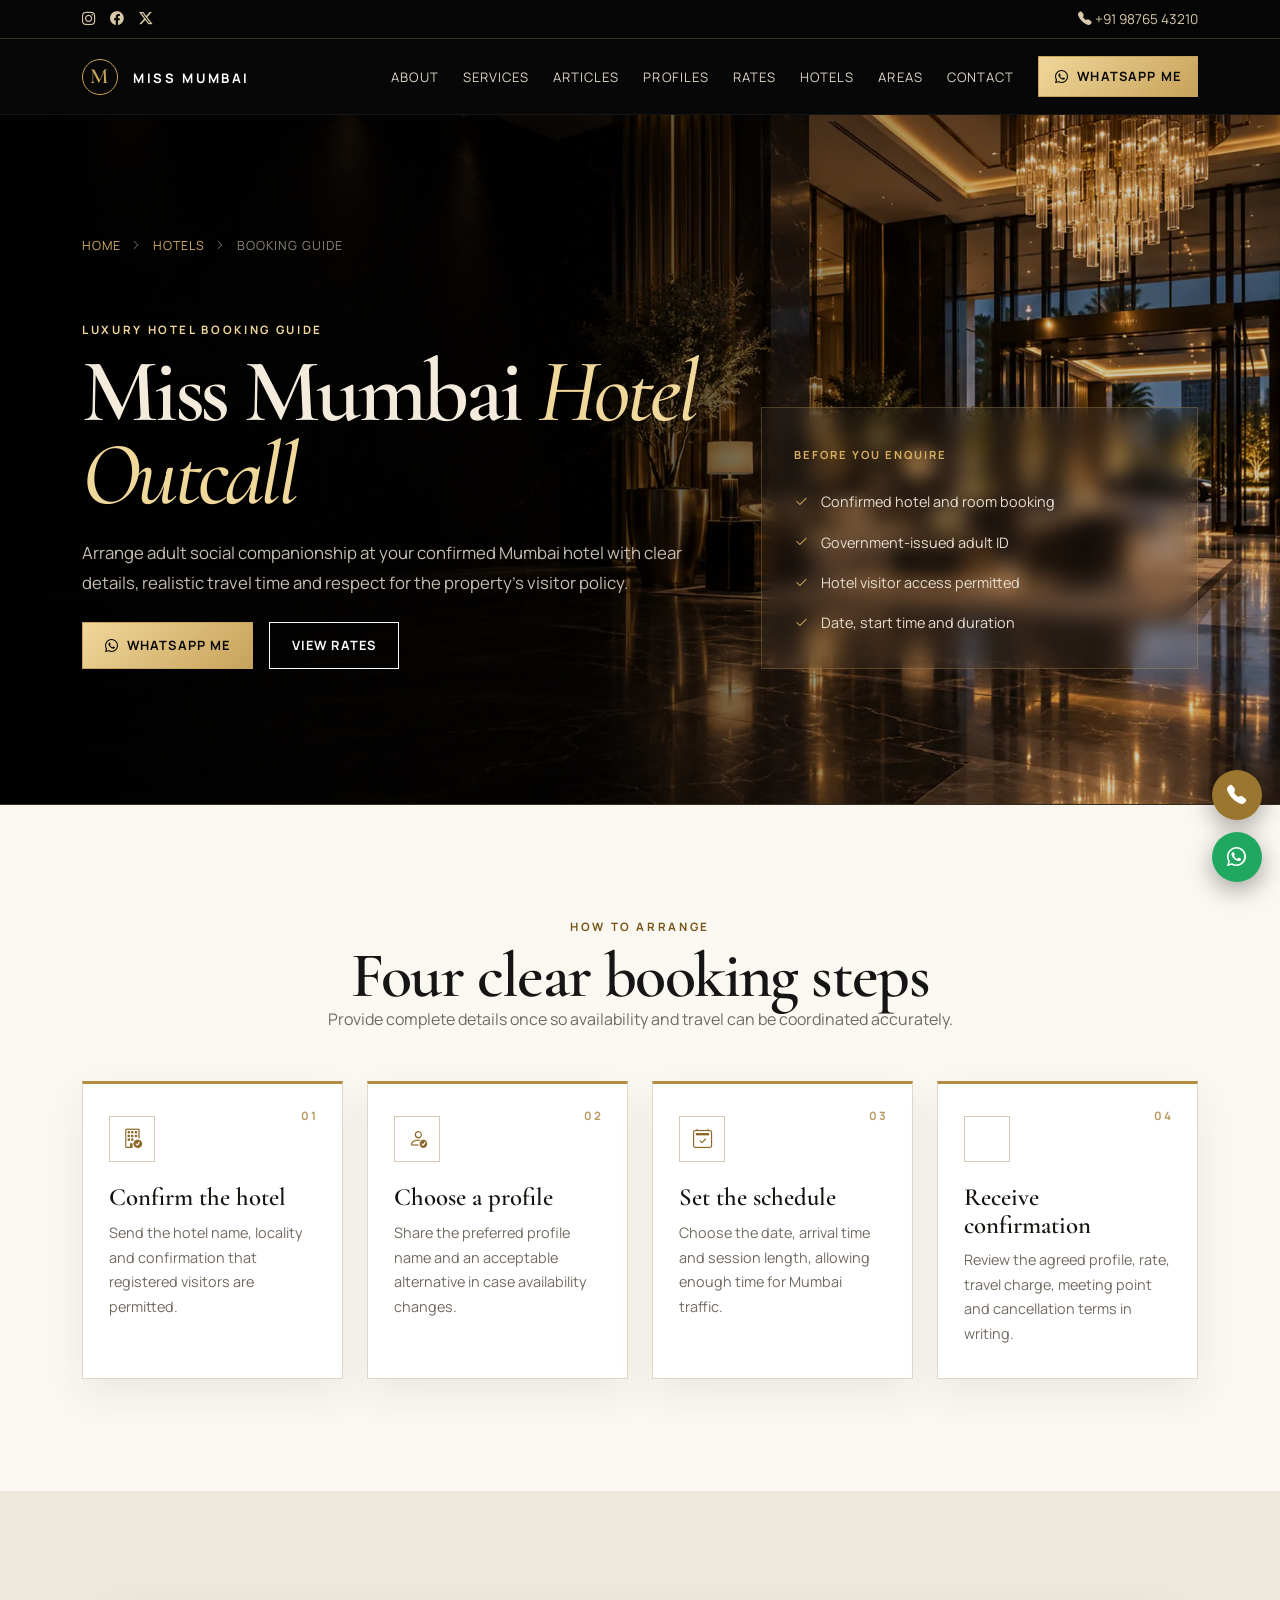
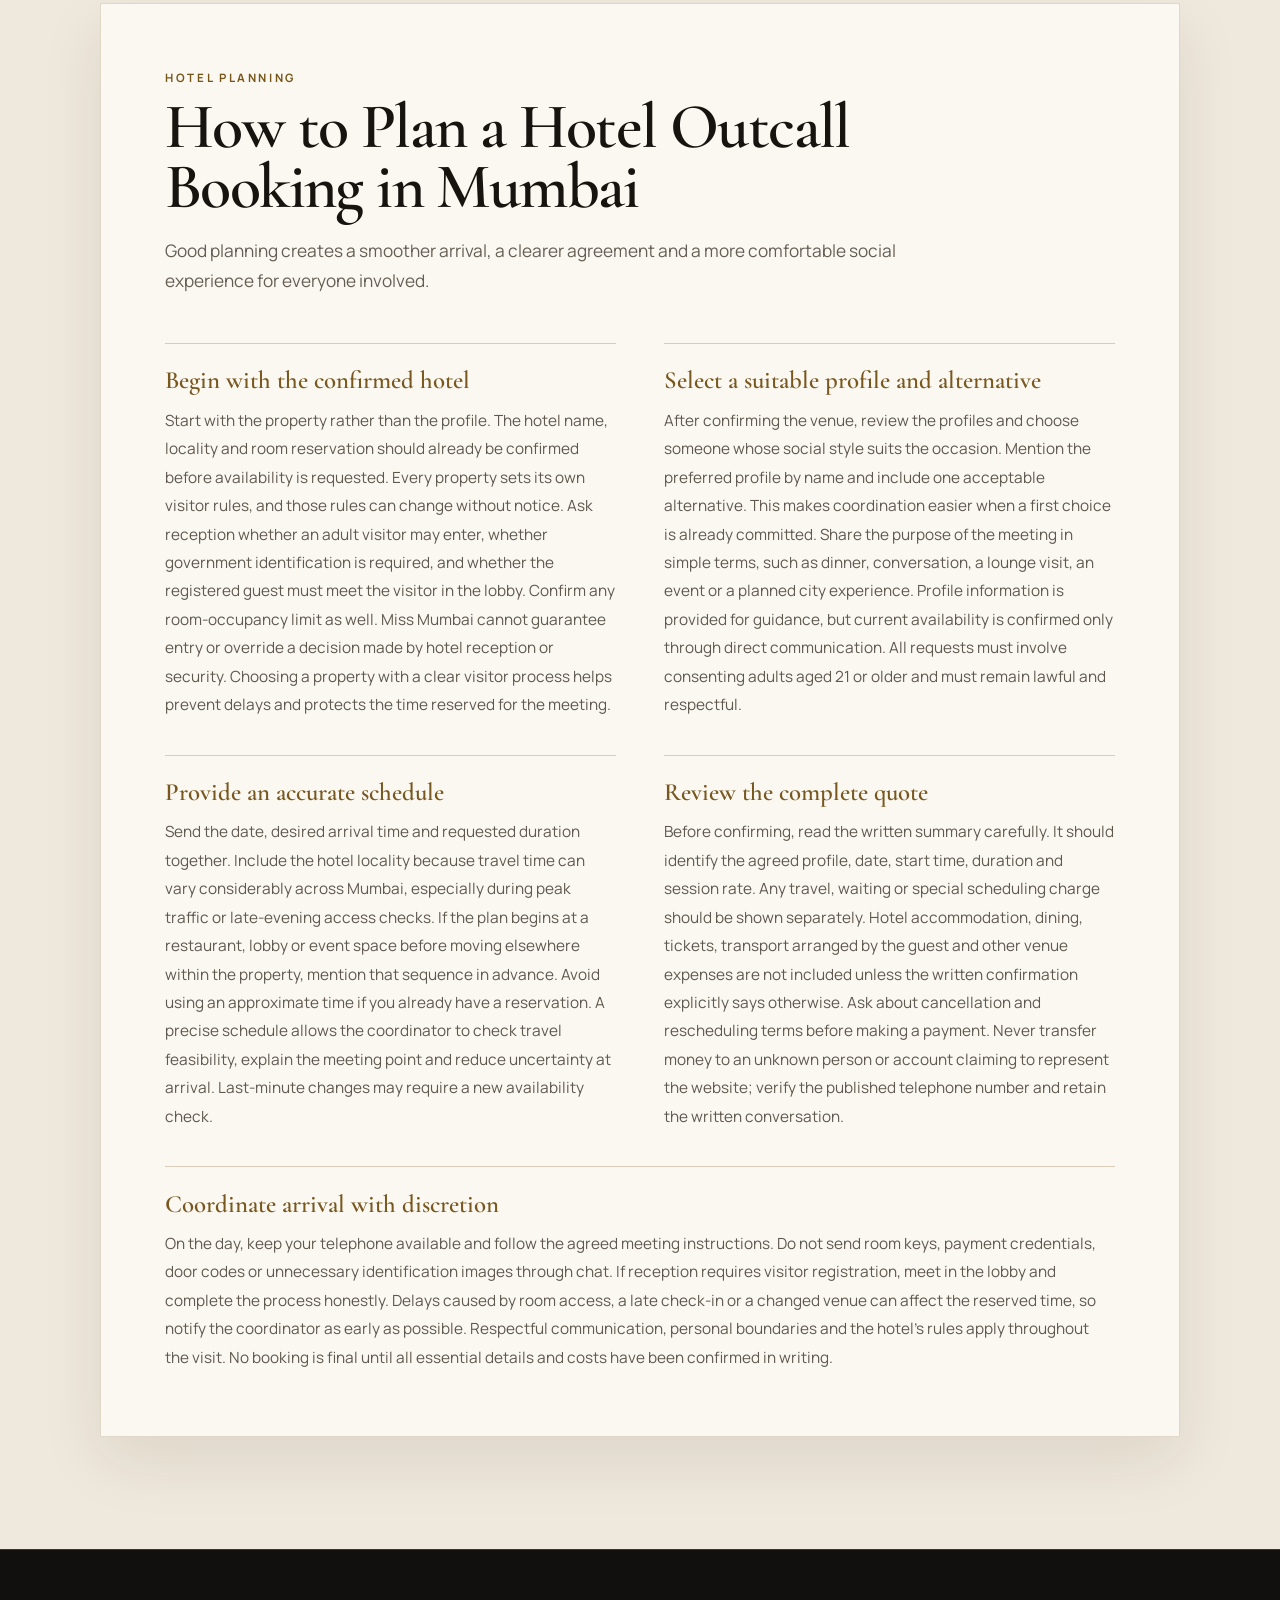
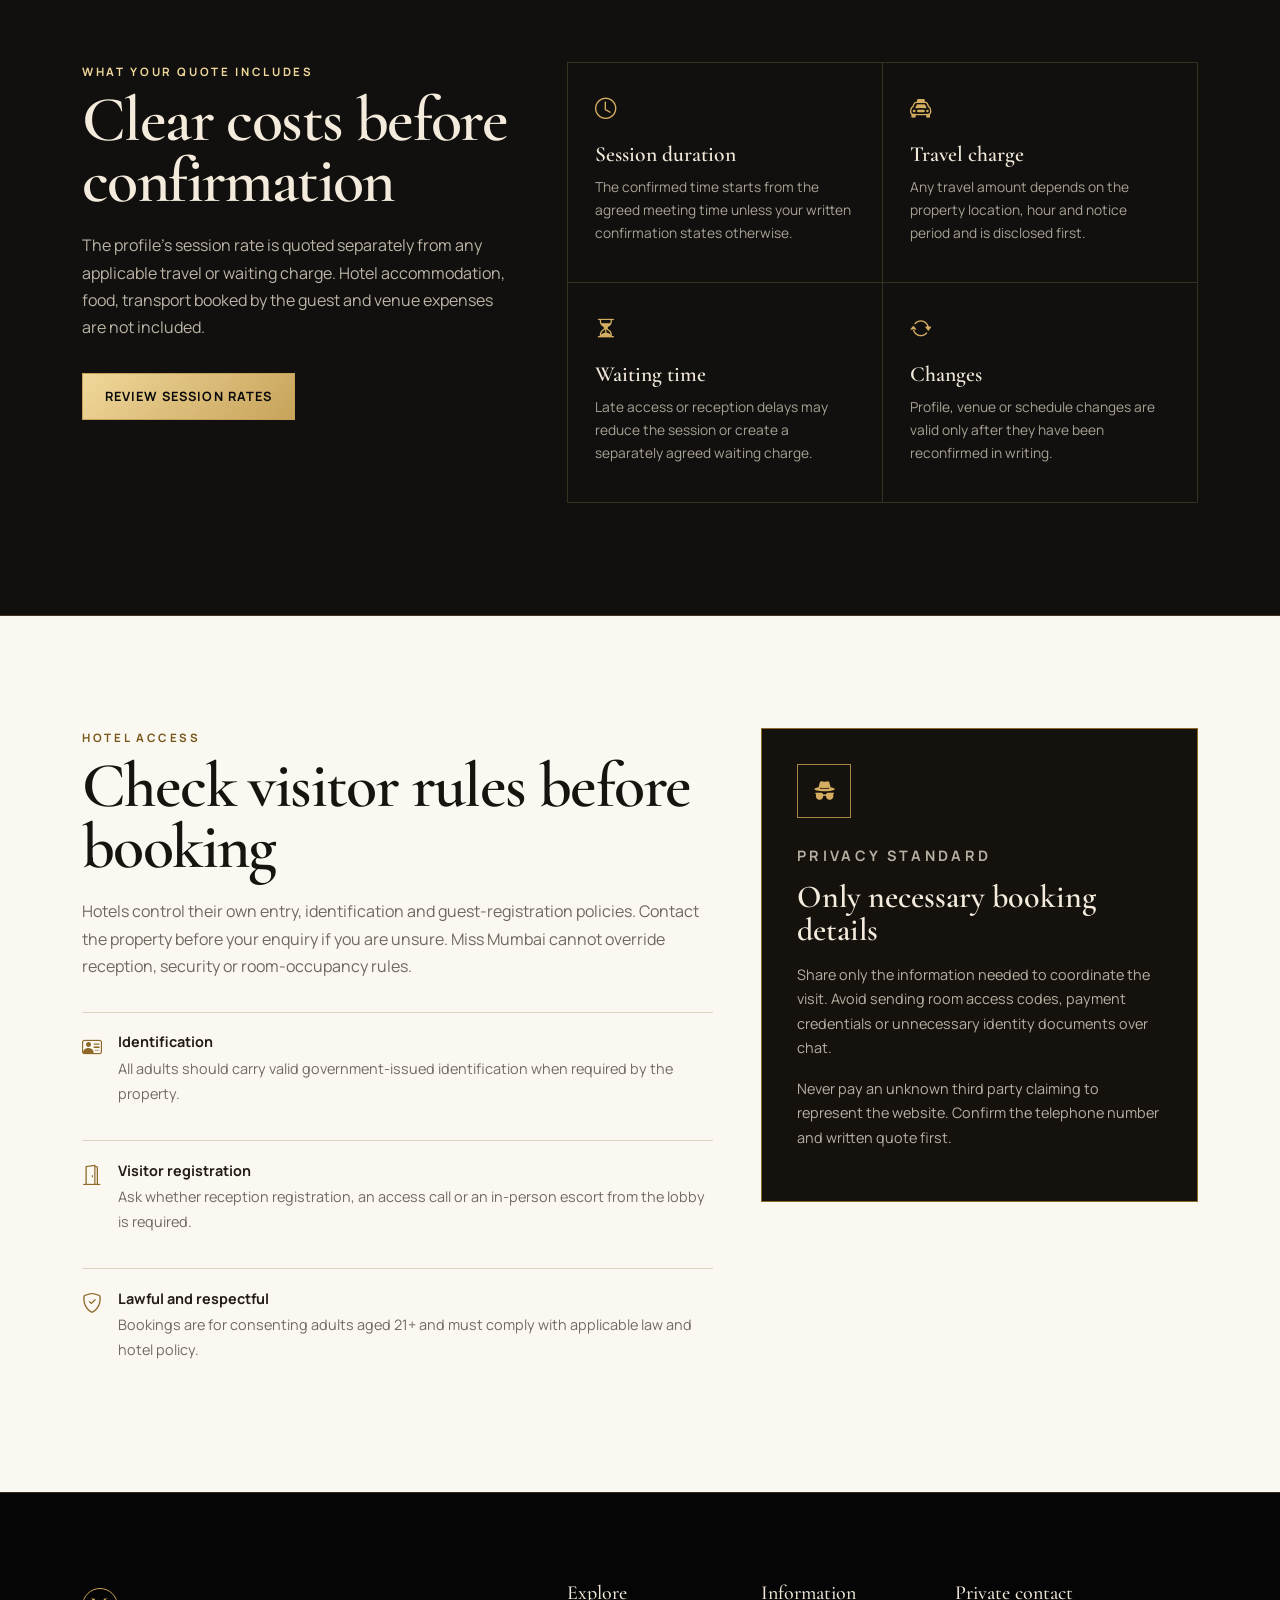
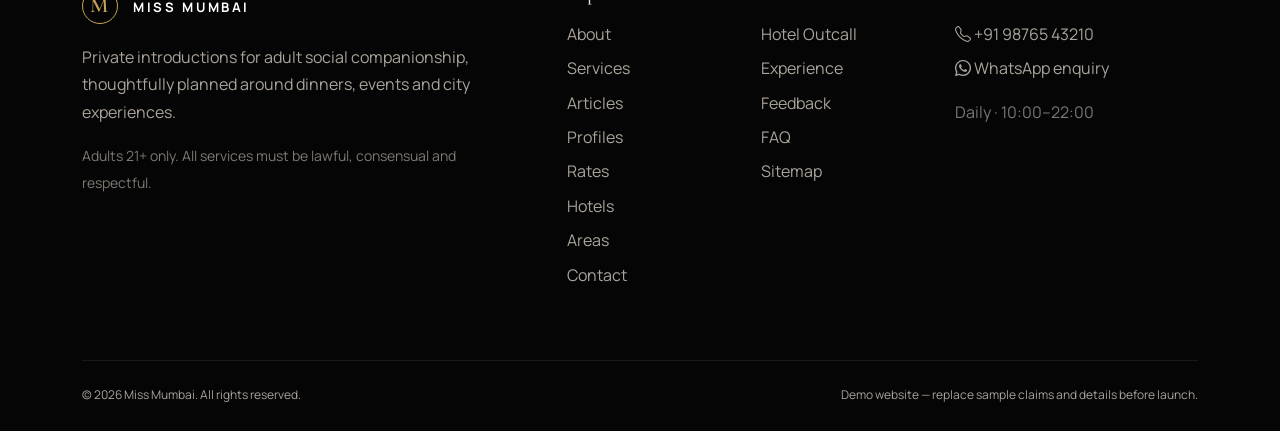
<file: hotel-outcall.html>
<!doctype html>
<html lang="en">
<head>
  <meta charset="utf-8"><meta name="viewport" content="width=device-width, initial-scale=1">
  <title>Hotel Outcall Booking Guide | Miss Mumbai</title><meta name="description" content="Plan a private adult social-companionship hotel visit with clear booking steps, visitor-policy guidance, rates, privacy information and WhatsApp confirmation.">
  <meta name="robots" content="index,follow,max-image-preview:large"><meta name="theme-color" content="#080808">
  <link rel="preconnect" href="https://cdn.jsdelivr.net"><link rel="preconnect" href="https://fonts.googleapis.com"><link rel="preconnect" href="https://fonts.gstatic.com" crossorigin>
  <link href="https://fonts.googleapis.com/css2?family=Cormorant+Garamond:wght@500;600;700&family=Manrope:wght@400;500;600;700&display=swap" rel="stylesheet"><link href="https://cdn.jsdelivr.net/npm/bootstrap@5.3.8/dist/css/bootstrap.min.css" rel="stylesheet"><link href="https://cdn.jsdelivr.net/npm/bootstrap-icons@1.11.3/font/bootstrap-icons.min.css" rel="stylesheet"><link rel="stylesheet" href="assets/styles.css"><link rel="stylesheet" href="assets/profiles.css">
</head>
<body>
  <a class="visually-hidden-focusable skip-link" href="#main">Skip to content</a>
  <div class="topbar"><div class="container-xl d-flex justify-content-between align-items-center"><div class="social-links" aria-label="Social media links"><a href="#" aria-label="Instagram"><i class="bi bi-instagram"></i></a><a href="#" aria-label="Facebook"><i class="bi bi-facebook"></i></a><a href="#" aria-label="X"><i class="bi bi-twitter-x"></i></a></div><a class="top-phone" href="tel:+919876543210"><i class="bi bi-telephone-fill"></i> +91 98765 43210</a></div></div>
  <nav class="navbar navbar-expand-lg navbar-dark sticky-top" aria-label="Primary navigation"><div class="container-xl"><a class="navbar-brand" href="index.html"><span>M</span> MISS MUMBAI</a><button class="navbar-toggler" type="button" data-bs-toggle="collapse" data-bs-target="#mainNav" aria-controls="mainNav" aria-expanded="false" aria-label="Toggle navigation"><span class="navbar-toggler-icon"></span></button><div class="collapse navbar-collapse" id="mainNav"><ul class="navbar-nav ms-auto align-items-lg-center gap-lg-2"><li class="nav-item"><a class="nav-link" href="about.html">About</a></li>
<li class="nav-item"><a class="nav-link" href="services.html">Services</a></li>
<li class="nav-item"><a class="nav-link" href="articles.html">Articles</a></li><li class="nav-item"><a class="nav-link" href="profiles.html">Profiles</a></li><li class="nav-item"><a class="nav-link" href="rates.html">Rates</a></li><li class="nav-item"><a class="nav-link active" aria-current="page" href="hotels.html">Hotels</a></li><li class="nav-item"><a class="nav-link" href="areas.html">Areas</a></li><li class="nav-item"><a class="nav-link" href="contact.html">Contact</a></li><li class="nav-item ms-lg-2"><a class="btn btn-gold btn-sm" href="https://wa.me/919876543210"><i class="bi bi-whatsapp me-1"></i> WhatsApp Me</a></li></ul></div></div></nav>
  <main id="main">
    <header class="hotel-booking-hero"><img class="hotel-booking-media" src="assets/miss-mumbai-hotel-outcall-banner.webp" alt="Warmly lit luxury hotel lobby with dark marble, brass details and elegant lounge seating"><div class="hotel-booking-overlay"></div><div class="container-xl"><nav class="about-breadcrumb" aria-label="Breadcrumb"><a href="index.html">Home</a><i class="bi bi-chevron-right"></i><a href="hotels.html">Hotels</a><i class="bi bi-chevron-right"></i><span>Booking Guide</span></nav><div class="row align-items-end g-5"><div class="col-lg-7"><p class="eyebrow">Luxury hotel booking guide</p><h1>Miss Mumbai <em>Hotel Outcall</em></h1><p class="hotel-booking-lead">Arrange adult social companionship at your confirmed Mumbai hotel with clear details, realistic travel time and respect for the property’s visitor policy.</p><div class="d-flex flex-wrap gap-3 mt-4"><a class="btn btn-gold" href="https://wa.me/919876543210?text=Hello%2C%20I%20would%20like%20to%20enquire%20about%20a%20hotel%20outcall%20booking."><i class="bi bi-whatsapp me-2"></i>WhatsApp Me</a><a class="btn btn-outline-light" href="rates.html">View Rates</a></div></div><div class="col-lg-5"><aside class="booking-summary" aria-label="Booking essentials"><span>Before you enquire</span><ul><li><i class="bi bi-check2"></i> Confirmed hotel and room booking</li><li><i class="bi bi-check2"></i> Government-issued adult ID</li><li><i class="bi bi-check2"></i> Hotel visitor access permitted</li><li><i class="bi bi-check2"></i> Date, start time and duration</li></ul></aside></div></div></div></header>

    <section class="section section-light booking-steps"><div class="container-xl"><div class="section-heading text-center mx-auto mb-5"><p class="eyebrow dark">How to arrange</p><h2>Four clear booking steps</h2><p>Provide complete details once so availability and travel can be coordinated accurately.</p></div><div class="row g-4">
      <div class="col-md-6 col-xl-3"><article class="booking-step"><span>01</span><i class="bi bi-building-check"></i><h3>Confirm the hotel</h3><p>Send the hotel name, locality and confirmation that registered visitors are permitted.</p></article></div>
      <div class="col-md-6 col-xl-3"><article class="booking-step"><span>02</span><i class="bi bi-person-check"></i><h3>Choose a profile</h3><p>Share the preferred profile name and an acceptable alternative in case availability changes.</p></article></div>
      <div class="col-md-6 col-xl-3"><article class="booking-step"><span>03</span><i class="bi bi-calendar2-check"></i><h3>Set the schedule</h3><p>Choose the date, arrival time and session length, allowing enough time for Mumbai traffic.</p></article></div>
      <div class="col-md-6 col-xl-3"><article class="booking-step"><span>04</span><i class="bi bi-chat-square-check"></i><h3>Receive confirmation</h3><p>Review the agreed profile, rate, travel charge, meeting point and cancellation terms in writing.</p></article></div>
    </div></div></section>

    <section class="section hotel-content-section"><div class="container-xl"><article class="hotel-editorial"><header><p class="eyebrow dark">Hotel planning</p><h2>How to Plan a Hotel Outcall Booking in Mumbai</h2><p class="hotel-article-lead">Good planning creates a smoother arrival, a clearer agreement and a more comfortable social experience for everyone involved.</p></header><div class="hotel-article-grid">
      <section><h3>Begin with the confirmed hotel</h3><p>Start with the property rather than the profile. The hotel name, locality and room reservation should already be confirmed before availability is requested. Every property sets its own visitor rules, and those rules can change without notice. Ask reception whether an adult visitor may enter, whether government identification is required, and whether the registered guest must meet the visitor in the lobby. Confirm any room-occupancy limit as well. Miss Mumbai cannot guarantee entry or override a decision made by hotel reception or security. Choosing a property with a clear visitor process helps prevent delays and protects the time reserved for the meeting.</p></section>
      <section><h3>Select a suitable profile and alternative</h3><p>After confirming the venue, review the profiles and choose someone whose social style suits the occasion. Mention the preferred profile by name and include one acceptable alternative. This makes coordination easier when a first choice is already committed. Share the purpose of the meeting in simple terms, such as dinner, conversation, a lounge visit, an event or a planned city experience. Profile information is provided for guidance, but current availability is confirmed only through direct communication. All requests must involve consenting adults aged 21 or older and must remain lawful and respectful.</p></section>
      <section><h3>Provide an accurate schedule</h3><p>Send the date, desired arrival time and requested duration together. Include the hotel locality because travel time can vary considerably across Mumbai, especially during peak traffic or late-evening access checks. If the plan begins at a restaurant, lobby or event space before moving elsewhere within the property, mention that sequence in advance. Avoid using an approximate time if you already have a reservation. A precise schedule allows the coordinator to check travel feasibility, explain the meeting point and reduce uncertainty at arrival. Last-minute changes may require a new availability check.</p></section>
      <section><h3>Review the complete quote</h3><p>Before confirming, read the written summary carefully. It should identify the agreed profile, date, start time, duration and session rate. Any travel, waiting or special scheduling charge should be shown separately. Hotel accommodation, dining, tickets, transport arranged by the guest and other venue expenses are not included unless the written confirmation explicitly says otherwise. Ask about cancellation and rescheduling terms before making a payment. Never transfer money to an unknown person or account claiming to represent the website; verify the published telephone number and retain the written conversation.</p></section>
      <section><h3>Coordinate arrival with discretion</h3><p>On the day, keep your telephone available and follow the agreed meeting instructions. Do not send room keys, payment credentials, door codes or unnecessary identification images through chat. If reception requires visitor registration, meet in the lobby and complete the process honestly. Delays caused by room access, a late check-in or a changed venue can affect the reserved time, so notify the coordinator as early as possible. Respectful communication, personal boundaries and the hotel’s rules apply throughout the visit. No booking is final until all essential details and costs have been confirmed in writing.</p></section>
    </div></article></div></section>

    <section class="section section-ink"><div class="container-xl"><div class="row g-5 align-items-start"><div class="col-lg-5"><p class="eyebrow">What your quote includes</p><h2 class="hotel-detail-title">Clear costs before confirmation</h2><p class="hotel-detail-copy">The profile’s session rate is quoted separately from any applicable travel or waiting charge. Hotel accommodation, food, transport booked by the guest and venue expenses are not included.</p><a class="btn btn-gold mt-3" href="rates.html">Review Session Rates</a></div><div class="col-lg-7"><div class="cost-grid"><div><i class="bi bi-clock"></i><h3>Session duration</h3><p>The confirmed time starts from the agreed meeting time unless your written confirmation states otherwise.</p></div><div><i class="bi bi-taxi-front"></i><h3>Travel charge</h3><p>Any travel amount depends on the property location, hour and notice period and is disclosed first.</p></div><div><i class="bi bi-hourglass-split"></i><h3>Waiting time</h3><p>Late access or reception delays may reduce the session or create a separately agreed waiting charge.</p></div><div><i class="bi bi-arrow-repeat"></i><h3>Changes</h3><p>Profile, venue or schedule changes are valid only after they have been reconfirmed in writing.</p></div></div></div></div></div></section>

    <section class="section section-light policy-section"><div class="container-xl"><div class="row g-5"><div class="col-lg-7"><p class="eyebrow dark">Hotel access</p><h2>Check visitor rules before booking</h2><p>Hotels control their own entry, identification and guest-registration policies. Contact the property before your enquiry if you are unsure. Miss Mumbai cannot override reception, security or room-occupancy rules.</p><div class="policy-list"><div><i class="bi bi-person-vcard"></i><span><strong>Identification</strong>All adults should carry valid government-issued identification when required by the property.</span></div><div><i class="bi bi-door-open"></i><span><strong>Visitor registration</strong>Ask whether reception registration, an access call or an in-person escort from the lobby is required.</span></div><div><i class="bi bi-shield-check"></i><span><strong>Lawful and respectful</strong>Bookings are for consenting adults aged 21+ and must comply with applicable law and hotel policy.</span></div></div></div><div class="col-lg-5"><aside class="privacy-panel"><i class="bi bi-incognito"></i><p class="eyebrow">Privacy standard</p><h3>Only necessary booking details</h3><p>Share only the information needed to coordinate the visit. Avoid sending room access codes, payment credentials or unnecessary identity documents over chat.</p><p>Never pay an unknown third party claiming to represent the website. Confirm the telephone number and written quote first.</p></aside></div></div></div></section>

  </main>
  <footer><div class="container-xl"><div class="row g-5"><div class="col-lg-5"><a class="footer-brand" href="index.html"><span>M</span> MISS MUMBAI</a><p>Private introductions for adult social companionship, thoughtfully planned around dinners, events and city experiences.</p><small>Adults 21+ only. All services must be lawful, consensual and respectful.</small></div><div class="col-6 col-lg-2"><h3>Explore</h3><a href="about.html">About</a><a href="services.html">Services</a><a href="articles.html">Articles</a><a href="profiles.html">Profiles</a><a href="rates.html">Rates</a><a href="hotels.html">Hotels</a><a href="areas.html">Areas</a><a href="contact.html">Contact</a></div><div class="col-6 col-lg-2"><h3>Information</h3><a href="hotel-outcall.html">Hotel Outcall</a><a href="index.html#experience">Experience</a><a href="index.html#feedback">Feedback</a><a href="index.html#faq">FAQ</a><a href="sitemap.html">Sitemap</a></div><div class="col-lg-3"><h3>Private contact</h3><a href="tel:+919876543210"><i class="bi bi-telephone"></i> +91 98765 43210</a><a href="https://wa.me/919876543210"><i class="bi bi-whatsapp"></i> WhatsApp enquiry</a><p class="hours">Daily · 10:00–22:00</p></div></div><div class="footer-bottom"><span>© <span id="year"></span> Miss Mumbai. All rights reserved.</span><span>Demo website — replace sample claims and details before launch.</span></div></div></footer>
  <div class="floating-contact" aria-label="Quick contact"><a class="float-call" href="tel:+919876543210" aria-label="Call Miss Mumbai"><i class="bi bi-telephone-fill"></i></a><a class="float-whatsapp" href="https://wa.me/919876543210" aria-label="Message Miss Mumbai on WhatsApp"><i class="bi bi-whatsapp"></i></a></div>
  <script src="https://cdn.jsdelivr.net/npm/bootstrap@5.3.8/dist/js/bootstrap.bundle.min.js"></script><script src="assets/site.js"></script>
</body>
</html>
</file>
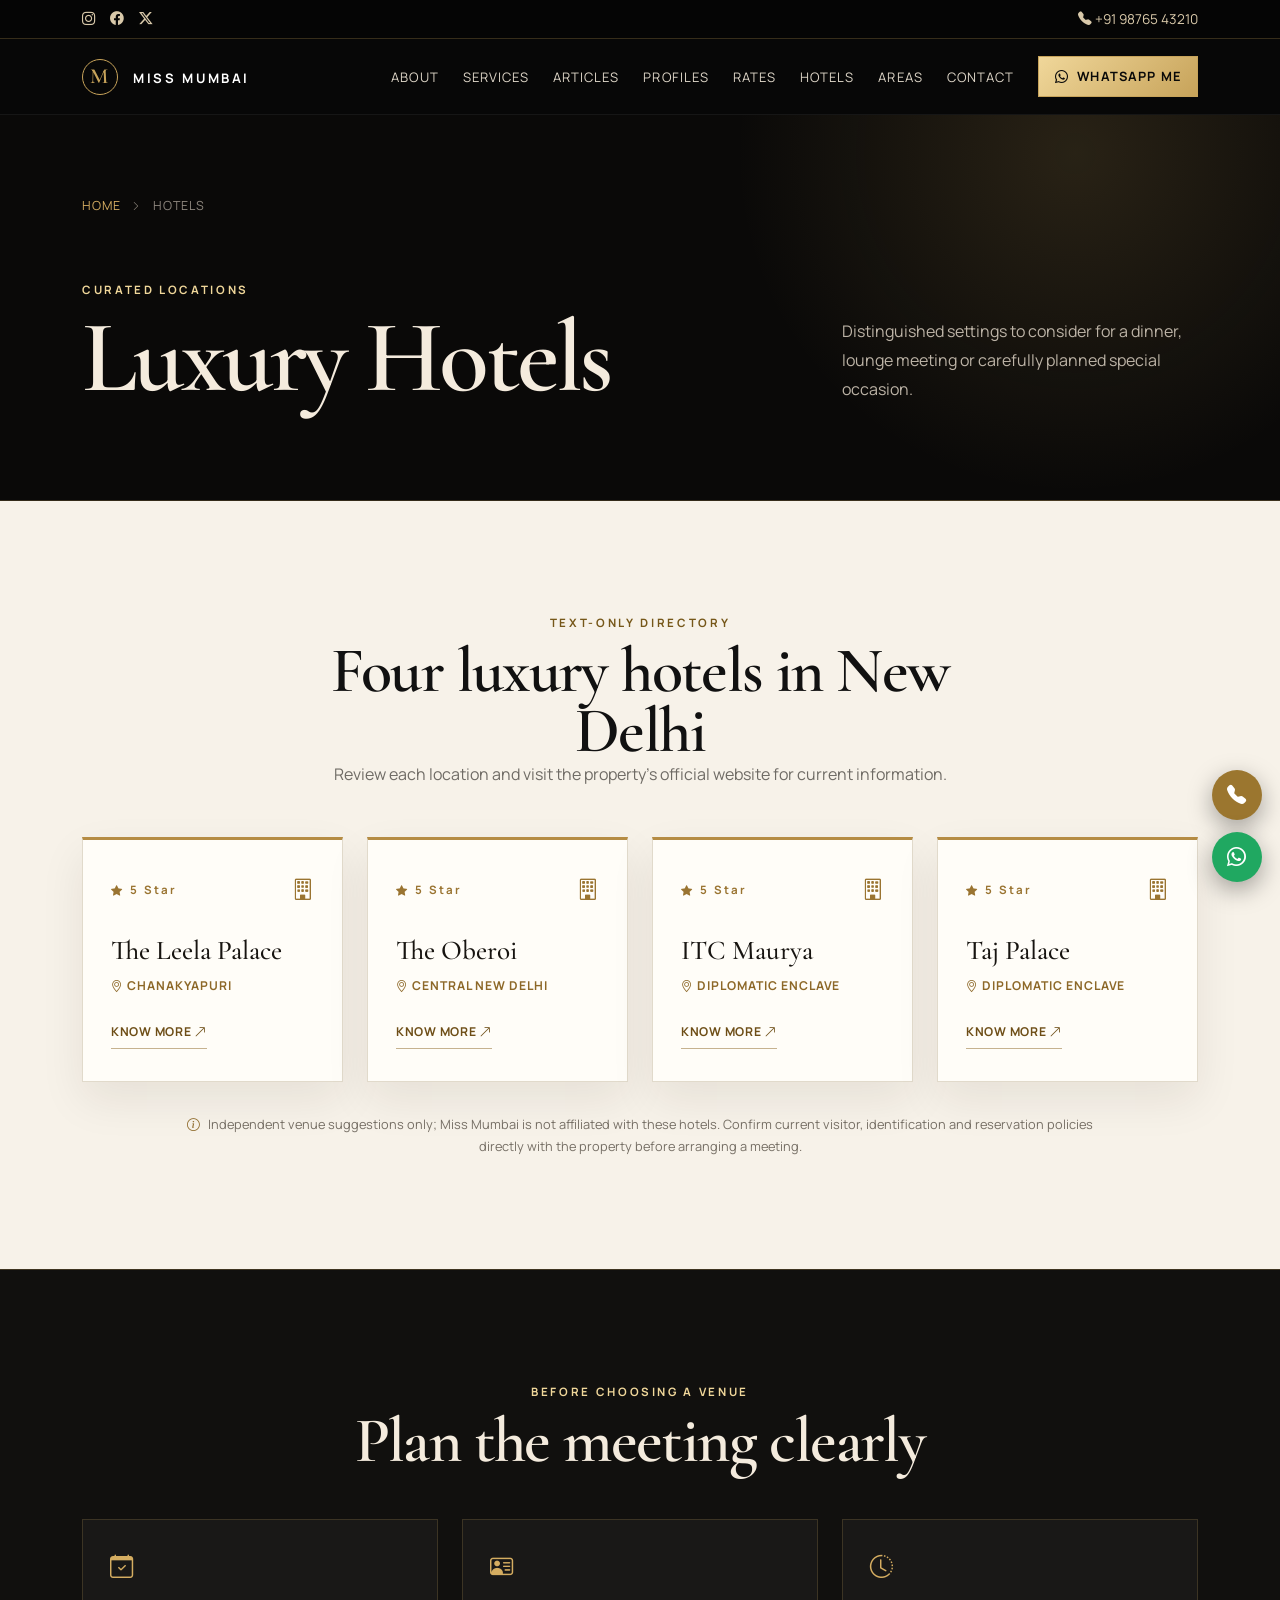
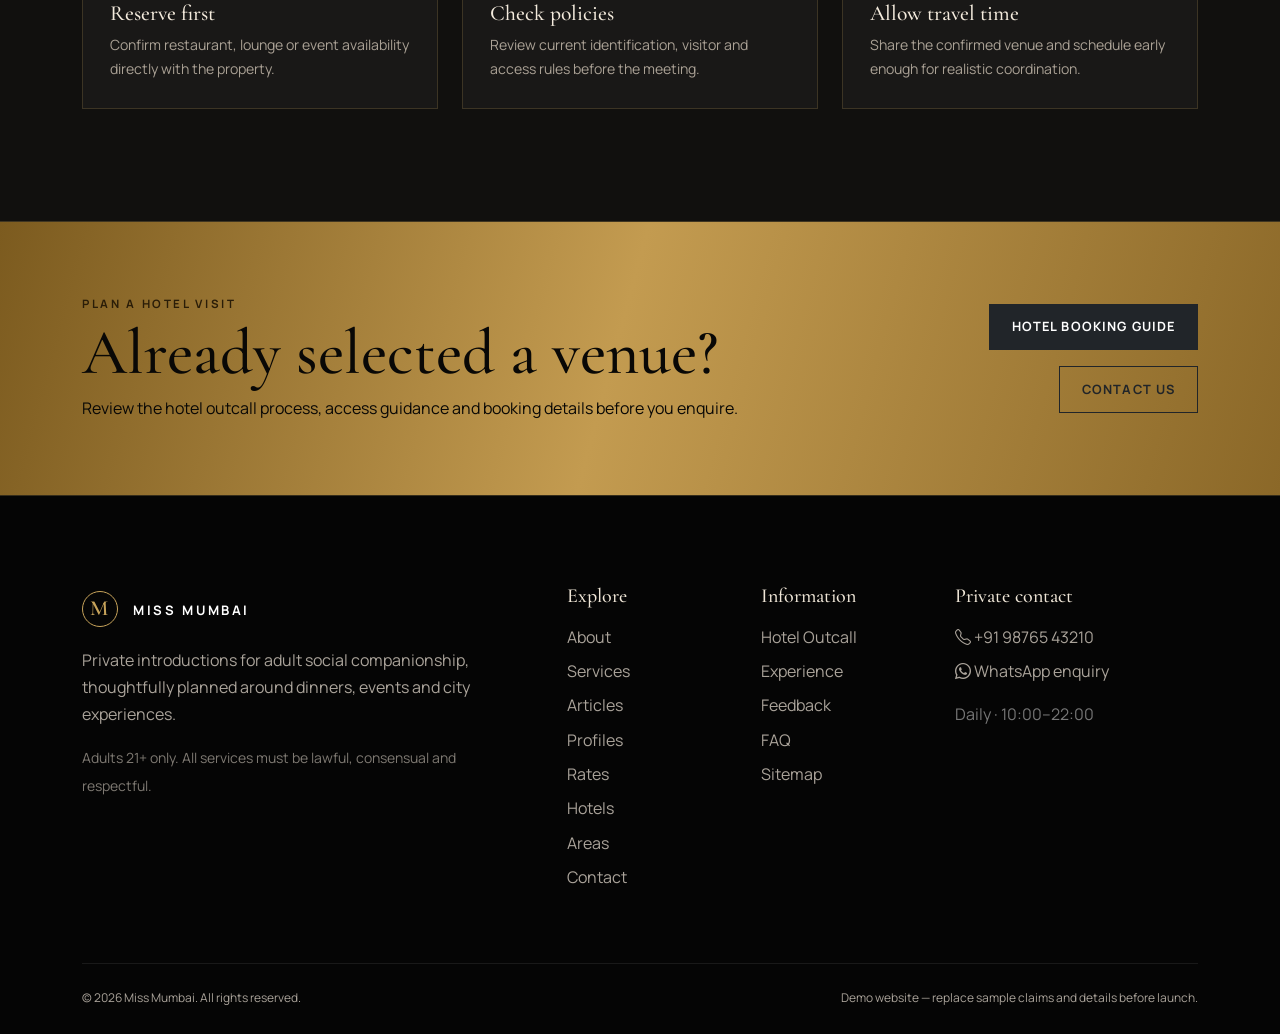
<file: hotels.html>
<!doctype html>
<html lang="en">
<head>
  <meta charset="utf-8"><meta name="viewport" content="width=device-width, initial-scale=1">
  <title>Luxury Hotel Suggestions | Miss Mumbai</title><meta name="description" content="Explore four text-only luxury hotel suggestions with locations, five-star classifications and official property links.">
  <meta name="robots" content="index,follow,max-image-preview:large"><meta name="theme-color" content="#080808">
  <link rel="preconnect" href="https://cdn.jsdelivr.net"><link rel="preconnect" href="https://fonts.googleapis.com"><link rel="preconnect" href="https://fonts.gstatic.com" crossorigin>
  <link href="https://fonts.googleapis.com/css2?family=Cormorant+Garamond:wght@500;600;700&family=Manrope:wght@400;500;600;700&display=swap" rel="stylesheet"><link href="https://cdn.jsdelivr.net/npm/bootstrap@5.3.8/dist/css/bootstrap.min.css" rel="stylesheet"><link href="https://cdn.jsdelivr.net/npm/bootstrap-icons@1.11.3/font/bootstrap-icons.min.css" rel="stylesheet"><link rel="stylesheet" href="assets/styles.css"><link rel="stylesheet" href="assets/profiles.css">
</head>
<body>
  <a class="visually-hidden-focusable skip-link" href="#main">Skip to content</a>
  <div class="topbar"><div class="container-xl d-flex justify-content-between align-items-center"><div class="social-links" aria-label="Social media links"><a href="#" aria-label="Instagram"><i class="bi bi-instagram"></i></a><a href="#" aria-label="Facebook"><i class="bi bi-facebook"></i></a><a href="#" aria-label="X"><i class="bi bi-twitter-x"></i></a></div><a class="top-phone" href="tel:+919876543210"><i class="bi bi-telephone-fill"></i> +91 98765 43210</a></div></div>
  <nav class="navbar navbar-expand-lg navbar-dark sticky-top" aria-label="Primary navigation"><div class="container-xl"><a class="navbar-brand" href="index.html"><span>M</span> MISS MUMBAI</a><button class="navbar-toggler" type="button" data-bs-toggle="collapse" data-bs-target="#mainNav" aria-controls="mainNav" aria-expanded="false" aria-label="Toggle navigation"><span class="navbar-toggler-icon"></span></button><div class="collapse navbar-collapse" id="mainNav"><ul class="navbar-nav ms-auto align-items-lg-center gap-lg-2"><li class="nav-item"><a class="nav-link" href="about.html">About</a></li>
<li class="nav-item"><a class="nav-link" href="services.html">Services</a></li>
<li class="nav-item"><a class="nav-link" href="articles.html">Articles</a></li><li class="nav-item"><a class="nav-link" href="profiles.html">Profiles</a></li><li class="nav-item"><a class="nav-link" href="rates.html">Rates</a></li><li class="nav-item"><a class="nav-link active" aria-current="page" href="hotels.html">Hotels</a></li><li class="nav-item"><a class="nav-link" href="areas.html">Areas</a></li><li class="nav-item"><a class="nav-link" href="contact.html">Contact</a></li><li class="nav-item ms-lg-2"><a class="btn btn-gold btn-sm" href="https://wa.me/919876543210"><i class="bi bi-whatsapp me-1"></i> WhatsApp Me</a></li></ul></div></div></nav>
  <main id="main">
    <header class="inner-page-hero"><div class="container-xl"><nav class="about-breadcrumb" aria-label="Breadcrumb"><a href="index.html">Home</a><i class="bi bi-chevron-right"></i><span>Hotels</span></nav><div class="row align-items-end g-4"><div class="col-lg-8"><p class="eyebrow">Curated locations</p><h1>Luxury Hotels</h1></div><div class="col-lg-4"><p>Distinguished settings to consider for a dinner, lounge meeting or carefully planned special occasion.</p></div></div></div></header>
    <section class="section hotel-page-section"><div class="container-xl"><div class="section-heading text-center mx-auto mb-5"><p class="eyebrow dark">Text-only directory</p><h2>Four luxury hotels in New Delhi</h2><p>Review each location and visit the property’s official website for current information.</p></div><div class="row g-4">
      <div class="col-md-6 col-xl-3"><article class="hotel-card"><div class="hotel-card-top"><span class="hotel-rating" aria-label="Five-star hotel"><i class="bi bi-star-fill" aria-hidden="true"></i> 5 Star</span><i class="bi bi-building" aria-hidden="true"></i></div><h3>The Leela Palace</h3><p class="hotel-location"><i class="bi bi-geo-alt"></i> Chanakyapuri</p><a href="https://www.theleela.com/the-leela-palace-new-delhi" target="_blank" rel="noopener noreferrer">Know More <i class="bi bi-arrow-up-right"></i></a></article></div>
      <div class="col-md-6 col-xl-3"><article class="hotel-card"><div class="hotel-card-top"><span class="hotel-rating" aria-label="Five-star hotel"><i class="bi bi-star-fill" aria-hidden="true"></i> 5 Star</span><i class="bi bi-building" aria-hidden="true"></i></div><h3>The Oberoi</h3><p class="hotel-location"><i class="bi bi-geo-alt"></i> Central New Delhi</p><a href="https://www.oberoihotels.com/hotels-in-delhi/" target="_blank" rel="noopener noreferrer">Know More <i class="bi bi-arrow-up-right"></i></a></article></div>
      <div class="col-md-6 col-xl-3"><article class="hotel-card"><div class="hotel-card-top"><span class="hotel-rating" aria-label="Five-star hotel"><i class="bi bi-star-fill" aria-hidden="true"></i> 5 Star</span><i class="bi bi-building" aria-hidden="true"></i></div><h3>ITC Maurya</h3><p class="hotel-location"><i class="bi bi-geo-alt"></i> Diplomatic Enclave</p><a href="https://www.itchotels.com/in/en/itcmaurya-new-delhi" target="_blank" rel="noopener noreferrer">Know More <i class="bi bi-arrow-up-right"></i></a></article></div>
      <div class="col-md-6 col-xl-3"><article class="hotel-card"><div class="hotel-card-top"><span class="hotel-rating" aria-label="Five-star hotel"><i class="bi bi-star-fill" aria-hidden="true"></i> 5 Star</span><i class="bi bi-building" aria-hidden="true"></i></div><h3>Taj Palace</h3><p class="hotel-location"><i class="bi bi-geo-alt"></i> Diplomatic Enclave</p><a href="https://www.tajhotels.com/en-in/hotels/taj-palace-new-delhi" target="_blank" rel="noopener noreferrer">Know More <i class="bi bi-arrow-up-right"></i></a></article></div>
    </div><p class="hotel-note"><i class="bi bi-info-circle"></i> Independent venue suggestions only; Miss Mumbai is not affiliated with these hotels. Confirm current visitor, identification and reservation policies directly with the property before arranging a meeting.</p></div></section>
    <section class="section section-ink hotel-planning"><div class="container-xl"><div class="section-heading text-center mx-auto mb-5"><p class="eyebrow">Before choosing a venue</p><h2>Plan the meeting clearly</h2></div><div class="row g-4"><div class="col-md-4"><div class="page-info-card"><i class="bi bi-calendar-check"></i><h3>Reserve first</h3><p>Confirm restaurant, lounge or event availability directly with the property.</p></div></div><div class="col-md-4"><div class="page-info-card"><i class="bi bi-person-vcard"></i><h3>Check policies</h3><p>Review current identification, visitor and access rules before the meeting.</p></div></div><div class="col-md-4"><div class="page-info-card"><i class="bi bi-clock-history"></i><h3>Allow travel time</h3><p>Share the confirmed venue and schedule early enough for realistic coordination.</p></div></div></div></div></section>
    <section class="page-cta"><div class="container-xl"><div class="row align-items-center g-4"><div class="col-lg-8"><p class="eyebrow">Plan a hotel visit</p><h2>Already selected a venue?</h2><p>Review the hotel outcall process, access guidance and booking details before you enquire.</p></div><div class="col-lg-4 d-flex flex-wrap gap-3 justify-content-lg-end"><a class="btn btn-dark" href="hotel-outcall.html">Hotel Booking Guide</a><a class="btn btn-outline-dark" href="contact.html">Contact Us</a></div></div></div></section>
  </main>
  <footer><div class="container-xl"><div class="row g-5"><div class="col-lg-5"><a class="footer-brand" href="index.html"><span>M</span> MISS MUMBAI</a><p>Private introductions for adult social companionship, thoughtfully planned around dinners, events and city experiences.</p><small>Adults 21+ only. All services must be lawful, consensual and respectful.</small></div><div class="col-6 col-lg-2"><h3>Explore</h3><a href="about.html">About</a><a href="services.html">Services</a><a href="articles.html">Articles</a><a href="profiles.html">Profiles</a><a href="rates.html">Rates</a><a href="hotels.html">Hotels</a><a href="areas.html">Areas</a><a href="contact.html">Contact</a></div><div class="col-6 col-lg-2"><h3>Information</h3><a href="hotel-outcall.html">Hotel Outcall</a><a href="index.html#experience">Experience</a><a href="index.html#feedback">Feedback</a><a href="index.html#faq">FAQ</a><a href="sitemap.html">Sitemap</a></div><div class="col-lg-3"><h3>Private contact</h3><a href="tel:+919876543210"><i class="bi bi-telephone"></i> +91 98765 43210</a><a href="https://wa.me/919876543210"><i class="bi bi-whatsapp"></i> WhatsApp enquiry</a><p class="hours">Daily · 10:00–22:00</p></div></div><div class="footer-bottom"><span>© <span id="year"></span> Miss Mumbai. All rights reserved.</span><span>Demo website — replace sample claims and details before launch.</span></div></div></footer>
  <div class="floating-contact" aria-label="Quick contact"><a class="float-call" href="tel:+919876543210" aria-label="Call Miss Mumbai"><i class="bi bi-telephone-fill"></i></a><a class="float-whatsapp" href="https://wa.me/919876543210" aria-label="Message Miss Mumbai on WhatsApp"><i class="bi bi-whatsapp"></i></a></div>
  <script src="https://cdn.jsdelivr.net/npm/bootstrap@5.3.8/dist/js/bootstrap.bundle.min.js"></script><script src="assets/site.js"></script>
</body>
</html>
</file>
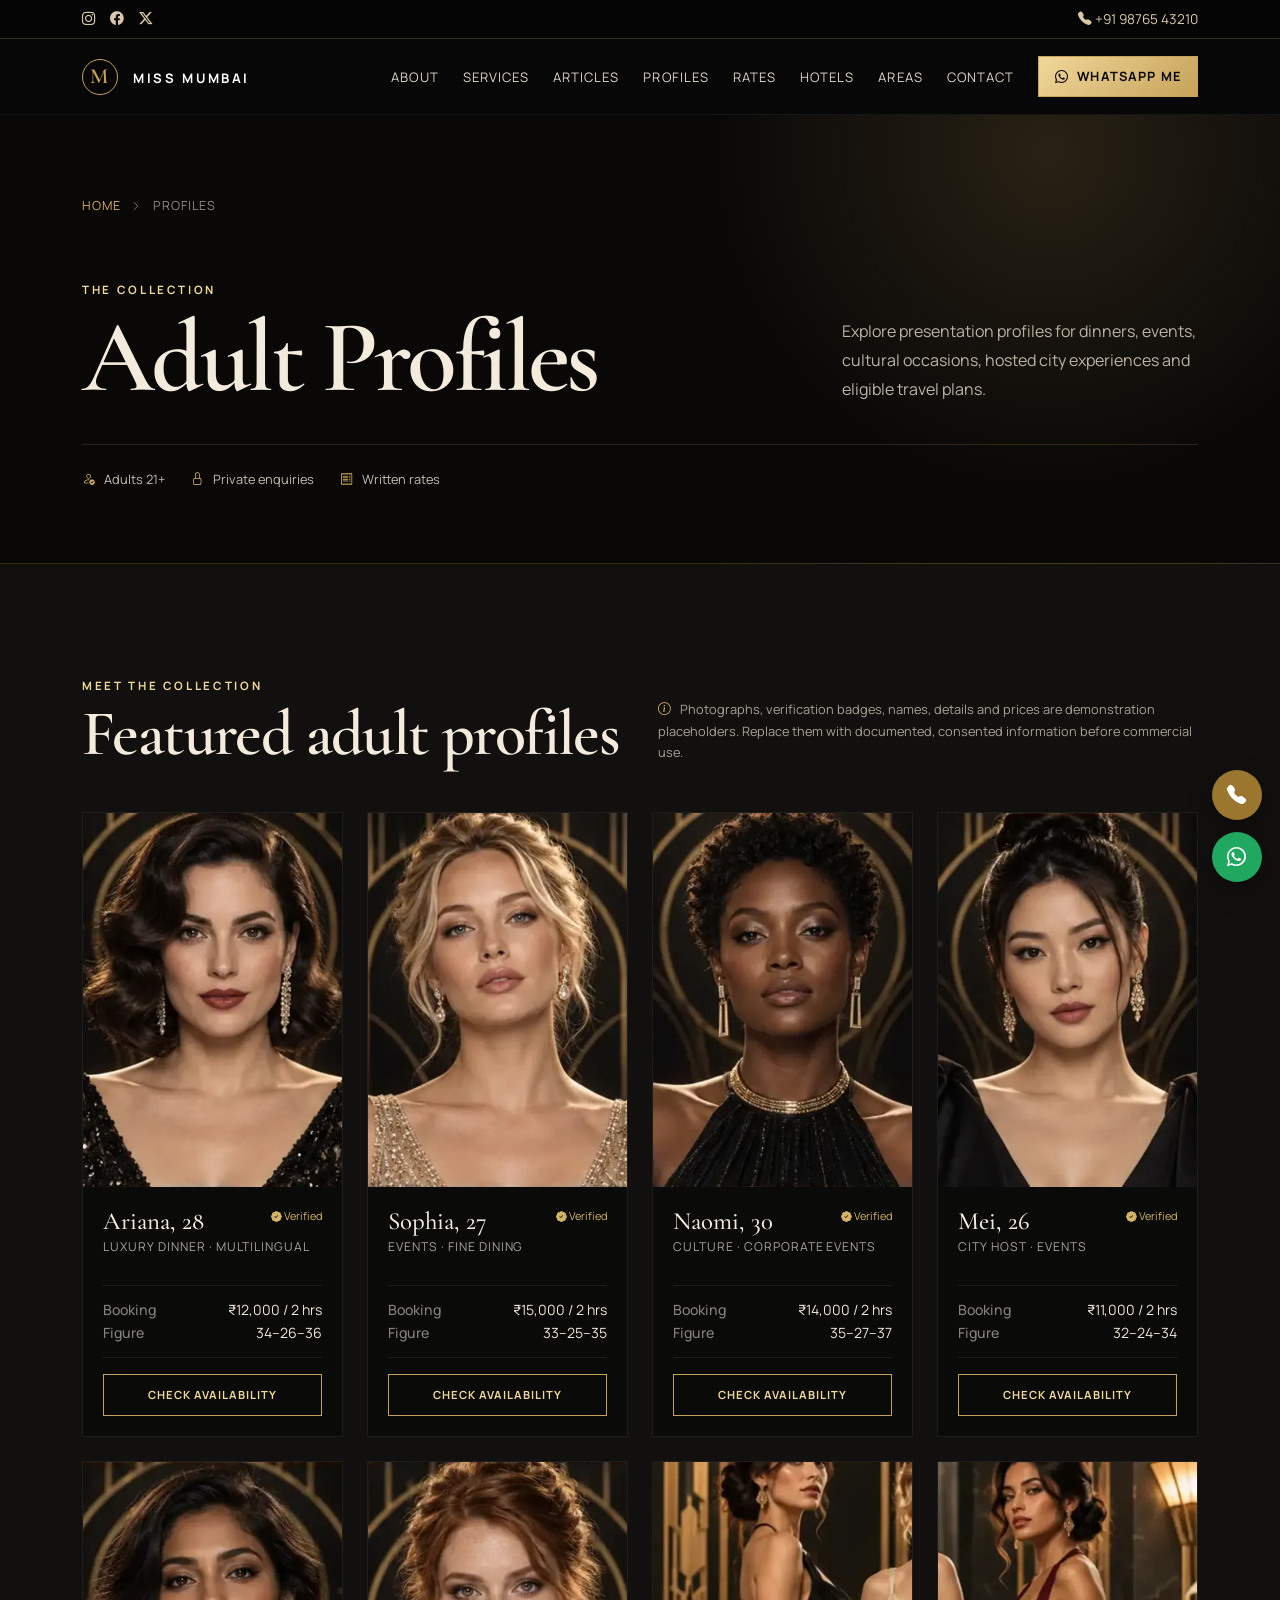
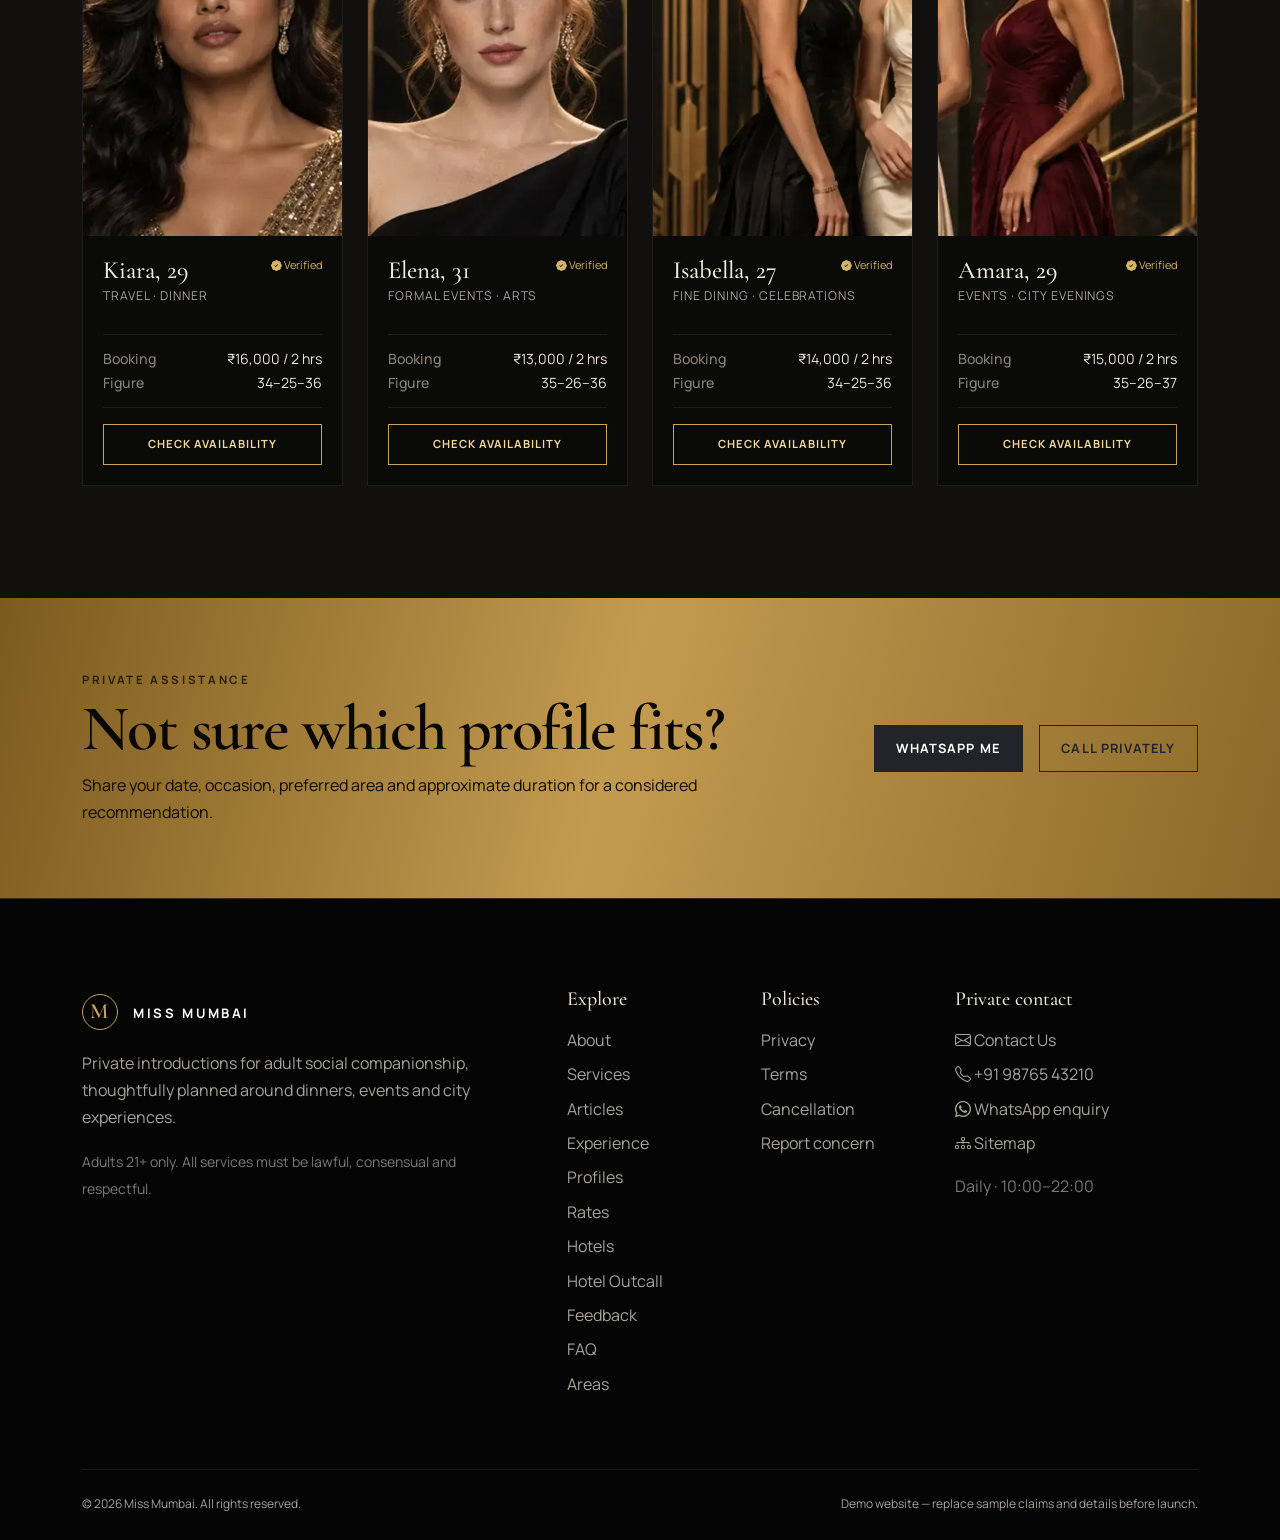
<file: profiles.html>
<!doctype html>
<html lang="en">
<head>
  <meta charset="utf-8">
  <meta name="viewport" content="width=device-width, initial-scale=1">
  <title>Adult Model Profiles | Miss Mumbai</title>
  <meta name="description" content="Explore eight adult model and social companion presentation profiles with profile type, age, illustrative booking rate and availability enquiry links.">
  <meta name="robots" content="index,follow,max-image-preview:large">
  <meta name="theme-color" content="#080808">
  <link rel="preconnect" href="https://cdn.jsdelivr.net">
  <link rel="preconnect" href="https://fonts.googleapis.com">
  <link rel="preconnect" href="https://fonts.gstatic.com" crossorigin>
  <link href="https://fonts.googleapis.com/css2?family=Cormorant+Garamond:wght@500;600;700&family=Manrope:wght@400;500;600;700&display=swap" rel="stylesheet">
  <link href="https://cdn.jsdelivr.net/npm/bootstrap@5.3.8/dist/css/bootstrap.min.css" rel="stylesheet">
  <link href="https://cdn.jsdelivr.net/npm/bootstrap-icons@1.11.3/font/bootstrap-icons.min.css" rel="stylesheet">
  <link rel="stylesheet" href="assets/styles.css">
  <link rel="stylesheet" href="assets/profiles.css">
  <script type="application/ld+json">
  {
    "@context":"https://schema.org",
    "@type":"CollectionPage",
    "name":"Miss Mumbai Adult Profiles",
    "description":"A presentation collection of adult model and social companion profiles.",
    "isPartOf":{"@type":"WebSite","name":"Miss Mumbai","url":"/"}
  }
  </script>
</head>
<body>
  <a class="visually-hidden-focusable skip-link" href="#main">Skip to content</a>

  <div class="topbar">
    <div class="container-xl d-flex justify-content-between align-items-center">
      <div class="social-links" aria-label="Social media links">
        <a href="#" aria-label="Instagram"><i class="bi bi-instagram"></i></a>
        <a href="#" aria-label="Facebook"><i class="bi bi-facebook"></i></a>
        <a href="#" aria-label="X"><i class="bi bi-twitter-x"></i></a>
      </div>
      <a class="top-phone" href="tel:+919876543210"><i class="bi bi-telephone-fill"></i> +91 98765 43210</a>
    </div>
  </div>

  <nav class="navbar navbar-expand-lg navbar-dark sticky-top" aria-label="Primary navigation">
    <div class="container-xl">
      <a class="navbar-brand" href="index.html"><span>M</span> MISS MUMBAI</a>
      <button class="navbar-toggler" type="button" data-bs-toggle="collapse" data-bs-target="#mainNav" aria-controls="mainNav" aria-expanded="false" aria-label="Toggle navigation"><span class="navbar-toggler-icon"></span></button>
      <div class="collapse navbar-collapse" id="mainNav">
        <ul class="navbar-nav ms-auto align-items-lg-center gap-lg-2">
          <li class="nav-item"><a class="nav-link" href="about.html">About</a></li>
<li class="nav-item"><a class="nav-link" href="services.html">Services</a></li>
<li class="nav-item"><a class="nav-link" href="articles.html">Articles</a></li>

          <li class="nav-item"><a class="nav-link active" aria-current="page" href="profiles.html">Profiles</a></li>
          <li class="nav-item"><a class="nav-link" href="rates.html">Rates</a></li>
          <li class="nav-item"><a class="nav-link" href="hotels.html">Hotels</a></li>



          <li class="nav-item"><a class="nav-link" href="areas.html">Areas</a></li>
          <li class="nav-item"><a class="nav-link" href="contact.html">Contact</a></li>
          <li class="nav-item ms-lg-2"><a class="btn btn-gold btn-sm" href="https://wa.me/919876543210"><i class="bi bi-whatsapp me-1"></i> WhatsApp Me</a></li>
        </ul>
      </div>
    </div>
  </nav>

  <main id="main">
    <header class="profiles-page-hero">
      <div class="container-xl">
        <nav class="about-breadcrumb" aria-label="Breadcrumb"><a href="index.html">Home</a><i class="bi bi-chevron-right"></i><span>Profiles</span></nav>
        <div class="row align-items-end g-4">
          <div class="col-lg-8"><p class="eyebrow">The collection</p><h1>Adult Profiles</h1></div>
          <div class="col-lg-4"><p>Explore presentation profiles for dinners, events, cultural occasions, hosted city experiences and eligible travel plans.</p></div>
        </div>
        <div class="profiles-page-proof" aria-label="Profile information"><span><i class="bi bi-person-check"></i> Adults 21+</span><span><i class="bi bi-lock"></i> Private enquiries</span><span><i class="bi bi-receipt"></i> Written rates</span></div>
      </div>
    </header>

    <section class="section profiles-directory">
      <div class="container-xl">
        <div class="d-lg-flex align-items-end justify-content-between gap-4 mb-5">
          <div><p class="eyebrow">Meet the collection</p><h2>Featured adult profiles</h2></div>
          <p class="profile-page-notice mb-0"><i class="bi bi-info-circle"></i> Photographs, verification badges, names, details and prices are demonstration placeholders. Replace them with documented, consented information before commercial use.</p>
        </div>
        <div class="row g-4">
          <div class="col-sm-6 col-xl-3"><article class="profile-card"><div class="profile-photo p1" role="img" aria-label="Adult brunette model in a black evening dress"></div><div class="profile-body"><div class="d-flex justify-content-between"><h3>Ariana, 28</h3><span class="verified"><i class="bi bi-patch-check-fill"></i> Verified</span></div><p class="profile-type">Luxury Dinner · Multilingual</p><dl><div><dt>Booking</dt><dd>₹12,000 / 2 hrs</dd></div><div><dt>Figure</dt><dd>34–26–36</dd></div></dl><a href="https://wa.me/919876543210?text=Hello%2C%20I%27d%20like%20to%20ask%20about%20Ariana." class="btn btn-profile">Check availability</a></div></article></div>
          <div class="col-sm-6 col-xl-3"><article class="profile-card"><div class="profile-photo p2" role="img" aria-label="Adult blonde model in a champagne evening dress"></div><div class="profile-body"><div class="d-flex justify-content-between"><h3>Sophia, 27</h3><span class="verified"><i class="bi bi-patch-check-fill"></i> Verified</span></div><p class="profile-type">Events · Fine Dining</p><dl><div><dt>Booking</dt><dd>₹15,000 / 2 hrs</dd></div><div><dt>Figure</dt><dd>33–25–35</dd></div></dl><a href="https://wa.me/919876543210?text=Hello%2C%20I%27d%20like%20to%20ask%20about%20Sophia." class="btn btn-profile">Check availability</a></div></article></div>
          <div class="col-sm-6 col-xl-3"><article class="profile-card"><div class="profile-photo p3" role="img" aria-label="Adult model with short natural hair in a black evening dress"></div><div class="profile-body"><div class="d-flex justify-content-between"><h3>Naomi, 30</h3><span class="verified"><i class="bi bi-patch-check-fill"></i> Verified</span></div><p class="profile-type">Culture · Corporate Events</p><dl><div><dt>Booking</dt><dd>₹14,000 / 2 hrs</dd></div><div><dt>Figure</dt><dd>35–27–37</dd></div></dl><a href="https://wa.me/919876543210?text=Hello%2C%20I%27d%20like%20to%20ask%20about%20Naomi." class="btn btn-profile">Check availability</a></div></article></div>
          <div class="col-sm-6 col-xl-3"><article class="profile-card"><div class="profile-photo p4" role="img" aria-label="Adult East Asian model in a black evening dress"></div><div class="profile-body"><div class="d-flex justify-content-between"><h3>Mei, 26</h3><span class="verified"><i class="bi bi-patch-check-fill"></i> Verified</span></div><p class="profile-type">City Host · Events</p><dl><div><dt>Booking</dt><dd>₹11,000 / 2 hrs</dd></div><div><dt>Figure</dt><dd>32–24–34</dd></div></dl><a href="https://wa.me/919876543210?text=Hello%2C%20I%27d%20like%20to%20ask%20about%20Mei." class="btn btn-profile">Check availability</a></div></article></div>
          <div class="col-sm-6 col-xl-3"><article class="profile-card"><div class="profile-photo p5" role="img" aria-label="Adult South Asian model in a champagne evening dress"></div><div class="profile-body"><div class="d-flex justify-content-between"><h3>Kiara, 29</h3><span class="verified"><i class="bi bi-patch-check-fill"></i> Verified</span></div><p class="profile-type">Travel · Dinner</p><dl><div><dt>Booking</dt><dd>₹16,000 / 2 hrs</dd></div><div><dt>Figure</dt><dd>34–25–36</dd></div></dl><a href="https://wa.me/919876543210?text=Hello%2C%20I%27d%20like%20to%20ask%20about%20Kiara." class="btn btn-profile">Check availability</a></div></article></div>
          <div class="col-sm-6 col-xl-3"><article class="profile-card"><div class="profile-photo p6" role="img" aria-label="Adult red-haired model in a black evening dress"></div><div class="profile-body"><div class="d-flex justify-content-between"><h3>Elena, 31</h3><span class="verified"><i class="bi bi-patch-check-fill"></i> Verified</span></div><p class="profile-type">Formal Events · Arts</p><dl><div><dt>Booking</dt><dd>₹13,000 / 2 hrs</dd></div><div><dt>Figure</dt><dd>35–26–36</dd></div></dl><a href="https://wa.me/919876543210?text=Hello%2C%20I%27d%20like%20to%20ask%20about%20Elena." class="btn btn-profile">Check availability</a></div></article></div>
          <div class="col-sm-6 col-xl-3"><article class="profile-card"><div class="profile-photo p7" role="img" aria-label="Adult dark-haired model in a black formal gown"></div><div class="profile-body"><div class="d-flex justify-content-between"><h3>Isabella, 27</h3><span class="verified"><i class="bi bi-patch-check-fill"></i> Verified</span></div><p class="profile-type">Fine Dining · Celebrations</p><dl><div><dt>Booking</dt><dd>₹14,000 / 2 hrs</dd></div><div><dt>Figure</dt><dd>34–25–36</dd></div></dl><a href="https://wa.me/919876543210?text=Hello%2C%20I%27d%20like%20to%20ask%20about%20Isabella." class="btn btn-profile">Check availability</a></div></article></div>
          <div class="col-sm-6 col-xl-3"><article class="profile-card"><div class="profile-photo p8" role="img" aria-label="Adult model in a burgundy formal gown"></div><div class="profile-body"><div class="d-flex justify-content-between"><h3>Amara, 29</h3><span class="verified"><i class="bi bi-patch-check-fill"></i> Verified</span></div><p class="profile-type">Events · City Evenings</p><dl><div><dt>Booking</dt><dd>₹15,000 / 2 hrs</dd></div><div><dt>Figure</dt><dd>35–26–37</dd></div></dl><a href="https://wa.me/919876543210?text=Hello%2C%20I%27d%20like%20to%20ask%20about%20Amara." class="btn btn-profile">Check availability</a></div></article></div>
        </div>
      </div>
    </section>

    <section class="profiles-page-cta">
      <div class="container-xl">
        <div class="row align-items-center g-4">
          <div class="col-lg-8"><p class="eyebrow">Private assistance</p><h2>Not sure which profile fits?</h2><p>Share your date, occasion, preferred area and approximate duration for a considered recommendation.</p></div>
          <div class="col-lg-4 d-flex flex-wrap justify-content-lg-end gap-3"><a class="btn btn-dark" href="https://wa.me/919876543210">WhatsApp Me</a><a class="btn btn-outline-dark" href="tel:+919876543210">Call privately</a></div>
        </div>
      </div>
    </section>
  </main>

  <footer>
    <div class="container-xl">
      <div class="row g-5">
        <div class="col-lg-5"><a class="footer-brand" href="index.html"><span>M</span> MISS MUMBAI</a><p>Private introductions for adult social companionship, thoughtfully planned around dinners, events and city experiences.</p><small>Adults 21+ only. All services must be lawful, consensual and respectful.</small></div>
        <div class="col-6 col-lg-2"><h3>Explore</h3><a href="about.html">About</a><a href="services.html">Services</a><a href="articles.html">Articles</a><a href="index.html#experience">Experience</a><a href="profiles.html">Profiles</a><a href="rates.html">Rates</a><a href="hotels.html">Hotels</a><a href="hotel-outcall.html">Hotel Outcall</a><a href="index.html#feedback">Feedback</a><a href="index.html#faq">FAQ</a><a href="areas.html">Areas</a></div>
        <div class="col-6 col-lg-2"><h3>Policies</h3><a href="index.html#trust">Privacy</a><a href="index.html#trust">Terms</a><a href="index.html#trust">Cancellation</a><a href="index.html#trust">Report concern</a></div>
        <div class="col-lg-3"><h3>Private contact</h3><a href="contact.html"><i class="bi bi-envelope"></i> Contact Us</a><a href="tel:+919876543210"><i class="bi bi-telephone"></i> +91 98765 43210</a><a href="https://wa.me/919876543210"><i class="bi bi-whatsapp"></i> WhatsApp enquiry</a><a href="sitemap.html"><i class="bi bi-diagram-3"></i> Sitemap</a><p class="hours">Daily · 10:00–22:00</p></div>
      </div>
      <div class="footer-bottom"><span>© <span id="year"></span> Miss Mumbai. All rights reserved.</span><span>Demo website — replace sample claims and details before launch.</span></div>
    </div>
  </footer>

  <div class="floating-contact" aria-label="Quick contact">
    <a class="float-call" href="tel:+919876543210" aria-label="Call Miss Mumbai"><i class="bi bi-telephone-fill"></i></a>
    <a class="float-whatsapp" href="https://wa.me/919876543210" aria-label="Message Miss Mumbai on WhatsApp"><i class="bi bi-whatsapp"></i></a>
  </div>

  <script src="https://cdn.jsdelivr.net/npm/bootstrap@5.3.8/dist/js/bootstrap.bundle.min.js"></script>
  <script src="assets/site.js"></script>
</body>
</html>
</file>
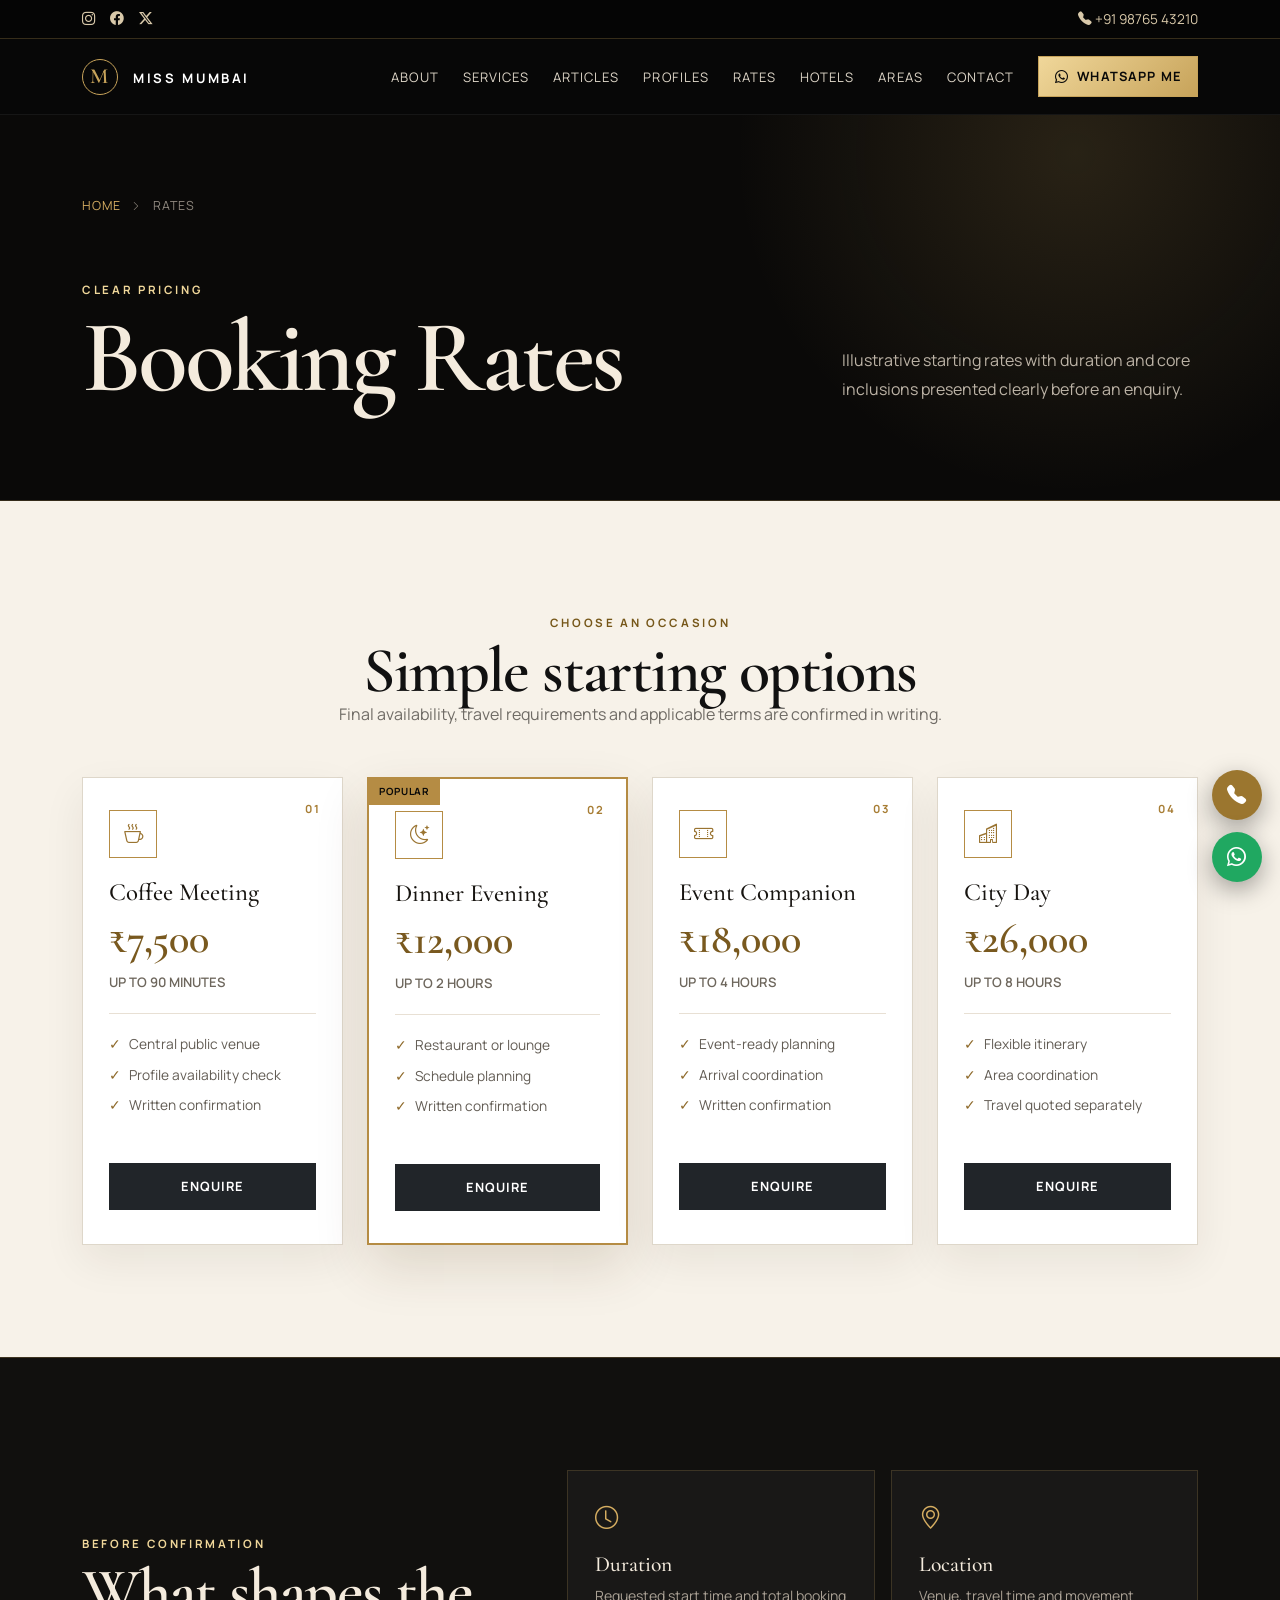
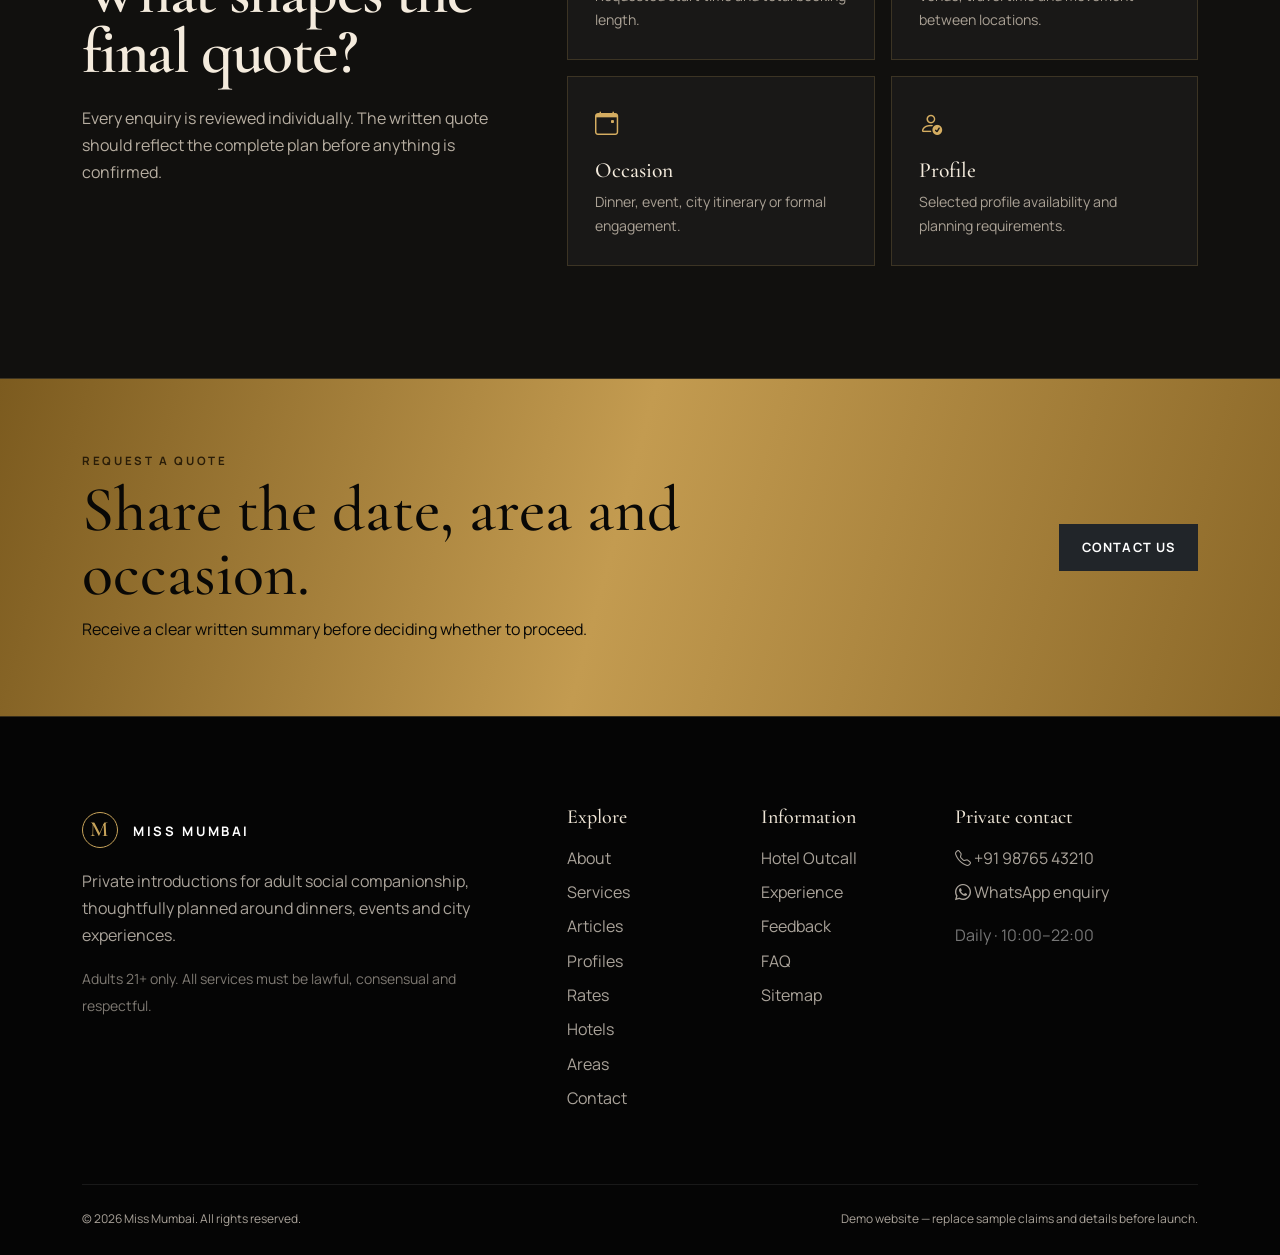
<file: rates.html>
<!doctype html>
<html lang="en">
<head>
  <meta charset="utf-8">
  <meta name="viewport" content="width=device-width, initial-scale=1">
  <title>Booking Rates | Miss Mumbai</title>
  <meta name="description" content="Review illustrative Miss Mumbai booking rates for coffee meetings, dinner evenings, events and planned city experiences.">
  <meta name="robots" content="index,follow,max-image-preview:large">
  <meta name="theme-color" content="#080808">
  <link rel="preconnect" href="https://cdn.jsdelivr.net"><link rel="preconnect" href="https://fonts.googleapis.com"><link rel="preconnect" href="https://fonts.gstatic.com" crossorigin>
  <link href="https://fonts.googleapis.com/css2?family=Cormorant+Garamond:wght@500;600;700&family=Manrope:wght@400;500;600;700&display=swap" rel="stylesheet">
  <link href="https://cdn.jsdelivr.net/npm/bootstrap@5.3.8/dist/css/bootstrap.min.css" rel="stylesheet"><link href="https://cdn.jsdelivr.net/npm/bootstrap-icons@1.11.3/font/bootstrap-icons.min.css" rel="stylesheet">
  <link rel="stylesheet" href="assets/styles.css"><link rel="stylesheet" href="assets/profiles.css">
</head>
<body>
  <a class="visually-hidden-focusable skip-link" href="#main">Skip to content</a>
  <div class="topbar"><div class="container-xl d-flex justify-content-between align-items-center"><div class="social-links" aria-label="Social media links"><a href="#" aria-label="Instagram"><i class="bi bi-instagram"></i></a><a href="#" aria-label="Facebook"><i class="bi bi-facebook"></i></a><a href="#" aria-label="X"><i class="bi bi-twitter-x"></i></a></div><a class="top-phone" href="tel:+919876543210"><i class="bi bi-telephone-fill"></i> +91 98765 43210</a></div></div>
  <nav class="navbar navbar-expand-lg navbar-dark sticky-top" aria-label="Primary navigation"><div class="container-xl"><a class="navbar-brand" href="index.html"><span>M</span> MISS MUMBAI</a><button class="navbar-toggler" type="button" data-bs-toggle="collapse" data-bs-target="#mainNav" aria-controls="mainNav" aria-expanded="false" aria-label="Toggle navigation"><span class="navbar-toggler-icon"></span></button><div class="collapse navbar-collapse" id="mainNav"><ul class="navbar-nav ms-auto align-items-lg-center gap-lg-2"><li class="nav-item"><a class="nav-link" href="about.html">About</a></li>
<li class="nav-item"><a class="nav-link" href="services.html">Services</a></li>
<li class="nav-item"><a class="nav-link" href="articles.html">Articles</a></li><li class="nav-item"><a class="nav-link" href="profiles.html">Profiles</a></li><li class="nav-item"><a class="nav-link active" aria-current="page" href="rates.html">Rates</a></li><li class="nav-item"><a class="nav-link" href="hotels.html">Hotels</a></li><li class="nav-item"><a class="nav-link" href="areas.html">Areas</a></li><li class="nav-item"><a class="nav-link" href="contact.html">Contact</a></li><li class="nav-item ms-lg-2"><a class="btn btn-gold btn-sm" href="https://wa.me/919876543210"><i class="bi bi-whatsapp me-1"></i> WhatsApp Me</a></li></ul></div></div></nav>
  <main id="main">
    <header class="inner-page-hero"><div class="container-xl"><nav class="about-breadcrumb" aria-label="Breadcrumb"><a href="index.html">Home</a><i class="bi bi-chevron-right"></i><span>Rates</span></nav><div class="row align-items-end g-4"><div class="col-lg-8"><p class="eyebrow">Clear pricing</p><h1>Booking Rates</h1></div><div class="col-lg-4"><p>Illustrative starting rates with duration and core inclusions presented clearly before an enquiry.</p></div></div></div></header>
    <section class="section rates-page-section"><div class="container-xl"><div class="section-heading text-center mx-auto mb-5"><p class="eyebrow dark">Choose an occasion</p><h2>Simple starting options</h2><p>Final availability, travel requirements and applicable terms are confirmed in writing.</p></div><div class="row g-4">
      <div class="col-md-6 col-xl-3"><article class="rate-detail-card"><span>01</span><i class="bi bi-cup-hot"></i><h3>Coffee Meeting</h3><strong>₹7,500</strong><p class="rate-duration">Up to 90 minutes</p><ul><li>Central public venue</li><li>Profile availability check</li><li>Written confirmation</li></ul><a class="btn btn-dark w-100" href="https://wa.me/919876543210?text=Hello%2C%20I%27d%20like%20to%20ask%20about%20the%20Coffee%20Meeting%20rate.">Enquire</a></article></div>
      <div class="col-md-6 col-xl-3"><article class="rate-detail-card featured"><span>02</span><div class="rate-badge">Popular</div><i class="bi bi-moon-stars"></i><h3>Dinner Evening</h3><strong>₹12,000</strong><p class="rate-duration">Up to 2 hours</p><ul><li>Restaurant or lounge</li><li>Schedule planning</li><li>Written confirmation</li></ul><a class="btn btn-dark w-100" href="https://wa.me/919876543210?text=Hello%2C%20I%27d%20like%20to%20ask%20about%20the%20Dinner%20Evening%20rate.">Enquire</a></article></div>
      <div class="col-md-6 col-xl-3"><article class="rate-detail-card"><span>03</span><i class="bi bi-ticket-perforated"></i><h3>Event Companion</h3><strong>₹18,000</strong><p class="rate-duration">Up to 4 hours</p><ul><li>Event-ready planning</li><li>Arrival coordination</li><li>Written confirmation</li></ul><a class="btn btn-dark w-100" href="https://wa.me/919876543210?text=Hello%2C%20I%27d%20like%20to%20ask%20about%20the%20Event%20Companion%20rate.">Enquire</a></article></div>
      <div class="col-md-6 col-xl-3"><article class="rate-detail-card"><span>04</span><i class="bi bi-buildings"></i><h3>City Day</h3><strong>₹26,000</strong><p class="rate-duration">Up to 8 hours</p><ul><li>Flexible itinerary</li><li>Area coordination</li><li>Travel quoted separately</li></ul><a class="btn btn-dark w-100" href="https://wa.me/919876543210?text=Hello%2C%20I%27d%20like%20to%20ask%20about%20the%20City%20Day%20rate.">Enquire</a></article></div>
    </div></div></section>
    <section class="section section-ink rate-guidance"><div class="container-xl"><div class="row g-5 align-items-center"><div class="col-lg-5"><p class="eyebrow">Before confirmation</p><h2>What shapes the final quote?</h2><p>Every enquiry is reviewed individually. The written quote should reflect the complete plan before anything is confirmed.</p></div><div class="col-lg-7"><div class="row g-3"><div class="col-sm-6"><div class="page-info-card"><i class="bi bi-clock"></i><h3>Duration</h3><p>Requested start time and total booking length.</p></div></div><div class="col-sm-6"><div class="page-info-card"><i class="bi bi-geo-alt"></i><h3>Location</h3><p>Venue, travel time and movement between locations.</p></div></div><div class="col-sm-6"><div class="page-info-card"><i class="bi bi-calendar-event"></i><h3>Occasion</h3><p>Dinner, event, city itinerary or formal engagement.</p></div></div><div class="col-sm-6"><div class="page-info-card"><i class="bi bi-person-check"></i><h3>Profile</h3><p>Selected profile availability and planning requirements.</p></div></div></div></div></div></div></section>
    <section class="page-cta"><div class="container-xl"><div class="row align-items-center g-4"><div class="col-lg-8"><p class="eyebrow">Request a quote</p><h2>Share the date, area and occasion.</h2><p>Receive a clear written summary before deciding whether to proceed.</p></div><div class="col-lg-4 d-flex justify-content-lg-end"><a class="btn btn-dark" href="contact.html">Contact Us</a></div></div></div></section>
  </main>
  <footer><div class="container-xl"><div class="row g-5"><div class="col-lg-5"><a class="footer-brand" href="index.html"><span>M</span> MISS MUMBAI</a><p>Private introductions for adult social companionship, thoughtfully planned around dinners, events and city experiences.</p><small>Adults 21+ only. All services must be lawful, consensual and respectful.</small></div><div class="col-6 col-lg-2"><h3>Explore</h3><a href="about.html">About</a><a href="services.html">Services</a><a href="articles.html">Articles</a><a href="profiles.html">Profiles</a><a href="rates.html">Rates</a><a href="hotels.html">Hotels</a><a href="areas.html">Areas</a><a href="contact.html">Contact</a></div><div class="col-6 col-lg-2"><h3>Information</h3><a href="hotel-outcall.html">Hotel Outcall</a><a href="index.html#experience">Experience</a><a href="index.html#feedback">Feedback</a><a href="index.html#faq">FAQ</a><a href="sitemap.html">Sitemap</a></div><div class="col-lg-3"><h3>Private contact</h3><a href="tel:+919876543210"><i class="bi bi-telephone"></i> +91 98765 43210</a><a href="https://wa.me/919876543210"><i class="bi bi-whatsapp"></i> WhatsApp enquiry</a><p class="hours">Daily · 10:00–22:00</p></div></div><div class="footer-bottom"><span>© <span id="year"></span> Miss Mumbai. All rights reserved.</span><span>Demo website — replace sample claims and details before launch.</span></div></div></footer>
  <div class="floating-contact" aria-label="Quick contact"><a class="float-call" href="tel:+919876543210" aria-label="Call Miss Mumbai"><i class="bi bi-telephone-fill"></i></a><a class="float-whatsapp" href="https://wa.me/919876543210" aria-label="Message Miss Mumbai on WhatsApp"><i class="bi bi-whatsapp"></i></a></div>
  <script src="https://cdn.jsdelivr.net/npm/bootstrap@5.3.8/dist/js/bootstrap.bundle.min.js"></script><script src="assets/site.js"></script>
</body>
</html>
</file>
<file: assets/styles.css>
:root{--ink:#080808;--ink-2:#11100e;--gold:#c7a35a;--gold-2:#f0d79a;--ivory:#f4ebdd;--paper:#fbf8f2;--muted:#a9a39a;--line:rgba(199,163,90,.25)}
*{box-sizing:border-box}html{scroll-behavior:smooth;scroll-padding-top:90px}body{margin:0;background:var(--ink);color:var(--ivory);font-family:"Manrope",sans-serif;font-size:1rem;line-height:1.7}a{text-decoration:none}.skip-link{position:fixed;z-index:2000;background:#fff;color:#000;padding:.75rem 1rem}.topbar{background:#050505;border-bottom:1px solid var(--line);font-size:.85rem;padding:.48rem 0}.social-links{display:flex;gap:.9rem}.social-links a,.top-phone{color:#d9c9aa;transition:.2s}.social-links a:hover,.top-phone:hover{color:var(--gold-2)}.navbar{background:rgba(8,8,8,.92);backdrop-filter:blur(16px);border-bottom:1px solid rgba(255,255,255,.06);padding:.9rem 0}.navbar-brand,.footer-brand{color:#fff!important;font-size:.82rem;font-weight:700;letter-spacing:.28em}.navbar-brand span,.footer-brand span{display:inline-grid;place-items:center;width:36px;height:36px;margin-right:.6rem;border:1px solid var(--gold);border-radius:50%;font:600 1.35rem/1 "Cormorant Garamond";color:var(--gold)}.nav-link{color:#ddd5c7!important;font-size:.82rem;text-transform:uppercase;letter-spacing:.08em}.nav-link:hover{color:var(--gold-2)!important}.btn{border-radius:0;padding:.8rem 1.35rem;font-size:.8rem;font-weight:700;text-transform:uppercase;letter-spacing:.09em}.btn-sm{padding:.62rem 1rem}.btn-gold{background:linear-gradient(135deg,var(--gold-2),var(--gold));border:1px solid var(--gold);color:#090909}.btn-gold:hover{background:var(--ivory);border-color:var(--ivory);color:#090909}.hero{position:relative;min-height:760px;display:flex;align-items:center;overflow:hidden}.hero-media,.hero-media img,.hero-shade{position:absolute;inset:0;width:100%;height:100%}.hero-media img{object-fit:cover}.hero-shade{background:linear-gradient(90deg,rgba(0,0,0,.96) 0%,rgba(0,0,0,.72) 38%,rgba(0,0,0,.06) 76%)}.hero-content{position:relative;z-index:2;padding-top:5rem;padding-bottom:5rem}.hero h1,.section h2,.trust-band h2{font-family:"Cormorant Garamond",serif;font-weight:600;line-height:.94;letter-spacing:-.025em}.hero h1{font-size:clamp(3.35rem,7vw,6.9rem);max-width:820px;margin:.8rem 0 1.35rem}.hero h1 em{color:var(--gold-2);font-weight:500}.hero-copy{max-width:610px;color:#d7d1c8;font-size:1.08rem}.eyebrow{margin:0;color:var(--gold-2);font-size:.72rem;font-weight:700;letter-spacing:.23em;text-transform:uppercase}.eyebrow.dark{color:#765719}.hero-proof{display:flex;flex-wrap:wrap;gap:1.4rem;margin-top:3rem;color:#cbc3b6;font-size:.8rem}.hero-proof i{color:var(--gold);margin-right:.4rem}.section{padding:7rem 0}.section-light{background:var(--paper);color:#151515}.section-ink{background:var(--ink-2);border-top:1px solid var(--line);border-bottom:1px solid var(--line)}.section h2,.trust-band h2{font-size:clamp(2.7rem,5vw,4.6rem);margin:.55rem 0 0}.section-heading{max-width:760px}.section-heading p{color:#6f6b65}.lead{font-size:1.2rem}.service-card{height:100%;padding:2.2rem 1.7rem;border:1px solid var(--line);background:linear-gradient(145deg,#111,#0a0a0a);transition:.3s}.service-card:hover{transform:translateY(-6px);border-color:var(--gold)}.service-card>i{display:inline-grid;place-items:center;width:48px;height:48px;border:1px solid var(--gold);color:var(--gold);font-size:1.25rem}.service-card h3,.profile-card h3,.rate-card h3,.editorial h3,footer h3{font-family:"Cormorant Garamond",serif}.service-card h3{font-size:1.65rem;margin:1.4rem 0 .65rem}.service-card p,.section-note{color:var(--muted)}.profile-card{height:100%;background:#0a0a09;border:1px solid rgba(255,255,255,.08);overflow:hidden;transition:.3s}.profile-card:hover{border-color:var(--gold);transform:translateY(-5px)}.profile-photo{aspect-ratio:4/3;background-image:url("veloura-profile-grid.webp");background-size:300% 200%;background-repeat:no-repeat}.p1{background-position:0 0}.p2{background-position:50% 0}.p3{background-position:100% 0}.p4{background-position:0 100%}.p5{background-position:50% 100%}.p6{background-position:100% 100%}.profile-body{padding:1.5rem}.profile-card h3{font-size:1.75rem;margin:0}.verified{color:#d5b468;font-size:.74rem;white-space:nowrap}.profile-type{color:#a9a39a;font-size:.84rem;text-transform:uppercase;letter-spacing:.08em}.profile-card dl{border-top:1px solid rgba(255,255,255,.08);border-bottom:1px solid rgba(255,255,255,.08);padding:.75rem 0;margin:1rem 0}.profile-card dl div{display:flex;justify-content:space-between}.profile-card dt{color:#858079;font-weight:500}.profile-card dd{margin:0;color:#eee5d6}.btn-profile{width:100%;border:1px solid var(--gold);color:var(--gold-2)}.btn-profile:hover{background:var(--gold);color:#090909}.rate-card{position:relative;height:100%;padding:2.25rem 1.7rem;border:1px solid #ded7ca;background:#fff}.rate-card.featured{border:2px solid var(--gold);box-shadow:0 18px 50px rgba(70,45,0,.12)}.rate-card>span{color:#a88646;font-size:.75rem}.rate-card h3{font-size:1.55rem;margin:1.1rem 0 .6rem}.rate-card strong{display:block;font:600 2.6rem/1 "Cormorant Garamond";color:#7b5c20;margin-bottom:1rem}.rate-card p{color:#6e6960;font-size:.9rem}.popular{position:absolute;right:0;top:0;background:var(--gold);color:#080808;padding:.35rem .7rem;font-size:.65rem;font-weight:700;text-transform:uppercase}.editorial{background:#0c0b09}.editorial-wrap{max-width:950px;margin:auto;padding:clamp(2rem,5vw,5rem);border:1px solid var(--line);background:linear-gradient(145deg,rgba(199,163,90,.08),rgba(255,255,255,.015))}.editorial h2{margin-bottom:2.2rem}.editorial h3{color:var(--gold-2);font-size:1.55rem;margin-top:2rem}.editorial p{color:#c8c0b4}.trust-band{padding:4.5rem 0;background:linear-gradient(105deg,#7c5b1f,#bc9449 45%,#8b6828);color:#080808}.trust-band .eyebrow{color:#201703}.trust-band h2{font-size:3.2rem}.trust-item{display:flex;gap:.85rem;align-items:flex-start;padding:1.15rem;border:1px solid rgba(0,0,0,.22);background:rgba(255,255,255,.1);height:100%}.trust-item i{font-size:1.4rem}.trust-item span{font-size:.77rem;line-height:1.45}.trust-item strong{display:block;font-size:.86rem}.area-grid{display:grid;grid-template-columns:repeat(2,1fr);gap:1rem}.area-grid span{padding:1.15rem 1.25rem;background:#fff;border-left:3px solid var(--gold);box-shadow:0 8px 30px rgba(0,0,0,.06);font-weight:600}footer{padding:5.5rem 0 1.6rem;background:#050505;border-top:1px solid var(--line);color:#aaa39a}footer .footer-brand{display:inline-block;margin-bottom:1.25rem}footer h3{color:#eee5d6;font-size:1.25rem;margin-bottom:1rem}footer a{display:block;color:#aaa39a;margin:.45rem 0}footer a:hover{color:var(--gold-2)}footer small{color:#7e7972}.hours{margin-top:1rem;color:#777}.footer-bottom{display:flex;justify-content:space-between;gap:1rem;border-top:1px solid rgba(255,255,255,.08);padding-top:1.5rem;margin-top:4rem;font-size:.75rem}.floating-contact{position:fixed;right:1.15rem;bottom:1.15rem;z-index:1050;display:flex;flex-direction:column;gap:.7rem}.floating-contact a{width:50px;height:50px;border-radius:50%;display:grid;place-items:center;color:#fff;font-size:1.2rem;box-shadow:0 8px 24px rgba(0,0,0,.35)}.float-call{background:#9b762f}.float-whatsapp{background:#20a861}@media(max-width:991.98px){.navbar-collapse{padding:1rem 0}.hero{min-height:700px}.section{padding:5rem 0}.hero-shade{background:linear-gradient(90deg,rgba(0,0,0,.94),rgba(0,0,0,.5))}}@media(max-width:767.98px){.topbar{font-size:.76rem}.hero{min-height:720px;align-items:flex-end}.hero-media img{object-position:center top}.hero-shade{background:linear-gradient(0deg,rgba(0,0,0,.99) 5%,rgba(0,0,0,.7) 55%,rgba(0,0,0,.15))}.hero-content{padding-top:18rem;padding-bottom:3.2rem}.hero h1{font-size:3.25rem}.hero-copy{font-size:.96rem}.hero-proof{gap:.65rem 1rem;margin-top:2rem}.section h2{font-size:2.8rem}.profile-photo{aspect-ratio:1/1}.trust-band h2{font-size:2.7rem}.area-grid{grid-template-columns:1fr}.footer-bottom{flex-direction:column}.section-note{margin-top:1rem}.floating-contact a{width:46px;height:46px}}@media(prefers-reduced-motion:reduce){html{scroll-behavior:auto}*{transition:none!important}}
</file>
<file: assets/profiles.css>
.profile-photo {
  width: 100%;
  max-width: 450px;
  aspect-ratio: 450 / 650;
  margin-inline: auto;
  background-size: cover;
  background-position: center top;
}

.p1 { background-image: url("veloura-profile-1.webp"); }
.p2 { background-image: url("veloura-profile-2.webp"); }
.p3 { background-image: url("veloura-profile-3.webp"); }
.p4 { background-image: url("veloura-profile-4.webp"); }
.p5 { background-image: url("veloura-profile-5.webp"); }
.p6 { background-image: url("veloura-profile-6.webp"); }
.p7 { background-image: url("veloura-profile-7-portrait.webp"); }
.p8 { background-image: url("veloura-profile-8-portrait.webp"); }

@media (min-width: 1200px) {
  .profile-body { padding: 1.25rem; }
  .profile-card h3 { font-size: 1.55rem; }
  .verified { font-size: .68rem; }
  .profile-type { font-size: .76rem; min-height: 2.6em; }
  .profile-card dl { font-size: .88rem; }
  .btn-profile { padding: .72rem .65rem; font-size: .7rem; }
}

.about-visual {
  position: relative;
  padding: .75rem;
  border: 1px solid rgba(151, 109, 32, .42);
  background: #11100e;
  box-shadow: 0 28px 70px rgba(34, 24, 5, .18);
}

.about-visual::before {
  content: "";
  position: absolute;
  inset: 1.4rem -1.1rem -1.1rem 1.4rem;
  border: 1px solid rgba(199, 163, 90, .38);
  pointer-events: none;
}

.about-visual img {
  position: relative;
  z-index: 1;
  display: block;
  width: 100%;
  height: auto;
  aspect-ratio: 4 / 3;
  object-fit: cover;
}

.about-visual figcaption {
  position: absolute;
  z-index: 2;
  right: 2rem;
  bottom: 2rem;
  max-width: 230px;
  padding: 1rem 1.2rem;
  background: rgba(8, 8, 8, .92);
  border-left: 3px solid #c7a35a;
  color: #f4ebdd;
}

.about-visual figcaption strong,
.about-visual figcaption span {
  display: block;
}

.about-visual figcaption strong {
  font-family: "Cormorant Garamond", serif;
  font-size: 1.2rem;
}

.about-visual figcaption span {
  margin-top: .2rem;
  color: #bdb4a6;
  font-size: .72rem;
}

.about-copy h2 { max-width: 640px; }

.about-values {
  display: grid;
  gap: .65rem;
  margin-top: 1.5rem;
}

.about-values span {
  display: flex;
  align-items: center;
  gap: .75rem;
  color: #38342e;
  font-size: .9rem;
  font-weight: 600;
}

.about-values i {
  color: #8d6828;
  font-size: 1rem;
}

@media (max-width: 767.98px) {
  .about-visual::before { inset: 1rem -.45rem -.45rem 1rem; }
  .about-visual figcaption { right: 1.35rem; bottom: 1.35rem; }
}

.faq-intro {
  max-width: 390px;
  margin-top: 1.25rem;
  color: #aaa39a;
}

.luxury-accordion {
  border-top: 1px solid rgba(199, 163, 90, .28);
}

.luxury-accordion .accordion-item {
  background: transparent;
  border: 0;
  border-bottom: 1px solid rgba(199, 163, 90, .22);
}

.luxury-accordion .accordion-button {
  padding: 1.4rem 0;
  background: transparent;
  color: #f4ebdd;
  box-shadow: none;
  font-family: "Cormorant Garamond", serif;
  font-size: 1.35rem;
  font-weight: 600;
}

.luxury-accordion .accordion-button:not(.collapsed) {
  color: #f0d79a;
}

.luxury-accordion .accordion-button::after {
  filter: invert(78%) sepia(42%) saturate(544%) hue-rotate(359deg) brightness(94%);
}

.luxury-accordion .accordion-body {
  padding: 0 2.5rem 1.5rem 0;
  color: #bdb4a7;
  font-size: .96rem;
}

@media (max-width: 991.98px) {
  .faq-intro { max-width: 650px; }
}

.hotel-section {
  background: #eee7dc;
}

.hotel-section .section-heading h2 {
  color: #000;
}

.hotel-card {
  display: flex;
  flex-direction: column;
  min-height: 100%;
  padding: 2rem 1.75rem;
  background: #fbf8f2;
  border: 1px solid rgba(112, 82, 31, .2);
  border-top: 3px solid #b58c44;
  box-shadow: 0 18px 42px rgba(41, 31, 15, .08);
  transition: transform .25s ease, box-shadow .25s ease;
}

.hotel-card:hover {
  transform: translateY(-5px);
  box-shadow: 0 24px 52px rgba(41, 31, 15, .13);
}

.hotel-card-top {
  display: flex;
  align-items: center;
  justify-content: space-between;
  margin-bottom: 1.65rem;
  color: #9a7431;
}

.hotel-card-top span {
  font-size: .72rem;
  font-weight: 700;
  letter-spacing: .18em;
}

.hotel-card-top > i {
  font-size: 1.35rem;
}

.hotel-rating {
  display: inline-flex;
  align-items: center;
  gap: .4rem;
}

.hotel-rating i {
  font-size: .7rem;
}

.hotel-card h3 {
  margin-bottom: .55rem;
  color: #171410;
  font-family: "Cormorant Garamond", serif;
  font-size: 1.7rem;
}

.hotel-location {
  margin-bottom: 1.6rem;
  color: #8d6828;
  font-size: .76rem;
  font-weight: 700;
  letter-spacing: .08em;
  text-transform: uppercase;
}

.hotel-card > a {
  width: fit-content;
  margin-top: auto;
  padding-bottom: .3rem;
  border-bottom: 1px solid rgba(141, 104, 40, .5);
  color: #6e4e17;
  font-size: .76rem;
  font-weight: 700;
  letter-spacing: .06em;
  text-decoration: none;
  text-transform: uppercase;
}

.hotel-card > a:hover {
  color: #171410;
}

.hotel-note {
  max-width: 920px;
  margin: 2rem auto 0;
  color: #766f65;
  font-size: .8rem;
  line-height: 1.7;
  text-align: center;
}

.hotel-note i {
  margin-right: .35rem;
  color: #8d6828;
}

.hotel-booking-hero {
  position: relative;
  overflow: hidden;
  padding: 5.5rem 0 6.5rem;
  min-height: 690px;
  display: flex;
  align-items: center;
  background: #080808;
  border-bottom: 1px solid rgba(199, 163, 90, .24);
}

.hotel-booking-media,
.hotel-booking-overlay { position: absolute; inset: 0; width: 100%; height: 100%; }
.hotel-booking-media { object-fit: cover; object-position: center; }
.hotel-booking-overlay { background: linear-gradient(90deg, rgba(0, 0, 0, .96) 0%, rgba(0, 0, 0, .78) 42%, rgba(0, 0, 0, .2) 78%); }

.hotel-booking-hero .container-xl { position: relative; z-index: 1; }

.hotel-booking-hero h1 {
  max-width: 760px;
  margin: .75rem 0 1.35rem;
  color: #f4ebdd;
  font-family: "Cormorant Garamond", serif;
  font-size: clamp(3.5rem, 7vw, 6.5rem);
  font-weight: 600;
  letter-spacing: -.04em;
  line-height: .92;
}

.hotel-booking-hero h1 em { color: #f0d79a; font-weight: 500; }
.hotel-booking-lead { max-width: 670px; color: #c5bdb1; font-size: 1.05rem; line-height: 1.8; }

.booking-summary {
  padding: 2rem;
  background: rgba(255, 255, 255, .035);
  border: 1px solid rgba(199, 163, 90, .28);
  backdrop-filter: blur(10px);
}

.booking-summary > span { color: #d5ad61; font-size: .7rem; font-weight: 700; letter-spacing: .18em; text-transform: uppercase; }
.booking-summary ul { display: grid; gap: 1rem; margin: 1.4rem 0 0; padding: 0; list-style: none; }
.booking-summary li { display: flex; gap: .8rem; color: #e5ddcf; font-size: .9rem; }
.booking-summary i { color: #d5ad61; }

.booking-step {
  position: relative;
  height: 100%;
  padding: 2rem 1.65rem;
  background: #fff;
  border: 1px solid #ded7ca;
  border-top: 3px solid #b58c44;
  box-shadow: 0 16px 38px rgba(45, 34, 16, .07);
}

.booking-step > span { position: absolute; top: 1.4rem; right: 1.5rem; color: #b99a63; font-size: .72rem; font-weight: 700; letter-spacing: .16em; }
.booking-step > i { display: grid; width: 46px; height: 46px; place-items: center; border: 1px solid rgba(141, 104, 40, .35); color: #8d6828; font-size: 1.2rem; }
.booking-step h3 { margin: 1.4rem 0 .6rem; color: #171410; font: 600 1.55rem/1.1 "Cormorant Garamond", serif; }
.booking-step p { margin: 0; color: #716a60; font-size: .9rem; }

.hotel-content-section { background: #efe8dc; color: #211d17; }
.hotel-editorial { max-width: 1080px; margin: 0 auto; padding: clamp(2rem, 5vw, 4.5rem); background: #fbf8f2; border: 1px solid rgba(112, 82, 31, .2); box-shadow: 0 24px 60px rgba(41, 31, 15, .09); }
.hotel-editorial > header { max-width: 780px; margin-bottom: 3rem; }
.hotel-editorial h2 { margin-bottom: 1.2rem; color: #171410; }
.hotel-article-lead { color: #655e54; font-size: 1.08rem; }
.hotel-article-grid { display: grid; grid-template-columns: repeat(2, minmax(0, 1fr)); gap: 2.2rem 3rem; }
.hotel-article-grid section { padding-top: 1.4rem; border-top: 1px solid #d9cdb9; }
.hotel-article-grid section:last-child { grid-column: 1 / -1; }
.hotel-article-grid h3 { margin-bottom: .75rem; color: #78581f; font: 600 1.55rem/1.15 "Cormorant Garamond", serif; }
.hotel-article-grid p { margin: 0; color: #5f584f; font-size: .96rem; line-height: 1.85; }

.hotel-detail-title { margin-bottom: 1.35rem !important; color: #f4ebdd; }
.hotel-detail-copy { max-width: 520px; color: #bdb4a7; }
.cost-grid { display: grid; grid-template-columns: repeat(2, minmax(0, 1fr)); border-top: 1px solid rgba(199, 163, 90, .22); border-left: 1px solid rgba(199, 163, 90, .22); }
.cost-grid > div { min-height: 220px; padding: 1.7rem; border-right: 1px solid rgba(199, 163, 90, .22); border-bottom: 1px solid rgba(199, 163, 90, .22); }
.cost-grid i { color: #d5ad61; font-size: 1.35rem; }
.cost-grid h3 { margin: 1rem 0 .5rem; color: #f0e7d9; font: 600 1.35rem/1.1 "Cormorant Garamond", serif; }
.cost-grid p { margin: 0; color: #aaa195; font-size: .86rem; }

.policy-section h2 { margin-bottom: 1.35rem; color: #171410; }
.policy-section p { color: #6f685e; }
.policy-list { display: grid; gap: 1rem; margin-top: 2rem; }
.policy-list > div { display: flex; gap: 1rem; padding: 1.1rem 0; border-top: 1px solid #ddd3c3; }
.policy-list i { color: #8d6828; font-size: 1.25rem; }
.policy-list strong { display: block; margin-bottom: .15rem; color: #221d17; }
.policy-list span { color: #716a60; font-size: .9rem; }
.privacy-panel { padding: 2.2rem; background: #15120e; border: 1px solid #8d6828; color: #c9c0b3; }
.privacy-panel > i { display: grid; width: 54px; height: 54px; margin-bottom: 1.6rem; place-items: center; border: 1px solid #a98543; color: #d5ad61; font-size: 1.45rem; }
.privacy-panel h3 { margin: .7rem 0 1rem; color: #f4ebdd; font: 600 2rem/1.05 "Cormorant Garamond", serif; }
.privacy-panel p { color: #b8afa3; font-size: .9rem; }

@media (max-width: 767.98px) {
  .hotel-booking-hero { min-height: 760px; padding: 4rem 0; align-items: flex-end; }
  .hotel-booking-media { object-position: 68% center; }
  .hotel-booking-overlay { background: linear-gradient(0deg, rgba(0, 0, 0, .98) 5%, rgba(0, 0, 0, .75) 58%, rgba(0, 0, 0, .18)); }
  .hotel-booking-hero h1 { font-size: 3.4rem; }
  .hotel-article-grid { grid-template-columns: 1fr; }
  .hotel-article-grid section:last-child { grid-column: auto; }
  .cost-grid { grid-template-columns: 1fr; }
  .cost-grid > div { min-height: 0; }
}

.feedback-section {
  background: #f7f2e9;
}

.feedback-section h2 {
  max-width: 620px;
  color: #111;
}

.feedback-disclaimer {
  max-width: 470px;
  color: #736b60;
  font-size: .82rem;
  line-height: 1.65;
}

.feedback-disclaimer i {
  margin-right: .35rem;
  color: #8d6828;
}

.feedback-card {
  display: flex;
  flex-direction: column;
  min-height: 100%;
  padding: 2rem;
  background: #fffdf8;
  border: 1px solid rgba(112, 82, 31, .18);
  box-shadow: 0 18px 45px rgba(41, 31, 15, .07);
}

.feedback-stars {
  display: flex;
  gap: .28rem;
  margin-bottom: 1.5rem;
  color: #b58c44;
  font-size: .82rem;
}

.feedback-card blockquote {
  flex: 1;
  margin: 0 0 1.8rem;
  color: #2a251f;
  font-family: "Cormorant Garamond", serif;
  font-size: 1.45rem;
  font-weight: 600;
  line-height: 1.4;
}

.feedback-author {
  display: flex;
  align-items: center;
  gap: .9rem;
  padding-top: 1.25rem;
  border-top: 1px solid rgba(112, 82, 31, .15);
}

.feedback-author > span {
  display: grid;
  width: 46px;
  height: 46px;
  place-items: center;
  border-radius: 50%;
  background: #171410;
  color: #d9b66f;
  font-size: .72rem;
  font-weight: 700;
  letter-spacing: .08em;
}

.feedback-author strong,
.feedback-author small {
  display: block;
}

.feedback-author strong {
  color: #171410;
  font-size: .92rem;
}

.feedback-author small {
  margin-top: .15rem;
  color: #81786d;
  font-size: .72rem;
}

.trust-experience-section {
  position: relative;
  overflow: hidden;
}

.trust-experience-section::before {
  content: "";
  position: absolute;
  top: -180px;
  left: -140px;
  width: 420px;
  height: 420px;
  border: 1px solid rgba(199, 163, 90, .16);
  border-radius: 50%;
  box-shadow: 0 0 0 70px rgba(199, 163, 90, .025), 0 0 0 140px rgba(199, 163, 90, .018);
  pointer-events: none;
}

.trust-experience-section .container-xl {
  position: relative;
  z-index: 1;
}

.trust-experience-section h2 {
  margin-bottom: 1.4rem;
  color: #f4ebdd;
}

.trust-experience-lead {
  max-width: 500px;
  color: #bbb2a5;
  font-size: 1.05rem;
  line-height: 1.8;
}

.trust-experience-signature {
  display: flex;
  align-items: flex-start;
  gap: 1rem;
  max-width: 470px;
  margin-top: 2rem;
  padding-top: 1.5rem;
  border-top: 1px solid rgba(199, 163, 90, .25);
}

.trust-experience-signature > i {
  color: #d5ad61;
  font-size: 1.55rem;
}

.trust-experience-signature strong,
.trust-experience-signature span {
  display: block;
}

.trust-experience-signature strong {
  margin-bottom: .25rem;
  color: #f0d79a;
  font-family: "Cormorant Garamond", serif;
  font-size: 1.15rem;
}

.trust-experience-signature span {
  color: #aaa195;
  font-size: .82rem;
  line-height: 1.65;
}

.experience-card {
  position: relative;
  min-height: 100%;
  padding: 1.75rem;
  background: rgba(255, 255, 255, .035);
  border: 1px solid rgba(199, 163, 90, .2);
  transition: background .25s ease, border-color .25s ease, transform .25s ease;
}

.experience-card:hover {
  transform: translateY(-4px);
  background: rgba(255, 255, 255, .06);
  border-color: rgba(199, 163, 90, .45);
}

.experience-card > span {
  position: absolute;
  top: 1.2rem;
  right: 1.25rem;
  color: rgba(240, 215, 154, .5);
  font-size: .7rem;
  font-weight: 700;
  letter-spacing: .15em;
}

.experience-card > i {
  display: block;
  margin-bottom: 1.2rem;
  color: #d5ad61;
  font-size: 1.5rem;
}

.experience-card h3 {
  margin-bottom: .55rem;
  color: #f4ebdd;
  font-family: "Cormorant Garamond", serif;
  font-size: 1.35rem;
}

.experience-card p {
  margin: 0;
  color: #aaa195;
  font-size: .9rem;
  line-height: 1.7;
}

.services-intro {
  max-width: 680px;
  margin-inline: auto;
  color: #b9b1a5 !important;
  font-size: 1rem;
  line-height: 1.75;
}

.about-page-hero {
  position: relative;
  overflow: hidden;
  padding: 5.5rem 0 7rem;
  background: radial-gradient(circle at 12% 16%, rgba(199, 163, 90, .12), transparent 28%), #0b0a09;
  border-bottom: 1px solid rgba(199, 163, 90, .22);
}

.about-page-hero::before {
  content: "";
  position: absolute;
  top: 18%;
  left: -120px;
  width: 300px;
  height: 300px;
  border: 1px solid rgba(199, 163, 90, .13);
  transform: rotate(45deg);
}

.about-breadcrumb {
  display: flex;
  align-items: center;
  gap: .65rem;
  margin-bottom: 4rem;
  color: #8f887f;
  font-size: .78rem;
  letter-spacing: .08em;
  text-transform: uppercase;
}

.about-breadcrumb a { color: #d5ad61; }
.about-breadcrumb i { font-size: .62rem; }

.about-page-hero h1 {
  max-width: 700px;
  margin: .7rem 0 1.4rem;
  color: #f4ebdd;
  font-family: "Cormorant Garamond", serif;
  font-size: clamp(4rem, 8vw, 7rem);
  font-weight: 600;
  letter-spacing: -.035em;
  line-height: .92;
}

.about-page-hero h1 em {
  color: #f0d79a;
  font-weight: 500;
}

.about-page-lead {
  max-width: 620px;
  color: #c5bdb1;
  font-size: 1.08rem;
  line-height: 1.8;
}

.about-hero-points {
  display: flex;
  flex-wrap: wrap;
  gap: .85rem 1.4rem;
  margin-top: 2rem;
  color: #ddd3c4;
  font-size: .82rem;
}

.about-hero-points i {
  margin-right: .35rem;
  color: #d5ad61;
}

.about-page-image {
  position: relative;
  padding: .7rem;
  background: #050505;
  border: 1px solid rgba(199, 163, 90, .38);
}

.about-page-image::after {
  content: "";
  position: absolute;
  inset: 1.25rem -1rem -1rem 1.25rem;
  border: 1px solid rgba(199, 163, 90, .25);
  pointer-events: none;
}

.about-page-image img {
  position: relative;
  z-index: 1;
  display: block;
  width: 100%;
  aspect-ratio: 4 / 3;
  object-fit: cover;
}

.about-page-image figcaption {
  position: absolute;
  z-index: 2;
  right: 1.5rem;
  bottom: 1.5rem;
  padding: .8rem 1rem;
  background: rgba(5, 5, 5, .92);
  border-left: 2px solid #c7a35a;
  color: #eee5d6;
  font-family: "Cormorant Garamond", serif;
  font-size: 1.1rem;
}

.about-page-image figcaption span {
  margin-right: .6rem;
  color: #c7a35a;
  font: 700 .65rem/1 "Manrope", sans-serif;
  letter-spacing: .12em;
}

.about-story h2 { color: #151515; }

.about-story p:not(.eyebrow) {
  color: #5e5952;
}

.about-story blockquote {
  margin: 2rem 0 0;
  padding: 1.4rem 0 1.4rem 1.5rem;
  border-left: 3px solid #b58c44;
  color: #201b15;
  font-family: "Cormorant Garamond", serif;
  font-size: 1.65rem;
  font-weight: 600;
  line-height: 1.35;
}

.about-principles h2 { color: #f4ebdd; }

.about-principle {
  position: relative;
  min-height: 100%;
  padding: 2rem 1.65rem;
  background: linear-gradient(145deg, rgba(199, 163, 90, .08), rgba(255, 255, 255, .018));
  border: 1px solid rgba(199, 163, 90, .23);
}

.about-principle > span {
  position: absolute;
  top: 1.3rem;
  right: 1.3rem;
  color: rgba(240, 215, 154, .45);
  font-size: .68rem;
  font-weight: 700;
  letter-spacing: .14em;
}

.about-principle > i {
  display: block;
  margin-bottom: 1.3rem;
  color: #d5ad61;
  font-size: 1.55rem;
}

.about-principle h3,
.about-step h3 {
  font-family: "Cormorant Garamond", serif;
}

.about-principle h3 {
  color: #f4ebdd;
  font-size: 1.45rem;
}

.about-principle p {
  margin: 0;
  color: #aaa195;
  font-size: .9rem;
}

.about-process h2 { color: #151515; }

.about-step {
  min-height: 100%;
  padding: 2rem 1.7rem;
  background: #fff;
  border-top: 3px solid #b58c44;
  box-shadow: 0 18px 42px rgba(41, 31, 15, .07);
}

.about-step > span {
  color: #8d6828;
  font-size: .7rem;
  font-weight: 700;
  letter-spacing: .16em;
  text-transform: uppercase;
}

.about-step h3 {
  margin: 1rem 0 .65rem;
  color: #171410;
  font-size: 1.5rem;
}

.about-step p {
  margin: 0;
  color: #6b6359;
  font-size: .9rem;
}

.about-page-cta {
  padding: 4.5rem 0;
  background: linear-gradient(105deg, #7c5b1f, #c39b50 48%, #8b6828);
  color: #090806;
}

.about-page-cta .eyebrow { color: #2a1d08; }

.about-page-cta h2 {
  margin: .45rem 0 .65rem;
  font-family: "Cormorant Garamond", serif;
  font-size: clamp(2.5rem, 5vw, 4.2rem);
  font-weight: 600;
  letter-spacing: -.025em;
  line-height: 1;
}

.about-page-cta p { margin: 0; }

@media (max-width: 767.98px) {
  .about-page-hero { padding: 3.5rem 0 5rem; }
  .about-breadcrumb { margin-bottom: 2.5rem; }
  .about-page-image::after { inset: 1rem -.4rem -.4rem 1rem; }
}

.navbar-brand,
.footer-brand {
  letter-spacing: .2em;
}

.area-grid a {
  display: flex;
  align-items: center;
  justify-content: space-between;
  padding: 1.15rem 1.25rem;
  background: #fff;
  border-left: 3px solid #c7a35a;
  box-shadow: 0 8px 30px rgba(0, 0, 0, .06);
  color: #171410;
  font-weight: 600;
  transition: transform .2s ease, box-shadow .2s ease, color .2s ease;
}

.area-grid a:hover {
  transform: translateX(4px);
  box-shadow: 0 12px 34px rgba(0, 0, 0, .11);
  color: #8d6828;
}

.area-grid a i {
  color: #a77d34;
}

.areas-page-hero {
  padding: 5rem 0 6rem;
  background: radial-gradient(circle at 85% 10%, rgba(199, 163, 90, .15), transparent 30%), #0b0a09;
  border-bottom: 1px solid rgba(199, 163, 90, .22);
}

.areas-page-hero h1 {
  margin: .6rem 0 0;
  color: #f4ebdd;
  font-family: "Cormorant Garamond", serif;
  font-size: clamp(4rem, 8vw, 7rem);
  font-weight: 600;
  letter-spacing: -.035em;
  line-height: .92;
}

.areas-page-hero .col-lg-4 > p {
  margin: 0;
  color: #bcb3a6;
  line-height: 1.8;
}

.areas-directory {
  background: #f7f2e9;
  color: #171410;
}

.areas-directory h2 { color: #111; }

.location-card {
  position: relative;
  display: block;
  height: 100%;
  padding: 2rem 1.75rem;
  background: #fffdf8;
  border: 1px solid rgba(112, 82, 31, .18);
  border-top: 3px solid #b58c44;
  box-shadow: 0 16px 40px rgba(41, 31, 15, .07);
  color: #171410;
  transition: transform .25s ease, box-shadow .25s ease;
}

.location-card:hover {
  transform: translateY(-5px);
  box-shadow: 0 24px 52px rgba(41, 31, 15, .13);
  color: #171410;
}

.location-card > span {
  position: absolute;
  top: 1.45rem;
  right: 1.45rem;
  color: #a77d34;
  font-size: .7rem;
  font-weight: 700;
  letter-spacing: .15em;
}

.location-card > i {
  display: block;
  margin-bottom: 1.2rem;
  color: #a77d34;
  font-size: 1.5rem;
}

.location-card h3 {
  margin-bottom: .6rem;
  font-family: "Cormorant Garamond", serif;
  font-size: 1.7rem;
}

.location-card p {
  min-height: 3.2em;
  margin-bottom: 1.4rem;
  color: #6b6359;
  font-size: .9rem;
  line-height: 1.7;
}

.location-card strong {
  color: #79591f;
  font-size: .72rem;
  letter-spacing: .06em;
  text-transform: uppercase;
}

.location-card strong i { margin-left: .35rem; }

.area-booking-hero {
  position: relative;
  overflow: hidden;
  padding: 5.5rem 0 6.5rem;
  min-height: 690px;
  display: flex;
  align-items: center;
  background: #080808;
  border-bottom: 1px solid rgba(199, 163, 90, .24);
}

.area-booking-media,
.area-booking-overlay { position: absolute; inset: 0; width: 100%; height: 100%; }
.area-booking-media { object-fit: cover; object-position: center; }
.area-booking-overlay { background: linear-gradient(90deg, rgba(0, 0, 0, .96) 0%, rgba(0, 0, 0, .77) 43%, rgba(0, 0, 0, .18) 80%); }

.area-booking-hero .container-xl { position: relative; z-index: 1; }
.area-booking-hero h1 { margin: .7rem 0 1.3rem; color: #f4ebdd; font: 600 clamp(3.6rem, 7vw, 6.5rem)/.92 "Cormorant Garamond", serif; letter-spacing: -.04em; }
.area-booking-hero h1 em { color: #f0d79a; font-weight: 500; }
.area-booking-hero .col-lg-8 > p:last-child { max-width: 700px; color: #c4bcaf; font-size: 1.05rem; }
.area-hero-note { display: flex; gap: 1rem; padding: 1.5rem; background: rgba(255, 255, 255, .035); border: 1px solid rgba(199, 163, 90, .28); }
.area-hero-note i { color: #d5ad61; font-size: 1.5rem; }
.area-hero-note strong { display: block; margin-bottom: .25rem; color: #f0d79a; }
.area-hero-note span { color: #b9b0a3; font-size: .86rem; }

.area-process article { position: relative; height: 100%; padding: 2rem 1.6rem; background: #fff; border: 1px solid #ded7ca; border-top: 3px solid #b58c44; }
.area-process article > span { position: absolute; top: 1.3rem; right: 1.4rem; color: #aa884c; font-size: .7rem; font-weight: 700; letter-spacing: .15em; }
.area-process article > i { display: grid; width: 46px; height: 46px; place-items: center; color: #8d6828; border: 1px solid rgba(141, 104, 40, .35); font-size: 1.2rem; }
.area-process article h3 { margin: 1.3rem 0 .55rem; color: #171410; font: 600 1.5rem/1.1 "Cormorant Garamond", serif; }
.area-process article p { margin: 0; color: #70695f; font-size: .88rem; }

.area-name-section { background: #0c0b09; }
.area-name-section .section-heading h2 { color: #f4ebdd; }
.area-name-grid { display: grid; grid-template-columns: repeat(3, minmax(0, 1fr)); border-top: 1px solid rgba(199, 163, 90, .22); border-left: 1px solid rgba(199, 163, 90, .22); }
.area-name-grid a { display: flex; align-items: center; gap: 1rem; min-height: 96px; padding: 1.35rem; border-right: 1px solid rgba(199, 163, 90, .22); border-bottom: 1px solid rgba(199, 163, 90, .22); color: #f4ebdd; font: 600 1.55rem/1.1 "Cormorant Garamond", serif; transition: background .25s ease, color .25s ease; }
.area-name-grid a:hover { background: rgba(199, 163, 90, .1); color: #f0d79a; }
.area-name-grid a.is-selected { background: rgba(199, 163, 90, .13); color: #f0d79a; }
.area-name-grid span { color: #9d804e; font: 700 .68rem/1 "Manrope", sans-serif; letter-spacing: .12em; }
.area-name-grid i { margin-left: auto; color: #d5ad61; font-size: 1rem; }

.area-web-content { background: #eee7dc; color: #211d17; }
.area-editorial { max-width: 1100px; margin: 0 auto; padding: clamp(2rem, 5vw, 4.5rem); background: #fbf8f2; border: 1px solid rgba(112, 82, 31, .2); box-shadow: 0 24px 60px rgba(41, 31, 15, .09); }
.area-editorial > header { max-width: 820px; margin-bottom: 3rem; }
.area-editorial h2 { margin: .55rem 0 1.2rem; color: #171410; }
.area-article-lead { color: #655e54; font-size: 1.08rem; line-height: 1.8; }
.area-article-grid { display: grid; grid-template-columns: repeat(2, minmax(0, 1fr)); gap: 2.2rem 3rem; }
.area-article-grid section { padding-top: 1.4rem; border-top: 1px solid #d9cdb9; }
.area-article-grid section:last-child { grid-column: 1 / -1; }
.area-article-grid h3 { margin-bottom: .75rem; color: #78581f; font: 600 1.55rem/1.15 "Cormorant Garamond", serif; }
.area-article-grid p { margin: 0; color: #5f584f; font-size: .96rem; line-height: 1.85; }

.area-profile-section { background: #11100e; border-top: 1px solid rgba(199, 163, 90, .2); border-bottom: 1px solid rgba(199, 163, 90, .2); }
.area-profile-section h2 { color: #f4ebdd; }
.area-profile-note { max-width: 520px; color: #aaa195; font-size: .8rem; line-height: 1.7; }
.area-profile-note i { margin-right: .35rem; color: #d5ad61; }

.area-booking-notes h2 { color: #171410; }
.area-booking-notes .col-lg-5 > p:last-child { color: #6c655c; }
.area-checklist { display: grid; grid-template-columns: repeat(2, minmax(0, 1fr)); gap: 1rem; }
.area-checklist > div { display: flex; gap: .9rem; padding: 1.2rem; background: #fff; border: 1px solid #ded7ca; }
.area-checklist i { color: #8d6828; font-size: 1.2rem; }
.area-checklist strong { display: block; color: #211d17; }
.area-checklist span { color: #716a60; font-size: .86rem; }
.area-policy-note { display: flex; align-items: center; gap: 1rem 1.4rem; margin-top: 3rem; padding: 1.5rem; background: #e6dbc9; border-left: 3px solid #8d6828; }
.area-policy-note > i { color: #8d6828; font-size: 1.5rem; }
.area-policy-note p { flex: 1; margin: 0; color: #554d42; font-size: .86rem; }
.area-policy-note .btn { flex: 0 0 auto; }

@media (max-width: 767.98px) {
  .area-booking-hero { min-height: 760px; padding: 4rem 0; align-items: flex-end; }
  .area-booking-media { object-position: 70% center; }
  .area-booking-overlay { background: linear-gradient(0deg, rgba(0, 0, 0, .98) 5%, rgba(0, 0, 0, .72) 58%, rgba(0, 0, 0, .16)); }
  .area-booking-hero h1 { font-size: 3.5rem; }
  .area-name-grid { grid-template-columns: 1fr; }
  .area-article-grid { grid-template-columns: 1fr; }
  .area-article-grid section:last-child { grid-column: auto; }
  .area-checklist { grid-template-columns: 1fr; }
  .area-policy-note { align-items: flex-start; flex-direction: column; }
}

.areas-guidance {
  padding: 4.5rem 0;
  background: #11100e;
  border-top: 1px solid rgba(199, 163, 90, .23);
}

.areas-guidance h2 {
  margin: .45rem 0 .7rem;
  color: #f4ebdd;
  font-family: "Cormorant Garamond", serif;
  font-size: clamp(2.5rem, 5vw, 4rem);
  line-height: 1;
}

.areas-guidance p:not(.eyebrow) {
  max-width: 760px;
  margin: 0;
  color: #b8afa3;
}

@media (max-width: 767.98px) {
  .areas-page-hero { padding: 3.5rem 0 4.5rem; }
  .location-card p { min-height: auto; }
}

.profiles-page-hero {
  padding: 5rem 0 4.5rem;
  background: radial-gradient(circle at 82% 8%, rgba(199, 163, 90, .16), transparent 30%), #090807;
  border-bottom: 1px solid rgba(199, 163, 90, .22);
}

.profiles-page-hero h1 {
  margin: .6rem 0 0;
  color: #f4ebdd;
  font-family: "Cormorant Garamond", serif;
  font-size: clamp(4rem, 8vw, 7rem);
  font-weight: 600;
  letter-spacing: -.035em;
  line-height: .92;
}

.profiles-page-hero .col-lg-4 > p {
  margin: 0;
  color: #bcb3a6;
  line-height: 1.8;
}

.profiles-page-proof {
  display: flex;
  flex-wrap: wrap;
  gap: .8rem 1.6rem;
  margin-top: 2.5rem;
  padding-top: 1.5rem;
  border-top: 1px solid rgba(199, 163, 90, .18);
  color: #c4bcaf;
  font-size: .8rem;
}

.profiles-page-proof i {
  margin-right: .4rem;
  color: #d5ad61;
}

.profiles-directory {
  background: #11100e;
  color: #f4ebdd;
}

.profiles-directory h2 { color: #f4ebdd; }

.profile-page-notice {
  max-width: 540px;
  color: #aaa195;
  font-size: .8rem;
  line-height: 1.7;
}

.profile-page-notice i {
  margin-right: .35rem;
  color: #d5ad61;
}

.profiles-page-cta {
  padding: 4.5rem 0;
  background: linear-gradient(105deg, #7c5b1f, #c39b50 48%, #8b6828);
  color: #090806;
}

.profiles-page-cta .eyebrow { color: #2a1d08; }

.profiles-page-cta h2 {
  margin: .45rem 0 .65rem;
  font-family: "Cormorant Garamond", serif;
  font-size: clamp(2.5rem, 5vw, 4.2rem);
  font-weight: 600;
  letter-spacing: -.025em;
  line-height: 1;
}

.profiles-page-cta p { margin: 0; }

@media (max-width: 767.98px) {
  .profiles-page-hero { padding: 3.5rem 0 4rem; }
}

.inner-page-hero {
  padding: 5rem 0 6rem;
  background: radial-gradient(circle at 84% 10%, rgba(199, 163, 90, .16), transparent 30%), #0a0908;
  border-bottom: 1px solid rgba(199, 163, 90, .22);
}

.inner-page-hero h1 {
  margin: .6rem 0 0;
  color: #f4ebdd;
  font-family: "Cormorant Garamond", serif;
  font-size: clamp(4rem, 8vw, 7rem);
  font-weight: 600;
  letter-spacing: -.035em;
  line-height: .92;
}

.inner-page-hero .col-lg-4 > p {
  margin: 0;
  color: #bcb3a6;
  line-height: 1.8;
}

.rates-page-section,
.hotel-page-section,
.contact-page-section,
.sitemap-section {
  background: #f7f2e9;
  color: #171410;
}

.rates-page-section h2,
.hotel-page-section h2,
.contact-page-section h2,
.sitemap-section h2 {
  color: #111;
}

.rate-detail-card {
  position: relative;
  height: 100%;
  padding: 2rem 1.65rem;
  background: #fff;
  border: 1px solid #ded7ca;
  box-shadow: 0 16px 40px rgba(41, 31, 15, .07);
}

.rate-detail-card.featured {
  border: 2px solid #b58c44;
  box-shadow: 0 22px 50px rgba(70, 45, 0, .14);
}

.rate-detail-card > span {
  position: absolute;
  top: 1.35rem;
  right: 1.35rem;
  color: #a77d34;
  font-size: .7rem;
  font-weight: 700;
  letter-spacing: .14em;
}

.rate-detail-card > i {
  display: grid;
  width: 48px;
  height: 48px;
  margin-bottom: 1.3rem;
  place-items: center;
  border: 1px solid #b58c44;
  color: #9a7431;
  font-size: 1.2rem;
}

.rate-detail-card h3 {
  margin-bottom: .6rem;
  font-family: "Cormorant Garamond", serif;
  font-size: 1.55rem;
}

.rate-detail-card > strong {
  display: block;
  color: #79591f;
  font: 600 2.65rem/1 "Cormorant Garamond", serif;
}

.rate-duration {
  margin: .7rem 0 1.2rem;
  color: #6d665c;
  font-size: .82rem;
  font-weight: 600;
  text-transform: uppercase;
}

.rate-detail-card ul {
  min-height: 126px;
  margin: 0 0 1.5rem;
  padding: 1.15rem 0 0;
  border-top: 1px solid #e8e0d4;
  list-style: none;
}

.rate-detail-card li {
  position: relative;
  margin-bottom: .45rem;
  padding-left: 1.2rem;
  color: #625c54;
  font-size: .86rem;
}

.rate-detail-card li::before {
  content: "✓";
  position: absolute;
  left: 0;
  color: #8d6828;
}

.rate-badge {
  position: absolute;
  top: 0;
  left: 0;
  padding: .3rem .65rem;
  background: #b58c44;
  color: #090909;
  font-size: .62rem;
  font-weight: 700;
  letter-spacing: .08em;
  text-transform: uppercase;
}

.rate-guidance h2,
.hotel-planning h2,
.contact-expect h2 {
  color: #f4ebdd;
}

.section-ink .section-heading .eyebrow {
  color: #f0d79a;
}

.rate-guidance .col-lg-5 > p:not(.eyebrow) {
  margin-top: 1.4rem;
  color: #b7aea1;
}

.page-info-card {
  height: 100%;
  padding: 1.7rem;
  background: rgba(255, 255, 255, .035);
  border: 1px solid rgba(199, 163, 90, .2);
}

.page-info-card > i {
  color: #d5ad61;
  font-size: 1.45rem;
}

.page-info-card h3 {
  margin: .9rem 0 .4rem;
  color: #f4ebdd;
  font-family: "Cormorant Garamond", serif;
  font-size: 1.35rem;
}

.page-info-card p {
  margin: 0;
  color: #aaa195;
  font-size: .88rem;
}

.page-cta {
  padding: 4.5rem 0;
  background: linear-gradient(105deg, #7c5b1f, #c39b50 48%, #8b6828);
  color: #090806;
}

.page-cta .eyebrow { color: #2a1d08; }

.page-cta h2 {
  margin: .45rem 0 .65rem;
  font-family: "Cormorant Garamond", serif;
  font-size: clamp(2.5rem, 5vw, 4.2rem);
  line-height: 1;
}

.page-cta p { margin: 0; }

.hotel-page-section .hotel-card {
  background: #fffdf8;
}

.contact-intro {
  margin: 1.4rem 0 2rem;
  color: #665f56;
}

.contact-methods {
  display: grid;
  gap: .8rem;
}

.contact-methods > a,
.contact-methods > div {
  display: flex;
  align-items: center;
  gap: 1rem;
  padding: 1.15rem;
  background: #fff;
  border: 1px solid #e2dacd;
  color: #171410;
}

.contact-methods > a:hover {
  border-color: #b58c44;
  color: #79591f;
}

.contact-methods > a > i:first-child,
.contact-methods > div > i {
  display: grid;
  width: 42px;
  height: 42px;
  flex: 0 0 42px;
  place-items: center;
  background: #171410;
  color: #d5ad61;
}

.contact-methods span { flex: 1; }
.contact-methods small,
.contact-methods strong { display: block; }
.contact-methods small { color: #81796f; font-size: .7rem; text-transform: uppercase; }
.contact-methods strong { font-size: .9rem; }

.contact-note {
  display: flex;
  gap: 1rem;
  margin-top: 1.3rem;
  padding: 1.25rem;
  border-left: 3px solid #b58c44;
  background: #eee5d8;
}

.contact-note > i { color: #8d6828; font-size: 1.35rem; }
.contact-note p { margin: 0; color: #5f584f; font-size: .84rem; }
.contact-note strong { display: block; color: #211c16; }

.enquiry-form {
  padding: clamp(1.5rem, 4vw, 3rem);
  background: #fff;
  border-top: 3px solid #b58c44;
  box-shadow: 0 22px 55px rgba(41, 31, 15, .1);
}

.enquiry-form label {
  margin-bottom: .45rem;
  color: #3d372f;
  font-size: .8rem;
  font-weight: 700;
}

.enquiry-form .form-control {
  min-height: 50px;
  border: 1px solid #d9d0c2;
  border-radius: 0;
  background: #fbf8f2;
}

.enquiry-form textarea.form-control { min-height: 130px; }
.enquiry-form .form-control:focus { border-color: #9a7431; box-shadow: 0 0 0 .2rem rgba(181, 140, 68, .14); }
.enquiry-form .form-check-input { border-radius: 0; }
.enquiry-form .form-check-input:checked { background-color: #8d6828; border-color: #8d6828; }
.form-note { margin: .8rem 0 0; color: #81796f; font-size: .75rem; }

.sitemap-card {
  height: 100%;
  padding: 2rem;
  background: #fff;
  border-top: 3px solid #b58c44;
  box-shadow: 0 16px 40px rgba(41, 31, 15, .07);
}

.sitemap-card > i { color: #9a7431; font-size: 1.5rem; }
.sitemap-card h2 { margin: .9rem 0 1.3rem; font-family: "Cormorant Garamond", serif; font-size: 1.7rem; }

.sitemap-card a {
  display: flex;
  align-items: center;
  justify-content: space-between;
  padding: .85rem 0;
  border-top: 1px solid #e8e0d4;
  color: #4f483f;
  font-size: .88rem;
}

.sitemap-card a:hover { color: #8d6828; }
.sitemap-card a i { color: #a77d34; }

.sitemap-contact {
  display: flex;
  align-items: center;
  justify-content: space-between;
  gap: 2rem;
  margin-top: 3rem;
  padding: 2rem;
  background: #eee5d8;
  border: 1px solid #ddd1c0;
}

.sitemap-contact h2 { margin: .4rem 0; font-family: "Cormorant Garamond", serif; font-size: 2rem; }
.sitemap-contact p { margin: 0; color: #665f56; }

@media (max-width: 767.98px) {
  .inner-page-hero { padding: 3.5rem 0 4.5rem; }
  .rate-detail-card ul { min-height: auto; }
  .sitemap-contact { align-items: flex-start; flex-direction: column; }
}

.booking-service-banner {
  position: relative;
  display: flex;
  width: 100%;
  height: clamp(300px, 35vw, 460px);
  max-height: 500px;
  align-items: center;
  overflow: hidden;
  border-top: 1px solid rgba(199, 163, 90, .3);
  border-bottom: 1px solid rgba(199, 163, 90, .3);
}

.booking-banner-media,
.booking-banner-media img,
.booking-banner-overlay {
  position: absolute;
  inset: 0;
  width: 100%;
  height: 100%;
}

.booking-banner-media img {
  object-fit: cover;
  object-position: center 32%;
}

.booking-banner-overlay {
  background: linear-gradient(90deg, rgba(4, 4, 4, .94), rgba(4, 4, 4, .66) 52%, rgba(4, 4, 4, .28));
}

.booking-banner-content {
  position: relative;
  z-index: 1;
}

.booking-banner-line {
  display: flex;
  align-items: center;
  justify-content: space-between;
  gap: 2rem;
  padding: 2rem 0;
}

.booking-banner-line h2 {
  margin: 0;
  color: #f4ebdd;
  font-family: "Cormorant Garamond", serif;
  font-size: clamp(2.5rem, 5vw, 4.7rem);
  font-weight: 600;
  letter-spacing: -.03em;
  line-height: 1;
  white-space: nowrap;
}

.booking-banner-line .btn {
  flex: 0 0 auto;
  white-space: nowrap;
}

@media (max-width: 767.98px) {
  .booking-service-banner { height: 320px; }
  .booking-banner-media img { object-position: center top; }
  .booking-banner-overlay { background: rgba(4, 4, 4, .72); }
  .booking-banner-line { align-items: flex-start; flex-direction: column; gap: 1.4rem; }
  .booking-banner-line h2 { font-size: clamp(1.55rem, 7.5vw, 2.4rem); }
}
</file>
<file: assets/articles.css>
.articles-hero{min-height:480px;display:flex;align-items:center;position:relative;isolation:isolate;padding:6rem 0;background:linear-gradient(90deg,rgba(0,0,0,.94),rgba(0,0,0,.5)),url("veloura-hero-desktop.webp") center 35%/cover no-repeat;border-bottom:1px solid rgba(216,178,83,.25)}
.articles-hero h1{max-width:780px;margin:.35rem 0 1.2rem;font:600 clamp(3.5rem,7vw,6.2rem)/.9 "Cormorant Garamond",serif;color:#fff}
.articles-hero h1 em{display:block;color:var(--gold);font-weight:500}.articles-hero>div>p:not(.section-kicker){max-width:680px;color:#d8d2c8;font-size:1.05rem}
.article-directory{background:#080808}.article-tools{display:grid;grid-template-columns:1fr minmax(310px,1.15fr);gap:1rem 3rem;align-items:end;margin-bottom:2.5rem;padding:2rem;background:linear-gradient(145deg,#171717,#0b0b0b);border:1px solid rgba(216,178,83,.24)}
.article-tools h2{margin:0;font:600 2.5rem/1 "Cormorant Garamond",serif}.article-search{position:relative}.article-search>i{position:absolute;left:1rem;top:50%;transform:translateY(-50%);color:var(--gold)}
.article-search input{width:100%;height:54px;padding:0 3rem 0 2.8rem;background:#070707;border:1px solid #393225;color:#fff;outline:0}.article-search input:focus{border-color:var(--gold);box-shadow:0 0 0 3px rgba(216,178,83,.12)}
.article-search button{position:absolute;right:.8rem;top:50%;transform:translateY(-50%);border:0;background:none;color:#aaa}.article-count{margin:0;color:#aaa}.article-count strong{color:var(--gold)}
.article-filters{display:flex;flex-wrap:wrap;gap:.5rem}.article-filters button{padding:.4rem .78rem;border:1px solid #3b3426;background:transparent;color:#c9c1b6;font-size:.78rem}.article-filters button:hover,.article-filters button.active{border-color:var(--gold);color:var(--gold);background:rgba(216,178,83,.08)}
.article-card{height:100%;display:flex;flex-direction:column;position:relative;background:linear-gradient(145deg,#151515,#0b0b0b);border:1px solid #29241b;color:#fff;text-decoration:none;overflow:hidden;transition:.25s ease}
.article-card:hover{color:#fff;transform:translateY(-5px);border-color:rgba(216,178,83,.65);box-shadow:0 18px 45px rgba(0,0,0,.42)}.article-card>img{width:100%;aspect-ratio:16/10;object-fit:cover;filter:saturate(.74);transition:.45s ease}.article-card:hover>img{transform:scale(1.04);filter:saturate(1)}
.article-card>div{display:flex;flex-direction:column;flex:1;padding:1.45rem}.article-card h2{font:600 1.75rem/1.05 "Cormorant Garamond",serif}.article-card p{color:#aaa;font-size:.9rem}.article-category{position:absolute;top:1rem;left:1rem;padding:.28rem .6rem;background:rgba(0,0,0,.8);border:1px solid rgba(216,178,83,.55);color:var(--gold);font-size:.68rem;font-weight:700;letter-spacing:.1em;text-transform:uppercase}
.article-read{display:flex;align-items:center;justify-content:space-between;margin-top:auto;padding-top:1rem;border-top:1px solid #29241b;color:var(--gold);font-size:.82rem;font-weight:700}.article-read i{transition:.2s}.article-card:hover .article-read i{transform:translate(3px,-3px)}
.article-empty{text-align:center;padding:5rem 1rem}.article-empty>i{font-size:3rem;color:var(--gold)}.article-empty h2{margin-top:1rem;font-family:"Cormorant Garamond",serif}
.btn-outline-gold{border:1px solid var(--gold);border-radius:0;color:var(--gold)}.btn-outline-gold:hover{background:var(--gold);color:#111}
.article-detail-hero{min-height:570px;display:flex;align-items:flex-end;position:relative;isolation:isolate;overflow:hidden}.article-detail-hero>img{position:absolute;inset:0;width:100%;height:100%;object-fit:cover;z-index:-2;filter:saturate(.78)}
.article-detail-shade{position:absolute;inset:0;z-index:-1;background:linear-gradient(90deg,rgba(0,0,0,.94),rgba(0,0,0,.32)),linear-gradient(0deg,rgba(0,0,0,.82),transparent 65%)}.article-detail-heading{padding-top:7rem;padding-bottom:4.5rem}
.article-back{display:inline-flex;align-items:center;gap:.5rem;margin-bottom:2.4rem;color:var(--gold);text-decoration:none}.article-back:hover{color:#fff}.article-detail-heading h1{max-width:900px;margin:.4rem 0 1rem;font:600 clamp(3.2rem,7vw,6rem)/.92 "Cormorant Garamond",serif}.article-detail-heading>p:last-child{max-width:720px;color:#ddd4c8;font-size:1.08rem}
.article-body{background:#090909}.article-body article{color:#b9b1a6}.article-body article h2{margin:0 0 1rem;color:#fff;font:600 clamp(2.4rem,5vw,3.8rem)/1 "Cormorant Garamond",serif}.article-body article h3{margin:2.2rem 0 .7rem;color:var(--gold);font:600 1.8rem/1.1 "Cormorant Garamond",serif}.article-body article p{font-size:1rem;line-height:1.85}.article-body article ul{padding-left:1.2rem}.article-body article li{margin:.55rem 0}
.article-aside{position:sticky;top:110px;padding:2rem;background:linear-gradient(145deg,#171717,#0b0b0b);border:1px solid rgba(216,178,83,.28)}.article-aside h2{font:600 2.15rem/1 "Cormorant Garamond",serif}.article-aside p:not(.section-kicker){color:#aaa}
.article-next{padding:3.5rem 0;background:#f3ede1;color:#1b1710}.article-next h2{margin:0;font:600 2.5rem/1 "Cormorant Garamond",serif}
@media(max-width:991.98px){.article-tools{grid-template-columns:1fr}.article-aside{position:static}.article-detail-hero{min-height:500px}}
@media(max-width:575.98px){.articles-hero{min-height:420px;padding:4.5rem 0}.articles-hero h1{font-size:3.1rem}.article-tools{padding:1.25rem}.article-detail-hero{min-height:440px}.article-detail-heading{padding-bottom:3.25rem}.article-next h2{font-size:2rem}}
</file>
